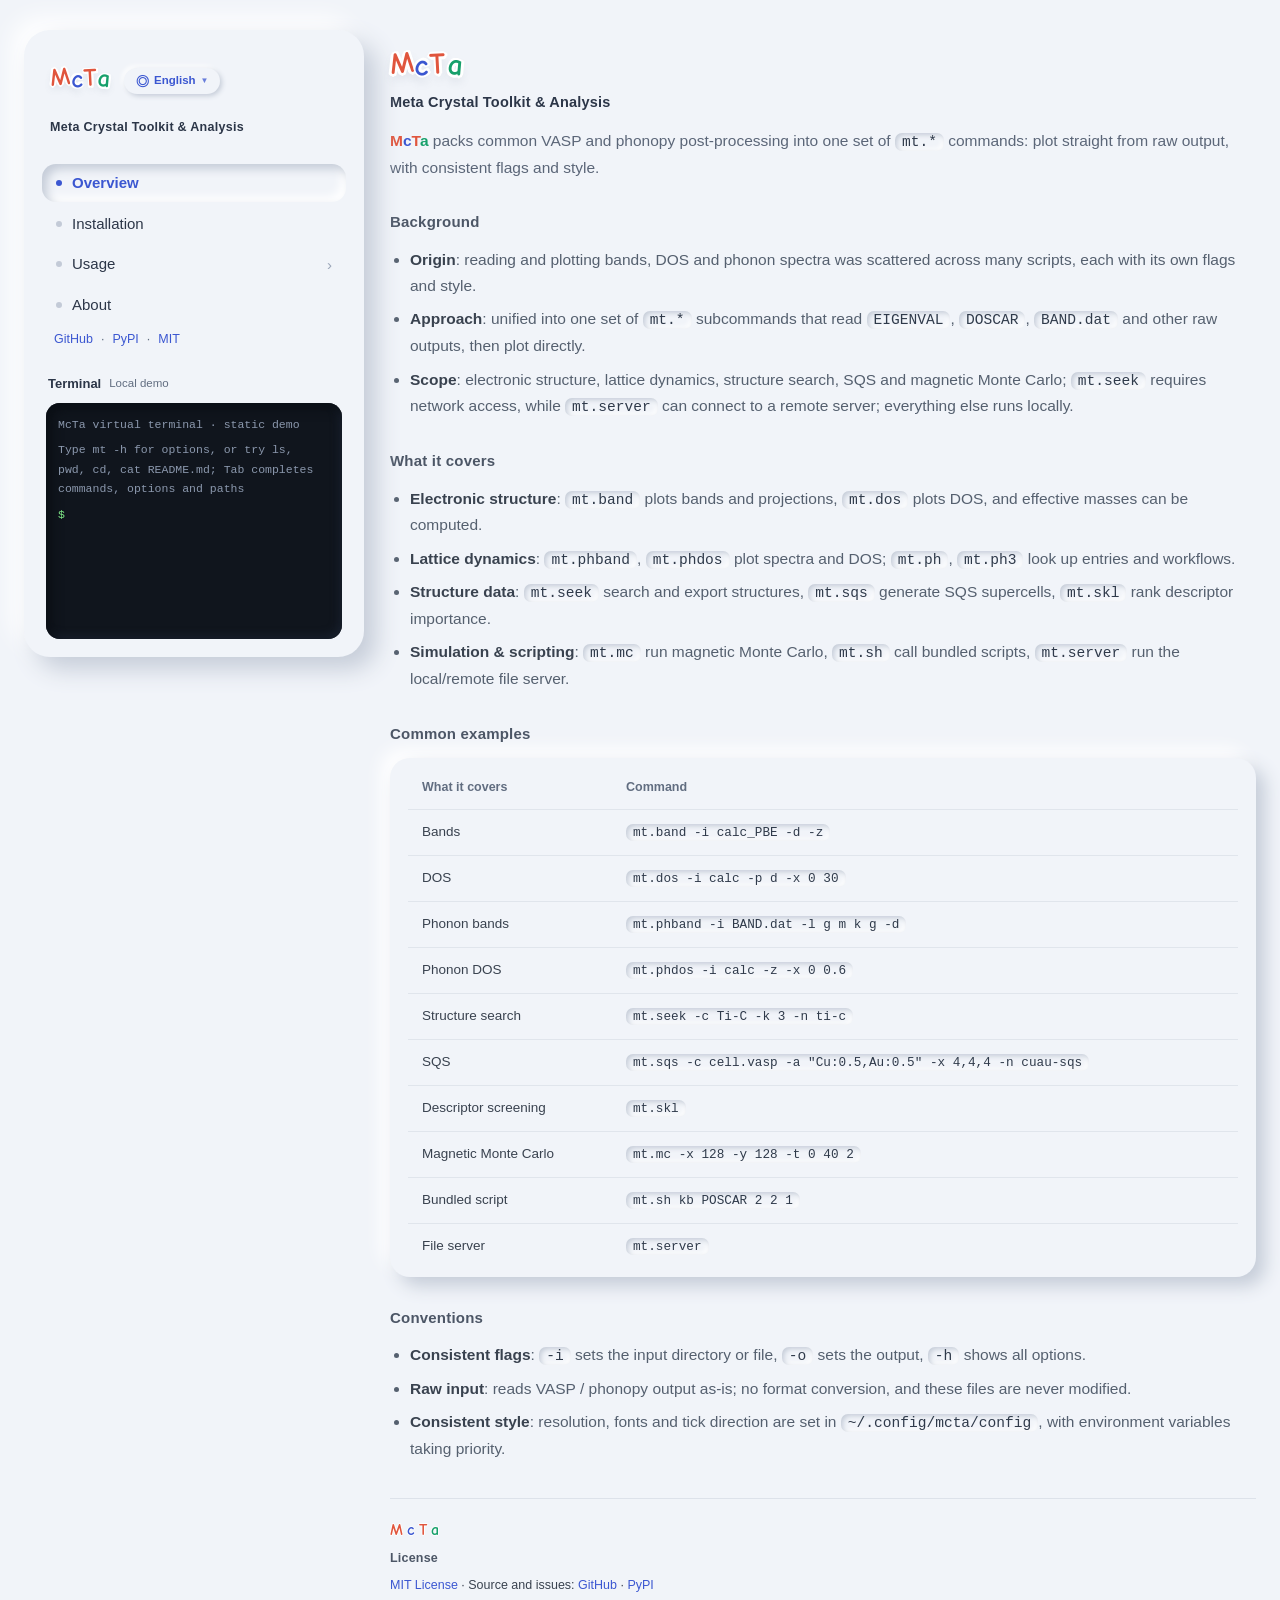
<file: index.html>
<!DOCTYPE html>
<html lang="zh-CN">
<head>
<meta charset="UTF-8">
<meta name="viewport" content="width=device-width, initial-scale=1">
<title>McTa · Meta Crystal Toolkit &amp; Analysis</title>
<meta name="description" content="McTa（格塔）把 VASP 与 phonopy 的常见后处理收进一组 mt.* 命令：直接读取原始输出绘制能带、态密度与声子谱，并支持结构检索、SQS、描述符分析与磁性蒙特卡洛。">
<link rel="canonical" href="https://lkccrr.github.io/mcta/">
<link rel="alternate" hreflang="zh-CN" href="https://lkccrr.github.io/mcta/">
<link rel="alternate" hreflang="en" href="https://lkccrr.github.io/mcta/?lang=en">
<link rel="alternate" hreflang="x-default" href="https://lkccrr.github.io/mcta/">
<link rel="icon" href="data:image/svg+xml,%3Csvg xmlns='http://www.w3.org/2000/svg' viewBox='0 0 64 64'%3E%3Crect width='64' height='64' rx='14' fill='%23f1f4f9'/%3E%3Ctext x='32' y='45' text-anchor='middle' font-family='Arial,Helvetica,sans-serif' font-size='36' font-weight='700' fill='%23e0553d'%3EM%3C/text%3E%3C/svg%3E">
<meta name="theme-color" content="#f1f4f9">
<meta property="og:type" content="website">
<meta property="og:site_name" content="mcta">
<meta property="og:title" content="McTa · Meta Crystal Toolkit &amp; Analysis">
<meta property="og:description" content="McTa（格塔）把 VASP 与 phonopy 的常见后处理收进一组 mt.* 命令：直接读取原始输出绘制能带、态密度与声子谱，并支持结构检索、SQS、描述符分析与磁性蒙特卡洛。">
<meta property="og:url" content="https://lkccrr.github.io/mcta/">
<meta property="og:locale" content="zh_CN">
<meta property="og:locale:alternate" content="en_US">
<meta name="twitter:card" content="summary">
<meta name="twitter:title" content="McTa · Meta Crystal Toolkit &amp; Analysis">
<meta name="twitter:description" content="McTa（格塔）把 VASP 与 phonopy 的常见后处理收进一组 mt.* 命令：直接读取原始输出绘制能带、态密度与声子谱，并支持结构检索、SQS、描述符分析与磁性蒙特卡洛。">
<noscript><style>.page{display:block!important}.term-wrap,.lang-switch{display:none}</style></noscript>
<style>
@font-face{font-family:"McTa Wordmark";src:url("[data-uri]") format("woff2");font-style:normal;font-weight:700 900;font-display:swap;} /* Comic Neue subset, SIL OFL 1.1 */
  :root {
    --bg: #f1f4f9;
    --ink: #39424f;
    --muted: #616d80;
    --accent: #3b57d1;
    --sd: #c5ccd8;
    --sl: #ffffff;
    --radius: 20px;
  }
  * { box-sizing: border-box; }
  body {
    margin: 0;
    background: var(--bg);
    color: var(--ink);
    font-family: -apple-system, BlinkMacSystemFont, "Segoe UI", "Noto Sans SC",
                 "PingFang SC", "Microsoft YaHei", sans-serif;
    font-size: 15.5px;
    line-height: 1.7;
    -webkit-font-smoothing: antialiased;
  }
  a { color: var(--accent); text-decoration: none; }
  a:focus-visible, button:focus-visible, input:focus-visible, [tabindex]:focus-visible {
    outline: 2px solid var(--accent); outline-offset: 2px;
  }
  code, pre {
    font-family: ui-monospace, SFMono-Regular, "SF Mono", Menlo, Consolas,
                 "Liberation Mono", monospace;
  }

  .app {
    display: grid;
    grid-template-columns: 340px minmax(0, 1fr);
    gap: 26px;
    max-width: 1280px;
    margin: 0 auto;
    padding: 30px 24px 60px;
    align-items: start;
  }

  /* ---------- 左侧栏 ---------- */
  .sidebar {
    position: sticky; top: 28px;
    max-height: calc(100vh - 56px);
    overflow-y: auto;
    padding: 24px 18px 18px;
    border-radius: 26px;
    background: var(--bg);
    box-shadow: 12px 12px 24px var(--sd), -12px -12px 24px var(--sl);
  }
  .sidebar { scrollbar-width: none; -ms-overflow-style: none; }
  .sidebar::-webkit-scrollbar { display: none; }

  .brand { padding: 0 8px; }
  .brand .logo,
  h1.wordmark {
    font-family: "McTa Wordmark", "Baloo 2", "Fredoka", "Arial Rounded MT Bold",
                 "Chalkboard SE", "Comic Sans MS", cursive;
    font-weight: 900;
    letter-spacing: 1px;
  }
  .brand .logo { font-size: 25px; display: inline-block; }
  h1.wordmark { font-size: 38px; letter-spacing: 1.2px; margin: 16px 0 6px; }
  .wordmark span {
    display: inline-block; cursor: pointer; user-select: none;
    transition: transform .25s ease;
    -webkit-text-stroke: 2px #fff; paint-order: stroke fill;
    text-shadow:
      2.5px 0 0 #fff, -2.5px 0 0 #fff, 0 2.5px 0 #fff, 0 -2.5px 0 #fff,
      1.8px 1.8px 0 #fff, -1.8px 1.8px 0 #fff,
      1.8px -1.8px 0 #fff, -1.8px -1.8px 0 #fff,
      0 6px 10px rgba(96, 108, 130, .22);
  }
  .brand .logo span {
    -webkit-text-stroke: 1.5px #fff; paint-order: stroke fill;
    text-shadow:
      1.8px 0 0 #fff, -1.8px 0 0 #fff, 0 1.8px 0 #fff, 0 -1.8px 0 #fff,
      1.3px 1.3px 0 #fff, -1.3px 1.3px 0 #fff,
      1.3px -1.3px 0 #fff, -1.3px -1.3px 0 #fff,
      0 4px 7px rgba(96, 108, 130, .2);
  }
  .wordmark span:nth-child(1) { transform: rotate(-6deg) translateY(-1px); }
  .wordmark span:nth-child(2) { transform: rotate(3deg) translateY(1px); }
  .wordmark span:nth-child(3) { transform: rotate(-3deg); }
  .wordmark span:nth-child(4) { transform: rotate(5deg) translateY(1px); }
  .w-m, .w-t { color: #e0553d; }
  .w-c { color: #3b57d1; }
  .w-a { color: #17a06b; }
  .brand-sub {
    display: block;
    margin: 12px -7px 0; padding: 6px 7px; border-radius: 10px;
    font-size: 12.5px; color: #2c3648; font-weight: 700; letter-spacing: .3px;
    text-decoration: none;
    transition: color .12s ease, box-shadow .12s ease;
  }
  .brand-sub:hover {
    color: var(--accent);
    box-shadow: 4px 4px 9px var(--sd), -4px -4px 9px var(--sl);
  }
  .brand-sub:active {
    box-shadow: inset 3px 3px 6px var(--sd), inset -3px -3px 6px var(--sl);
  }
  .lang-switch {
    display: inline-flex; align-items: center; gap: 5px;
    margin: 0; padding: 6px 10px; height: 26px; box-sizing: border-box;
    border: 0; border-radius: 999px;
    background: var(--bg); color: var(--accent);
    font: inherit; font-size: 11.5px; font-weight: 700; line-height: 1;
    cursor: pointer; width: 100%; justify-content: center; text-align: center;
    white-space: nowrap;
    box-shadow: 2px 2px 5px var(--sd), -2px -2px 5px var(--sl);
  }
  .lang-switch:hover { color: var(--accent); }
  .lang-switch:active {
    box-shadow: inset 3px 3px 6px var(--sd), inset -3px -3px 6px var(--sl);
  }
  .lang-globe { flex: 0 0 auto; font-size: 13px; line-height: 1; }
  .lang-name { flex: 0 0 auto; white-space: nowrap; letter-spacing: 0; }
  .lang-caret { flex: 0 0 auto; font-size: 8px; line-height: 1; opacity: .75; }
  .lang-wrap { position: relative; display: inline-flex; width: var(--lang-btn-w, 88px); min-width: 96px; margin: 14px 8px 0; }
  .lang-menu {
    position: absolute; top: calc(100% + 6px); left: 0; width: 100%; min-width: 0;
    flex-direction: column; gap: 0; padding: 0; display: none; z-index: 210;
    background: var(--bg); border-radius: 999px; overflow: hidden;
    box-shadow: 4px 4px 12px var(--sd), -4px -4px 12px var(--sl);
  }
  .lang-menu.open { display: flex; }
  .lang-menu-item {
    display: flex; align-items: center; justify-content: center;
    border: 0; background: transparent; color: var(--accent);
    box-shadow: none; width: 100%; height: 26px; box-sizing: border-box;
    font: inherit; font-size: 11.5px; font-weight: 700; line-height: 1;
    padding: 6px 13px; border-radius: 999px; cursor: pointer;
    text-align: center; white-space: nowrap;
  }
  .lang-menu-item:hover { background: rgba(120,134,156,.14); box-shadow: none; }
  .lang-menu-item:active { box-shadow: none; }
  .about-brand { color: #2c3648; font-weight: 700; }
  .about-line { display: flex; align-items: baseline; gap: 10px; margin: 12px 0 0; }
  .about-line .about-anim { margin: 0; }

  /* 关于页：代码结构前的字母跳跃发光 */
  .about-anim {
    display: flex; gap: 4px; margin: 10px 0 0;
    font-family: "McTa Wordmark", "Baloo 2", "Fredoka", "Arial Rounded MT Bold",
                 "Chalkboard SE", "Comic Sans MS", cursive;
    font-size: 21px; font-weight: 900; letter-spacing: 1px;
    user-select: none;
  }
  .about-anim span {
    display: inline-block;
    -webkit-text-stroke: 1.6px #fff; paint-order: stroke fill;
    animation: hop 1.6s ease-in-out infinite, glow 1.6s ease-in-out infinite;
  }
  .about-anim .w-m, .about-anim .w-t { --glow: 224, 85, 61; }
  .about-anim .w-c { --glow: 59, 87, 209; }
  .about-anim .w-a { --glow: 23, 160, 107; }
  .about-anim span:nth-child(2) { animation-delay: .12s; }
  .about-anim span:nth-child(3) { animation-delay: .24s; }
  .about-anim span:nth-child(4) { animation-delay: .36s; }
  .about-anim.sm { font-size: 15.75px; gap: 3px; margin: 18px 0 4px; }
  .about-anim.sm + h2.sec-title { margin: 0 0 6px; font-size: 12.5px; letter-spacing: .2px; }
  .about-anim.sm + h2.sec-title + p { margin: 0; font-size: 12.5px; line-height: 1.7; }
  @keyframes hop {
    0%, 100% { transform: translateY(0) scale(1); }
    32% { transform: translateY(-6px) scale(1.14); }
    52% { transform: translateY(0) scale(1); }
  }
  @keyframes glow {
    0%, 100% { text-shadow: 0 0 0 rgba(var(--glow), 0); }
    32% { text-shadow: 0 0 12px rgba(var(--glow), .6), 0 0 4px rgba(var(--glow), .45); }
  }

  .nav { margin-top: 20px; }
  .nav-item {
    display: flex; align-items: center; gap: 10px;
    padding: 6px 14px; margin-bottom: 3px;
    border-radius: 14px; color: #2c3648;
    font-size: 15px; cursor: pointer;
    transition: color .18s ease, box-shadow .18s ease;
  }
  .nav-item .dot {
    width: 6px; height: 6px; border-radius: 50%;
    background: #c3cad7; flex: none; transition: background .18s ease;
  }
  .nav-item:hover {
    color: var(--ink);
    box-shadow: 5px 5px 10px var(--sd), -5px -5px 10px var(--sl);
  }
  .nav-item.active {
    color: var(--accent); font-weight: 600;
    box-shadow: inset 5px 5px 10px var(--sd), inset -5px -5px 10px var(--sl);
  }
  .nav-item.active .dot { background: var(--accent); }

  .nav-item .chev {
    margin-left: auto; font-size: 15px; line-height: 1; color: #9aa5b8;
    transition: transform .2s ease;
  }
  .nav-item[aria-expanded="true"] .chev { transform: rotate(90deg); }
  .nav-sub { display: none; margin-top: -2px; }
  .nav-sub.open { display: block; animation: fade .2s ease; }
  .nav-sub .nav-item { --sd: #b8c1cf; --sl: #f7f9fc; padding: 5px 14px 5px 24px; font-size: 14.5px; margin-bottom: 2px; }
  .nav-sub .nav-item.active { color: #1f3596; }
  .nav-sub .nav-item.active .dot { background: #1f3596; }

  .side-foot {
    display: flex; gap: 8px; align-items: center;
    margin: 6px 12px 0; font-size: 12.5px; color: var(--muted);
  }
  .side-foot a { color: var(--accent); text-decoration: none; }
  .side-foot a:hover { text-decoration: underline; }
  .license-link { cursor: pointer; }
  .license-link:hover { text-decoration: underline; }
  .license-overlay {
    position: fixed; inset: 0; z-index: 9700;
    display: flex; align-items: center; justify-content: center; padding: 24px;
    background: rgba(23, 32, 46, .03);
    -webkit-backdrop-filter: blur(2px); backdrop-filter: blur(2px);
  }
  .license-text {
    margin: 0; position: relative; max-width: min(680px, 94vw); max-height: 80vh; overflow: auto;
    scrollbar-width: none; -ms-overflow-style: none;
    white-space: pre-wrap; overflow-wrap: anywhere;
    padding: 22px 28px; background: transparent; border: 0; box-shadow: none; color: #fff;
    font-family: ui-monospace, Consolas, "Courier New", monospace;
    font-size: 13px; line-height: 1.7;
    text-shadow: 0 0 2px rgba(8,14,26,1), 0 0 10px rgba(8,14,26,.9), 0 0 22px rgba(8,14,26,.6);
  }
  .license-text::-webkit-scrollbar { display: none; }
  .license-line { display: block; min-height: 1.7em; visibility: hidden; }
  .license-line.shown { visibility: visible; animation: lic-line-in .32s ease-out both; }
  @keyframes lic-line-in {
    from { opacity: 0; }
    to { opacity: 1; }
  }

  /* 侧栏：本地模拟终端 */
  .term-wrap { margin: 22px 4px 0; }
  .term-head {
    display: flex; align-items: baseline; justify-content: space-between;
    gap: 8px; margin: 0 2px 8px;
  }
  .term-wrap:not(.floating) .term-head { cursor: pointer; }
  .term-head .t { font-size: 13px; font-weight: 600; color: #2c3648; }
  .term-state { font-size: 11.5px; color: var(--muted); }
  .term-box {
    position: relative; overflow: hidden;
    height: 236px; padding: 12px 12px 10px;
    border-radius: 14px; background: #10151d;
    box-shadow: inset 5px 5px 12px #0a0e14, inset -3px -3px 8px #1a2230;
    font-family: ui-monospace, SFMono-Regular, Menlo, Consolas,
                 "Liberation Mono", monospace;
    font-size: 11.5px; line-height: 1.7; color: #c9d4e4;
    cursor: text; scrollbar-width: thin;
  }
  .term-box::-webkit-scrollbar { width: 6px; }
  .term-box::-webkit-scrollbar-thumb { background: #2b3547; border-radius: 999px; }
  .term-rain {
    position: absolute; inset: 0; z-index: 0; pointer-events: none;
    opacity: .28; transition: opacity .35s ease;
  }
  .term-scroll {
    position: relative; z-index: 1;
    height: 100%; overflow-y: auto;
    padding-right: 4px;
  }
  .term-scroll::-webkit-scrollbar { width: 6px; }
  .term-scroll::-webkit-scrollbar-thumb { background: #2b3547; border-radius: 999px; }
  .term-out, .term-line { position: relative; z-index: 1; }
  .term-out { margin: 0 0 6px; white-space: pre-wrap; word-break: break-word; }
  .term-out .p { color: #7ee787; }
  .term-out .cmd { color: #e6edf7; }
  .term-out.dim { color: #8b98ad; }
  .term-out.err { color: #f0a08f; }
  .term-line { display: flex; gap: 6px; align-items: baseline; }
  .term-prompt { color: #7ee787; flex: none; }
  .term-in {
    flex: 1; min-width: 0; padding: 0; border: 0; outline: 0;
    background: transparent; color: #e6edf7; font: inherit;
    caret-color: #7ee787;
  }
  .term-in:focus-visible { outline: 0; }
  .term-line:focus-visible, .term-line:focus { outline: 0; box-shadow: none; }

  /* 终端浮窗：点击终端顶端栏后脱离侧栏，可拖动、缩放、最大化 */
  .term-head { align-items: center; }
  .term-title { display: flex; align-items: center; gap: 8px; min-width: 0; }
  .term-tools { display: none; margin-left: auto; gap: 3px; flex: none; }
  .term-open { display: none; }
  .term-wrap.floating .term-tools { display: flex; }
  .term-tools button {
    width: 24px; height: 24px; padding: 0; border: 0; border-radius: 7px;
    background: var(--bg); color: #4c5666;
    font: inherit; font-size: 13px; line-height: 1;
    display: inline-flex; align-items: center; justify-content: center;
    cursor: pointer;
    box-shadow: 2px 2px 5px var(--sd), -2px -2px 5px var(--sl);
  }
  .term-tools button:hover { color: var(--accent); }
  .term-tools button:active {
    box-shadow: inset 2px 2px 4px var(--sd), inset -2px -2px 4px var(--sl);
  }
  .term-tools .win-glyph { display: inline-flex; align-items: center; justify-content: center; line-height: 1; }
  .win-glyph svg { display: block; width: 15px; height: 15px; fill: none; stroke: currentColor; stroke-width: 1.8; stroke-linecap: round; stroke-linejoin: round; }
  .hidden { display: none !important; }
  /* 最小化：主体隐藏，只留顶栏，停靠页面下方 */
  .term-wrap.floating.win-min {
    width: auto !important; height: 40px !important; min-width: 0 !important; min-height: 40px !important;
    max-width: calc(100vw - 16px) !important; max-height: 40px !important; padding: 6px 10px !important;
    border-radius: 12px !important; overflow: visible !important; transition: none !important; transform: none !important;
    white-space: nowrap;
  }
  .term-wrap.floating.win-min .term-box,
  .term-wrap.floating.win-min .resize-handle { display: none !important; }
  .term-wrap.floating.win-min .term-head { cursor: default !important; margin: 0 !important; }
  /* 最小化态只保留：最大化 + 还原到侧栏；顶栏文字可点击还原 */
  .term-wrap.floating.win-min .term-tools button:not([data-term-act="max"]):not([data-term-act="dock"]) { display: none !important; }
  .term-wrap.floating.win-min .term-title { cursor: pointer !important; white-space: nowrap; overflow: hidden; text-overflow: ellipsis; min-width: 0; }
  .term-wrap.floating.win-min .term-title .term-state { display: inline !important; font-size: 11.5px; opacity: .9; }
  .term-wrap.floating {
    position: fixed; z-index: 45;
    display: flex; flex-direction: column;
    margin: 0; padding: 10px 12px 12px; border-radius: 18px;
    background: var(--bg);
    box-shadow: 0 18px 44px rgba(28, 42, 64, .26), 0 2px 8px rgba(28, 42, 64, .14),
                8px 8px 18px var(--sd), -8px -8px 18px var(--sl);
    max-width: calc(100vw - 8px); max-height: calc(100vh - 4px);
  }
  .term-wrap.floating .term-head { cursor: move; touch-action: none; margin-bottom: 8px; }
  .term-wrap.floating .term-box { flex: 1 1 auto; height: auto; min-height: 120px; }
  .term-wrap.dragging { user-select: none; }
  .term-wrap.floating .term-box { user-select: text; }

  /* 四角/四边缩放手柄 */
  .term-wrap.floating .resize-handle { position: absolute; z-index: 2; }
  .term-wrap.floating .rh-t { top: -3px; left: 10px; right: 10px; height: 6px; cursor: ns-resize; }
  .term-wrap.floating .rh-b { bottom: -3px; left: 10px; right: 10px; height: 6px; cursor: ns-resize; }
  .term-wrap.floating .rh-l { left: -3px; top: 10px; bottom: 10px; width: 6px; cursor: ew-resize; }
  .term-wrap.floating .rh-r { right: -3px; top: 10px; bottom: 10px; width: 6px; cursor: ew-resize; }
  .term-wrap.floating .rh-tl { top: -3px; left: -3px; width: 12px; height: 12px; cursor: nwse-resize; }
  .term-wrap.floating .rh-tr { top: -3px; right: -3px; width: 12px; height: 12px; cursor: nesw-resize; }
  .term-wrap.floating .rh-bl { bottom: -3px; left: -3px; width: 12px; height: 12px; cursor: nesw-resize; }
  .term-wrap.floating .rh-br { bottom: -3px; right: -3px; width: 12px; height: 12px; cursor: nwse-resize; }

  /* ---------- 右侧内容 ---------- */
  .content { min-width: 0; }
  .page { display: none; }
  .page.active { display: block; animation: fade .26s ease; }
  @keyframes fade {
    from { opacity: 0; transform: translateY(6px); }
    to { opacity: 1; transform: none; }
  }
  /* 脚本未能执行时的兜底：至少让概览页可见 */
  body:not(.js) #page-overview { display: block; }

  .page-head { margin-bottom: 26px; }
  .eyebrow {
    display: inline-block; padding: 5px 13px; border-radius: 999px;
    font-size: 11.5px; font-weight: 600; letter-spacing: .8px;
    color: var(--accent);
    box-shadow: inset 4px 4px 8px var(--sd), inset -4px -4px 8px var(--sl);
  }
  h1 {
    font-size: 30px; line-height: 1.25; margin: 16px 0 8px;
    letter-spacing: -.3px;
  }
  #page-overview h1.wordmark { font-size: 30px; }
  .full-name {
    margin: 0 0 14px; font-size: 14.5px; color: #2c3648; font-weight: 700; letter-spacing: .2px;
  }
  .lede { margin: 0; color: #5b6678; font-size: 15.5px; }

  h2.sec-title {
    font-size: 15px; margin: 28px 0 12px; color: #4c5666;
    letter-spacing: .2px;
  }

  .card {
    background: var(--bg); border-radius: var(--radius);
    padding: 22px 24px;
    box-shadow: 9px 9px 18px var(--sd), -9px -9px 18px var(--sl);
  }
  pre {
    margin: 0; padding: 8px 18px; border-radius: 14px;
    background: var(--bg); color: #2f3a4a;
    font-size: 15px; line-height: 1.65;
    overflow-x: auto;
    box-shadow: inset 5px 5px 10px var(--sd), inset -5px -5px 10px var(--sl);
  }
  pre.help { padding: 16px 18px; line-height: 1.75; }
  .param-ref { display: grid; gap: 10px; }
  .param-item { border: 1px solid var(--sd); border-radius: 12px; background: var(--sl); overflow: hidden; }
  .param-item > summary { cursor: pointer; padding: 10px 16px; font-family: ui-monospace, Menlo, Consolas, monospace; font-weight: 600; color: var(--ink); }
  .param-item > pre.help { margin: 0; border-top: 1px solid var(--sd); border-radius: 0; font-size: 12.5px; }
  pre .c { color: #8a94a6; }
  .pre-wrap { position: relative; }
  .pre-group { display: grid; gap: 10px; }
  .pre-wrap pre { padding-right: 66px; }
  .copy-btn {
    position: absolute; top: 8px; right: 8px;
    padding: 3px 10px; border: 0; border-radius: 8px;
    background: var(--bg); color: var(--muted);
    font: inherit; font-size: 11.5px; line-height: 1.5; cursor: pointer;
    box-shadow: 3px 3px 6px var(--sd), -3px -3px 6px var(--sl);
    opacity: 0; transition: opacity .15s ease, color .15s ease;
  }
  .pre-wrap:hover .copy-btn, .copy-btn:focus { opacity: 1; }
  .copy-btn:hover { color: var(--accent); }
  @media (hover: none) { .copy-btn { opacity: 1; } }
  .code-copy { cursor: pointer; }
  .code-copy:hover { color: var(--accent); }
  .toast {
    position: fixed; left: 50%; bottom: 30px; z-index: 50;
    transform: translate(-50%, 10px); opacity: 0; pointer-events: none;
    padding: 8px 16px; border-radius: 12px;
    background: var(--bg); color: var(--ink); font-size: 13px;
    box-shadow: 6px 6px 14px var(--sd), -6px -6px 14px var(--sl);
    transition: opacity .2s ease, transform .2s ease;
  }
  .toast.show { opacity: 1; transform: translate(-50%, 0); }

  p code, li code, td code {
    padding: 1px 7px; border-radius: 7px;
    background: var(--bg); color: #2f3a4a; font-size: .94em;
    box-shadow: inset 2px 2px 5px var(--sd), inset -2px -2px 5px var(--sl);
  }

  ul.plain { margin: 0; padding-left: 20px; color: #55606f; }
  ul.plain li { margin: 7px 0; }
  ul.plain b { color: var(--ink); }

  table {
    width: 100%; border-collapse: collapse; font-size: 13.5px;
  }
  th, td { text-align: left; padding: 11px 14px; }
  th { color: var(--muted); font-weight: 600; font-size: 12.5px; }
  tbody tr { border-top: 1px solid rgba(120, 132, 154, .14); }
  td:first-child { white-space: nowrap; }

  .card.table-card { padding: 8px 18px; overflow-x: auto; }

  .site-foot { margin-top: 36px; padding-top: 18px; border-top: 1px solid rgba(120, 132, 154, .16); }
  .site-foot .about-anim.sm { margin: 0 0 4px; }

  @media (max-width: 900px) {
    .app { grid-template-columns: 1fr; gap: 22px; padding: 22px 16px 48px; }
    .sidebar {
      position: static; max-height: none; padding: 16px;
      border-radius: 22px;
    }
    .brand { padding: 0 4px; }
    .nav { display: flex; flex-wrap: wrap; gap: 8px; margin-top: 12px; }
    .side-foot { display: flex; margin: 12px 4px 0; }
    .nav-item { margin: 0; white-space: nowrap; padding: 8px 12px; font-size: 13.5px; }
    .nav-sub { width: 100%; }
    .nav-sub.open { display: flex; flex-wrap: wrap; gap: 8px; }
    .nav-sub .nav-item { padding-left: 12px; font-size: 13.5px; }
    .term-wrap { margin: 22px 4px 0; display: block; }
    .term-wrap.floating { display: flex; }
    .term-box { height: 220px; }
    .term-open { display: none; }
    h1 { font-size: 26px; }
  }

  /* mt.server：SSH 端口转发关系图 */
  .tunnel-card { margin: 16px 0 6px; padding: 18px 20px 14px; }
  .tunnel-fig { width: 100%; height: auto; display: block; }
  .tunnel-fig text { font-family: -apple-system, BlinkMacSystemFont, "Segoe UI", "Noto Sans SC", "PingFang SC", "Microsoft YaHei", sans-serif; }
  .tunnel-fig .t-label { fill: #39424f; font-size: 15px; font-weight: 600; }
  .tunnel-fig .t-sub { fill: #616d80; font-size: 12.5px; }
  .tunnel-fig .t-mono { fill: #3b57d1; font-family: ui-monospace, Menlo, Consolas, monospace; font-size: 11px; }
  .tunnel-card figcaption { margin-top: 8px; text-align: center; color: #616d80; font-size: 13px; }
  .tunnel-steps { margin: 12px 0 0; padding-left: 22px; }
  .tunnel-steps li { margin: 6px 0; line-height: 1.75; }
</style>
</head>
<body>

<div class="app">

  <aside class="sidebar">
    <div class="brand">
      <div class="logo wordmark" role="img" aria-label="McTa"><span class="w-m">M</span><span class="w-c">c</span><span class="w-t">T</span><span class="w-a">a</span></div>
      <span class="lang-wrap" id="langWrap"><button type="button" class="lang-switch" id="langToggle" title="切换语言 / Switch language" aria-label="切换语言 / Switch language" aria-haspopup="true" aria-expanded="false"><span class="lang-globe" aria-hidden="true">◎</span><span class="lang-name">中文</span><span class="lang-caret" aria-hidden="true">▼</span></button><span class="lang-menu" id="langMenu" role="menu"><button type="button" class="lang-menu-item" id="langMenuItem" role="menuitem">English</button></span></span>
      <a class="brand-sub" href="#overview">格塔 · Meta Crystal Toolkit &amp; Analysis</a>
    </div>

    <nav class="nav">
      <a class="nav-item" href="#overview" data-page="overview"><span class="dot"></span>概览</a>
      <a class="nav-item" href="#install" data-page="install"><span class="dot"></span>安装</a>
      <a class="nav-item" id="startToggle" href="#start" data-page="start" aria-expanded="false" aria-controls="cmdList">
        <span class="dot"></span>使用<span class="chev">›</span>
      </a>

      <div class="nav-sub" id="cmdList">
        <a class="nav-item" href="#spectra" data-page="spectra"><span class="dot"></span>能带与态密度</a>
        <a class="nav-item" href="#ph" data-page="ph"><span class="dot"></span>mt.ph / mt.ph3</a>
        <a class="nav-item" href="#seek" data-page="seek"><span class="dot"></span>mt.seek / mt.sqs / mt.skl</a>
        <a class="nav-item" href="#mc" data-page="mc"><span class="dot"></span>mt.mc</a>
        <a class="nav-item" href="#sh" data-page="sh"><span class="dot"></span>mt.sh</a>
        <a class="nav-item" href="#server" data-page="server"><span class="dot"></span>mt.server</a>
      </div>

      <a class="nav-item" href="#about" data-page="about"><span class="dot"></span>关于</a>
    </nav>

    <button type="button" class="term-open" id="termOpen" aria-label="打开终端">终端</button>

    <div class="side-foot">
      <a href="https://github.com/lkccrr/mcta" target="_blank" rel="noopener">GitHub</a><span>·</span>
      <a href="https://pypi.org/project/mcta/" target="_blank" rel="noopener">PyPI</a><span>·</span>
      <a class="license-link" id="sideMit" href="#" role="button" tabindex="0" title="查看许可">MIT</a>
    </div>

    <div class="term-wrap">
      <div class="term-head">
        <span class="term-title">
          <span class="t">终端</span>
          <span class="term-state">本地模拟</span>
        </span>
        <span class="term-tools" role="group">
          <button type="button" data-term-act="min" title="最小化" aria-label="最小化"><span class="win-glyph" aria-hidden="true"><svg viewBox="0 0 24 24"><path d="M5 12h14"/></svg></span></button>
          <button type="button" data-term-act="restore" title="还原" aria-label="还原"><span class="win-glyph" aria-hidden="true"><svg viewBox="0 0 24 24"><path d="M3 11a9 9 0 1 1 2.6 6.4"/><path d="M3 5v6h6"/></svg></span></button>
          <button type="button" data-term-act="max" title="放大到整个页面" aria-label="放大到整个页面"><span class="max-icon win-glyph" aria-hidden="true"><svg viewBox="0 0 24 24"><path d="M7 17 17 7"/><path d="M9 7h8v8"/></svg></span><span class="restore-icon win-glyph hidden" aria-hidden="true"><svg viewBox="0 0 24 24"><path d="M17 7 7 17"/><path d="M15 17H7V9"/></svg></span></button>
          <button type="button" data-term-act="dock" title="还原到侧栏" aria-label="还原到侧栏"><span class="win-glyph" aria-hidden="true"><svg viewBox="0 0 24 24"><rect x="3" y="4" width="18" height="16" rx="2"/><path d="M9 4v16"/><path d="m14 9-3 3 3 3"/></svg></span></button>
        </span>
      </div>
      <div class="term-box" id="siteTerm">
        <canvas class="term-rain" aria-hidden="true"></canvas>
        <div class="term-scroll">
          <div id="termLog"></div>
          <div class="term-line">
            <span class="term-prompt">$</span>
            <input class="term-in" id="termIn" type="text" autocomplete="off"
                   autocapitalize="off" spellcheck="false"
                   aria-label="McTa 命令演示终端">
          </div>
        </div>
      </div>
      <span class="resize-handle rh-tl"></span><span class="resize-handle rh-t"></span><span class="resize-handle rh-tr"></span>
      <span class="resize-handle rh-l"></span><span class="resize-handle rh-r"></span>
      <span class="resize-handle rh-bl"></span><span class="resize-handle rh-b"></span><span class="resize-handle rh-br"></span>
    </div>
  </aside>

  <main class="content">

    <!-- 概览 -->
    <section class="page" id="page-overview">
      <header class="page-head">
        <h1 class="wordmark" aria-label="McTa"><span class="w-m">M</span><span class="w-c">c</span><span class="w-t">T</span><span class="w-a">a</span></h1>
        <p class="full-name">格塔 · Meta Crystal Toolkit &amp; Analysis</p>
        <p class="lede">
          <span class="about-brand"><span class="w-m">M</span><span class="w-c">c</span><span class="w-t">T</span><span class="w-a">a</span></span> 把 VASP 与 phonopy 的常见后处理收进一组 <code>mt.*</code> 命令：读原始输出直接出图，
          参数与风格保持一致。
        </p>
      </header>

      <h2 class="sec-title">背景</h2>
      <ul class="plain">
        <li><b>起点</b>：能带、态密度、声子谱的读取与绘图散落在多份脚本里，参数与出图风格各不相同。</li>
        <li><b>做法</b>：统一为一组 <code>mt.*</code> 子命令，读 <code>EIGENVAL</code>、<code>DOSCAR</code>、<code>BAND.dat</code> 等原始输出即可出图。</li>
        <li><b>范围</b>：电子结构、晶格动力学、结构检索、准随机固溶体与磁性蒙特卡洛；除 <code>mt.seek</code> 联网，<code>mt.server</code> 可连接服务器外都在本地完成。</li>
      </ul>

      <h2 class="sec-title">用途</h2>
      <ul class="plain">
        <li><b>电子结构</b>：<code>mt.band</code> 出能带与投影，<code>mt.dos</code> 出态密度，可计算有效质量。</li>
        <li><b>晶格动力学</b>：<code>mt.phband</code>、<code>mt.phdos</code> 出谱与态密度；<code>mt.ph</code>、<code>mt.ph3</code> 查词条与流程。</li>
        <li><b>结构数据</b>：<code>mt.seek</code> 检索并导出结构，<code>mt.sqs</code> 生成准随机固溶体，<code>mt.skl</code> 评估描述符重要性。</li>
        <li><b>模拟与脚本</b>：<code>mt.mc</code> 跑磁性蒙特卡洛，<code>mt.sh</code> 调用随包脚本，<code>mt.server</code> 运行本地/远程文件服务。</li>
      </ul>

      <h2 class="sec-title">常用示例</h2>
      <div class="card table-card">
        <table>
          <thead>
            <tr><th>用途</th><th>命令</th></tr>
          </thead>
          <tbody>
            <tr><td>能带</td><td><code>mt.band -i calc_PBE -d -z</code></td></tr>
            <tr><td>态密度</td><td><code>mt.dos -i calc -p d -x 0 30</code></td></tr>
            <tr><td>声子谱</td><td><code>mt.phband -i BAND.dat -l g m k g -d</code></td></tr>
            <tr><td>声子态密度</td><td><code>mt.phdos -i calc -z -x 0 0.6</code></td></tr>
            <tr><td>结构检索</td><td><code>mt.seek -c Ti-C -k 3 -n ti-c</code></td></tr>
            <tr><td>准随机固溶体</td><td><code>mt.sqs -c cell.vasp -a "Cu:0.5,Au:0.5" -x 4,4,4 -n cuau-sqs</code></td></tr>
            <tr><td>描述符筛选</td><td><code>mt.skl</code></td></tr>
            <tr><td>磁性蒙特卡洛</td><td><code>mt.mc -x 128 -y 128 -t 0 40 2</code></td></tr>
            <tr><td>随包脚本</td><td><code>mt.sh kb POSCAR 2 2 1</code></td></tr>
            <tr><td>文件服务</td><td><code>mt.server</code></td></tr>
          </tbody>
        </table>
      </div>

      <h2 class="sec-title">统一约定</h2>
      <ul class="plain">
        <li><b>参数一致</b>：<code>-i</code> 指定输入目录或文件，<code>-o</code> 指定输出，<code>-h</code> 查看全部参数。</li>
        <li><b>输入原样</b>：只读取 VASP / phonopy 的原始输出，不要求先转格式，也不改动这些文件。</li>
        <li><b>风格统一</b>：分辨率、字体、刻度方向集中在 <code>~/.config/mcta/config</code>，环境变量优先。</li>
      </ul>

    </section>

    <!-- 使用 -->
    <section class="page" id="page-start">
      <header class="page-head">
        <span class="eyebrow">USAGE</span>
        <h1>使用</h1>
        <p class="lede">进入计算目录后，先看它认得哪些文件，再决定画什么。</p>
      </header>

      <p style="margin:0 0 10px">运行 <code>mt</code> 总览当前目录，查看可用的计算文件。</p>

      <pre class="help">mt：命令统一入口，负责说明用途并把参数原样转给对应的工具。
mt &lt; band | dos | phband | phdos | ph | ph3 | seek | skl | sqs | mc | sh | server &gt; [参数]
等价于 mt.band | mt.dos | mt.phband | mt.phdos | mt.ph | mt.ph3 | mt.seek mt.skl | mt.sqs | mt.sh | mt.server [参数]</pre>

      <h2 class="sec-title">配置入口</h2>
      <div class="card">
        <p style="margin:0 0 10px">
          <b>写法</b>：所有设置都可写成环境变量，或写入 <code>~/.config/mcta/config</code>（<code>KEY=VALUE</code>），
          环境变量优先。
        </p>
        <p style="margin:0 0 10px">
          <b>图形参数</b>：<code>MT_RESOL</code>、<code>MT_FONT_FAMILY</code>、<code>MT_MATHTEXT_FONTSET</code>、
          <code>MT_XTICK_DIRECTION</code>、<code>MT_YTICK_DIRECTION</code>。
        </p>
        <p style="margin:0 0 10px">
          <b>结构检索与描述符分析</b>（<code>mt.seek</code> / <code>mt.sqs</code> / <code>mt.skl</code>）：<code>MP_API_KEY</code>（免费的 Materials Project API Key，在线检索必填）、
          <code>MT_SEEK_HOME</code>、<code>MT_SEEK_CONFIG</code>、<code>MT_SEEK_API_KEY</code>、
          <code>MT_SEEK_PROVIDER</code>、<code>MT_SEEK_BASE_URL</code>、<code>MT_SEEK_MODEL</code>、
          <code>MT_SEEK_MAX_TURNS</code>、<code>MT_SEEK_MAX_CAND</code>，含义见 <code>mt.seek -h</code>。
        </p>
        <p style="margin:0 0 10px">
          <b>本地文件与终端服务（mt.server）</b>：<code>MCTA_REMOTE_SOCKET</code>（-c/--socket 默认路径及远端 mt.server Unix socket 路径）、
          <code>MCTA_REMOTE_RENDER_MIN_MB</code>（-R 启用远端 3D 解析的大小阈值 MB）、
          <code>MCTA_REMOTE_LIST_TTL</code>（远端目录缓存秒数）、
          <code>MCTA_RENDER_CACHE_MAX_MB</code>（3D 渲染缓存容量上限 MB）、
          <code>MCTA_CACHE_FRESH_SECONDS</code>（缓存淘汰保护窗口秒数）、
          <code>MCTA_RENDER_RETRY_SECONDS</code>（远端渲染失败后的重试间隔秒数）、
          <code>MCTA_RENDER_TOTAL_SECONDS</code>（单次渲染总时长上限秒数）、
          <code>MCTA_XFER_CHANNELS</code>（传输通道数，默认 3，第 3 条仅小文件）、<code>MCTA_XFER_LARGE_MB</code>（大文件阈值 MB）、
          <code>XDG_CACHE_HOME</code>（3D 渲染、-R 文件与 mt.seek 缓存目录本身，默认 ~/.cache/mcta；设置后不再追加 mcta，mt.seek 缓存在 &lt;XDG_CACHE_HOME&gt;/seek）。
        </p>
        <p style="margin:0">
          <b>其他工具</b>：<code>MT_PH_DOCS</code>、<code>MT_PH3_DOCS</code>、<code>MTSH_SCRIPTS</code>、
          <code>PBE_PATH</code>、<code>LDA_PATH</code>、<code>GGA_PATH</code>。
        </p>
      </div>

      <h2 class="sec-title">命令参数清单</h2>
      <p style="margin:0 0 10px">展开查看每个命令的完整参数；与虚拟终端中 <code>mt &lt;command&gt; -h</code> 的输出一致。</p>
      <div id="paramRef" class="param-ref"></div>

    </section>

    <!-- 安装 -->
    <section class="page" id="page-install">
      <header class="page-head">
        <span class="eyebrow">INSTALLATION</span>
        <h1>安装</h1>
        <p class="lede">
          通过 pip 安装，默认只含 numpy、matplotlib、ase、spglib、paramiko（mt.server -R/--ssh 用），其余包按需追加。
        </p>
      </header>

      <div class="card table-card">
        <table>
          <thead>
            <tr><th>命令</th><th>启用的入口</th><th>额外依赖</th></tr>
          </thead>
          <tbody>
            <tr><td><code>pip install mcta</code></td><td>mt、band、dos、phband、phdos、ph、ph3、sh、server</td><td>numpy、matplotlib、ase、spglib、paramiko</td></tr>
            <tr><td><code>pip install mcta[seek]</code></td><td>mt.seek，同时启用 mt.skl</td><td>pymatgen、mp-api、scikit-learn 等</td></tr>
            <tr><td><code>pip install mcta[skl]</code></td><td>mt.skl</td><td>scikit-learn、joblib</td></tr>
            <tr><td><code>pip install mcta[sqs]</code></td><td>mt.sqs</td><td>sqsgenerator</td></tr>
            <tr><td><code>pip install mcta[mc]</code></td><td>mt.mc</td><td>numba</td></tr>
            <tr><td><code>pip install mcta[all]</code></td><td>全部</td><td>以上所有</td></tr>
          </tbody>
        </table>
      </div>

      <p style="margin:10px 0 0">
        Debian/Ubuntu 等启用 PEP 668 的系统会拒绝直接 pip install（externally-managed-environment）；建议先建虚拟环境 python3 -m venv .venv && . .venv/bin/activate 再执行上表命令；若接受风险，可在命令后加 --user --break-system-packages，或用 pipx。
      </p>

      <h2 class="sec-title">说明</h2>
      <p style="margin:0">
        Python ≥ 3.9。未安装对应可选依赖时，命令会给出提示而不是直接报错。
      </p>

    </section>

    <!-- 关于 -->
    <section class="page" id="page-about">
      <header class="page-head">
        <span class="eyebrow">ABOUT</span>
        <h1>关于</h1>
      </header>

      <div class="about-line">
        <div class="about-anim" aria-hidden="true"><span class="w-m">M</span><span class="w-c">c</span><span class="w-t">T</span><span class="w-a">a</span></div>
      </div>

      <h2 class="sec-title">代码结构</h2>
      <div class="card table-card">
        <table>
          <thead>
            <tr><th>路径</th><th>内容</th></tr>
          </thead>
          <tbody>
            <tr><td><code>pyproject.toml</code></td><td>打包配置、依赖与命令行入口注册</td></tr>
            <tr><td><code>index.html</code></td><td>项目主页与说明（中英双语，按浏览器语言自动切换）</td></tr>
            <tr><td><code>mcta/__init__.py</code></td><td>版本号与包元数据</td></tr>
            <tr><td><code>mcta/__main__.py</code></td><td>命令行入口：<code>mt</code> 的参数分发与转发、<code>-h</code> 帮助文本与版本输出</td></tr>
            <tr><td><code>mcta/_flags.py</code></td><td>子命令表、总览；绘图字体、分辨率与刻度配置</td></tr>
            <tr><td><code>mcta/bandplot/</code></td><td>能带、态密度、声子谱与声子文档（VASP / phonopy / phono3py）</td></tr>
            <tr><td><code>mcta/seek/</code></td><td>结构检索、SQS、描述符分析与检索代理</td></tr>
            <tr><td><code>mcta/sqs/</code></td><td>准随机固溶体生成</td></tr>
            <tr><td><code>mcta/skl/</code></td><td>描述符重要性与粗筛</td></tr>
            <tr><td><code>mcta/mc/</code></td><td>蒙特卡洛引擎、晶格几何、并行与绘图</td></tr>
            <tr><td><code>mcta/sh/</code></td><td><code>mt.sh</code> 调度与内置脚本</td></tr>
            <tr><td><code>mcta/server/</code></td><td>文件服务、中英双语页面、终端与 3D 查看器资源（xterm.js / xterm.css / 3dmol-min.js）</td></tr>
          </tbody>
        </table>
      </div>

    </section>

    <!-- 能带与态密度 -->
    <section class="page" id="page-spectra">
      <header class="page-head">
        <span class="eyebrow">电子结构 · 晶格动力学</span>
        <h1>能带与态密度</h1>
        <p class="lede">
          四个绘图命令共用同一套参数与出图风格：<code>mt.band</code>、<code>mt.dos</code> 处理电子结构，
          <code>mt.phband</code>、<code>mt.phdos</code> 处理声子谱。
        </p>
      </header>

      <h2 class="sec-title">mt.band · 能带</h2>
      <p>能带结构绘图：可叠加 DOS、轨道投影与自旋极化镜像图，计算有效质量，并对比两三个计算结果。</p>
      <pre>mt.band -i calc_PBE -d -z
mt.band -i calc_PBE -r -p Mo-d
mt.band -i calc_PBE -m 0.15</pre>
      <ul class="plain">
        <li><code>-d</code> 在能带右侧拼接 DOS 面板，<code>-z</code> 生成自旋极化镜像图。</li>
        <li><code>-p Mo-d</code> 叠加轨道投影，<code>-m 0.15</code> 估算带边有效质量。</li>
        <li>传入多个目录即可并排比较不同泛函或不同磁序的结果。</li>
      </ul>

      <h2 class="sec-title">mt.dos · 态密度</h2>
      <p>独立的态密度图，能量在横轴；可切换为与能带面板一致的纵向排布，支持投影与填充。</p>
      <pre>mt.dos -i calc -p d -x 0 30
mt.dos -i calc -o PDOS.png -z</pre>
      <ul class="plain">
        <li><code>-p d</code> 绘制 d 轨道投影，<code>-x 0 30</code> 限定能量窗口。</li>
        <li><code>-z</code> 旋转为纵向排布，与 <code>mt.band</code> 的拼图风格一致。</li>
      </ul>

      <h2 class="sec-title">mt.phband · 声子能带</h2>
      <p>声子能带绘图：可附 DOS 面板、对光学支做断轴处理，支持多个 <code>BAND.dat</code> 并排比较。</p>
      <pre>mt.phband -i BAND.dat -l g m k g -d
mt.phband -B 23 100 -y -2 110</pre>
      <ul class="plain">
        <li><code>-l g m k g</code> 按给定顺序标注高对称点。</li>
        <li><code>-B 23 100</code> 设置断轴区间，避免低频声学支压扁光学支。</li>
        <li><code>-d</code> 附上声子态密度，<code>-y</code> 指定频率范围。</li>
      </ul>

      <h2 class="sec-title">mt.phdos · 声子态密度</h2>
      <p>读取 phonopy 的 <code>projected_dos.dat</code> 或 <code>total_dos.dat</code>，绘制声子态密度。</p>
      <pre>mt.phdos -i calc -z -x 0 0.6</pre>
      <ul class="plain">
        <li><code>-x 0 0.6</code> 限定频率范围，单位与 phonopy 输出一致。</li>
        <li><code>-z</code> 切换为纵向排布，方便与 <code>mt.phband</code> 对齐。</li>
      </ul>

    </section>

    <!-- mt.ph / mt.ph3 -->
    <section class="page" id="page-ph">
      <header class="page-head">
        <span class="eyebrow">命令词库 · 中英文解释</span>
        <h1>mt.ph / mt.ph3</h1>
        <p class="lede">
          查 phonopy 与 phono3py 的用法：<code>w</code> 给英文解释，<code>W</code> 给中文解释，不带词条时列出全部条目。
        </p>
      </header>
      <h2 class="sec-title">常用命令</h2>
      <pre>mt.ph w
mt.ph w --dim BAND_LABELS
mt.ph3 W --br --symfc</pre>
      <h2 class="sec-title">要点</h2>
      <ul class="plain">
        <li><code>mt.ph</code> 覆盖 phonopy，<code>mt.ph3</code> 覆盖 phono3py，词条与本地安装的版本对应。</li>
        <li>可一次查多个词条，如 <code>BAND_LABELS</code>、<code>--dim</code>、<code>--br</code>。</li>
        <li>除查词外，也保留扩胞、力常数、能带、热导率等步骤的流程命令。</li>
      </ul>

    </section>

    <!-- mt.seek / mt.sqs / mt.skl -->
    <section class="page" id="page-seek">
      <header class="page-head">
        <span class="eyebrow">结构数据 · 检索 / 生成 / 分析</span>
        <h1>mt.seek / mt.sqs / mt.skl</h1>
        <p class="lede">
          三者共用同一工作目录：<code>mt.seek</code> 检索并导出结构，<code>mt.sqs</code> 生成准随机固溶体，<code>mt.skl</code> 对导出的清单做描述符分析。
        </p>
      </header>

      <h2 class="sec-title">mt.seek · 结构检索</h2>
      <p style="margin:0 0 10px">从 Materials Project 检索结构，默认导出 POSCAR（可用 -F 加 CIF / JSON / XYZ）与计算模板，并支持对本地数据集去重、筛选与打包。</p>
      <pre>mt.seek -c Ti-C -k 3 -n ti-c
mt.seek -r -D 8 -o my-pick</pre>
      <ul class="plain">
        <li><code>-c</code> 指定元素组合，<code>-k</code> 限定返回数量，<code>-n</code> 设置数据集名称。</li>
        <li>需要在配置中提供 <code>MP_API_KEY</code>，这是唯一需要联网的命令。</li>
      </ul>

      <h2 class="sec-title">mt.sqs · 准随机固溶体</h2>
      <p style="margin:0 0 10px">读入原胞，按目标成分随机化指定子晶格，输出结构文件与成分统计。</p>
      <pre>mt.sqs -c cell.vasp -a "Cu:0.5,Au:0.5" -x 4,4,4 -n cuau-sqs</pre>
      <ul class="plain">
        <li><code>-a</code> 按 “元素:占比” 描述目标成分，多个元素用逗号分隔。</li>
        <li><code>-x 4,4,4</code> 指定超胞尺寸，<code>-n</code> 指定输出名称。</li>
      </ul>

      <h2 class="sec-title">mt.skl · 描述符分析</h2>
      <p style="margin:0 0 10px">读取工作根下各导出包 <code>&lt;name&gt;/manifest.csv</code>，用随机森林做 <code>ehull</code> 与 <code>band_gap</code> 回归和 5 折交叉验证，结果写入 <code>ml/</code>。</p>
      <pre>mt.skl
mt.skl --home proj</pre>
      <ul class="plain">
        <li>在工作根目录下扫描 <code>&lt;name&gt;/manifest.csv</code>（由 <code>mt.seek</code> / <code>mt.sqs</code> 就地导出），<code>--home</code> 可改根目录。</li>
        <li>输出特征重要性与基础评分，适合在建模前做一轮粗筛。</li>
      </ul>

    </section>

    <!-- mt.mc -->
    <section class="page" id="page-mc">
      <header class="page-head">
        <span class="eyebrow">数值模拟 · 蒙特卡洛</span>
        <h1>mt.mc</h1>
        <p class="lede">
          磁性材料的蒙特卡洛模拟：内置方格、三角、双层、简立方与五种二维 XY 晶格，也可从任意晶体结构建模；支持 Ising、海森堡与 XY 模型、并行链与副本交换。
        </p>
      </header>
      <h2 class="sec-title">常用命令</h2>
      <pre>mt.mc -x 128 -y 128 -t 0 40 2 -C 6 -S 42
mt.mc -s POSCAR -A Fe -D 2.7 3.2 -x 2 -y 2 -z 2
mt.mc -c xy-square -x 64 -y 64 -p 1 -t 5 20 0.5 -S 42</pre>
      <h2 class="sec-title">要点</h2>
      <ul class="plain">
        <li><code>-t 0 40 2</code> 按起始、终止、步长扫描温度，也支持单独列温度点（<code>-t 0 10 20 30</code>）或反向范围（<code>-t 40 0 -2</code>）。</li>
        <li><code>-C</code>（<code>--chain</code>）设置并行推进的独立蒙特卡洛链数：默认 0 表示自动匹配线程数；值大于 1 时每条链从不同随机初态独立运行，最终取所有链的系综平均，等价于"多次独立重复实验取平均"，显著降低统计噪声。若同时使用 <code>-W</code> 副本交换，链数必须与温度点数相等。</li>
        <li><code>-S</code>（<code>--seeds</code>）固定随机种子：给定后所有随机数（初态、Metropolis 接受/拒绝）都由该种子决定，在相同输入和代码版本下结果完全可复现，便于论文审稿和调试。默认不指定，每次运行产生不同结果。</li>
        <li><code>-s POSCAR -A Fe -D 2.7 3.2</code> 从结构建模并设定交换耦合：<code>-A Fe,Co</code> 指定磁性元素（或自动探测 d/f 族），<code>-D 2.7 3.2</code> 按距离分段设置交换积分 <code>-J/-K</code>。</li>
        <li><code>-c xy-square</code> 启用二维 XY 模型，还有 <code>xy-triangular</code>、<code>xy-honeycomb</code>、<code>xy-kagome</code>、<code>xy-diced</code> 四种构型；用螺旋度模数 Υ 与普适跳变 <code>2kBT/π</code> 的交点确定 BKT 转变温度，并统计最小环上的涡旋密度。<code>-T 10</code> 可在重绘日志时额外画出 10 K 的涡旋状态箭头图。</li>
      </ul>

    </section>

    <!-- mt.sh -->
    <section class="page" id="page-sh">
      <header class="page-head">
        <span class="eyebrow">脚本助手</span>
        <h1>mt.sh</h1>
        <p class="lede">
          按短名运行随包附带的 bash 脚本：应变扫描、超胞、对称性分析等；本地同名脚本优先于内置脚本。
        </p>
      </header>
      <h2 class="sec-title">常用命令</h2>
      <pre>mt.sh x POSCAR
mt.sh kb POSCAR 2 2 1
mt.sh sy POSCAR</pre>
      <h2 class="sec-title">要点</h2>
      <ul class="plain">
        <li><code>x</code> 应变扫描，<code>kb</code> 构造超胞，<code>sy</code> 做对称性分析。</li>
        <li>当前目录存在同名脚本时优先使用，便于本地定制。</li>
      </ul>

    </section>

    <!-- mt.server -->
    <section class="page" id="page-server">
      <header class="page-head">
        <span class="eyebrow">文件与终端 · 浏览器界面</span>
        <h1>mt.server</h1>
        <p class="lede">
          在本地开一个网页服务：浏览目录、编辑文本、查看图片；以当前用户身份运行，文件浏览限定在运行目录内，并在页面里使用和 SSH 一致的交互式终端。加 -R/--ssh 后可直接浏览远程服务器：目录与文件走独立的 SFTP 连接，终端使用另一条 SSH 连接。
        </p>
      </header>
      <h2 class="sec-title">常用命令</h2>
      <pre>mt.server
mt.server -p 8080
mt.server -R u@remote.example:2222 -d /example/project
mt.server -L 0.0.0.0
mt.server -f
mt.server -o run.log
mt.server -S</pre>
      <h2 class="sec-title">参数</h2>
      <ul class="plain">
        <li><code>-v/-V/--version</code> 显示版本；<code>-h/--help</code> 显示帮助。</li>
        <li><code>-p/--port</code> 监听端口，默认 <code>9068</code>。</li>
        <li><code>-d/--run-dir</code> 本地模式指定运行目录（页面起点），默认当前目录；远程模式指定服务器上的目录，路径无效则使用 SSH 默认目录。</li>
        <li><code>-R/--ssh SPEC</code> 通过 SSH/SFTP 浏览远程服务器，支持 <code>u@h:22</code>、<code>u@h 22</code>、<code>u h 22</code>、<code>h 22</code>、<code>h</code>；用户名默认本机用户、端口默认 22。SSH 端口写在 <code>-R</code> 里，<code>-p</code> 仍是网页端口。启动前先进行非交互探测，优先本地私钥；没有可用密钥或密钥认证失败时直接提示输入密码，不再询问 y/N，自动转前台、<code>getpass</code> 不回显，90 秒未输入超时或按 Ctrl+Z 结束进程，密码不写命令行/环境变量/日志（只在服务内存中保留用于自动重连）。运行时自动补回 <code>diffie-hellman-group14-sha1</code>、<code>diffie-hellman-group1-sha1</code>、<code>ssh-rsa</code>，paramiko 3/5 均可连接老服务器，无需降级；连接断开会自动重建 SSH/SFTP 与终端 shell。</li>
        <li><code>-D/--dept [RPORT [LPORT]]</code> 配合 <code>-R</code> 使用 SSH 自带 SOCKS5 把本机网络共享给远端：本机 <code>ssh -D</code> 建立 SOCKS5（出口本机），再经 <code>ssh -R</code> 转发到远端回环端口。端口顺序为远端、本地，可跟 0/1/2 个数字，默认均为 <code>9069</code>；远端程序设置 <code>ALL_PROXY=socks5h://127.0.0.1:REMOTE_PORT</code> 即可走本机网络。</li>
        <li><code>-f/--serve</code> 在当前终端里直接运行服务（默认转入后台）；<code>-S/--stop</code> 停止后台服务，<code>-S --all</code> 停止当前用户所有端口的服务；<code>--status</code> 列出当前用户所有端口上运行的 mt.server。</li>
        <li><code>-N/--no-token</code> 不启用 token 鉴权，直接用地址和端口访问；<code>-L/--host</code> 监听地址，默认只监听本机 <code>127.0.0.1</code>，也接受 <code>::1</code>、<code>::</code> 等 IPv6 地址。这两项都要在终端输入 <code>yes</code>/<code>YES</code> 才能启动，同时使用时需输入两次。</li>
        <li><code>-o/--log [PATH]</code> 输出日志文件；默认不写日志。<code>-o</code> 不带参数时写到当前目录的 <code>mcta-server-&lt;port&gt;.log</code>，也可给出目录或文件名，已存在的同名文件会被覆盖。</li>
        <li>3D 查看器的键粗、深度雾、晶胞棱，可在结构窗口空白处右键打开的“样式设置”弹窗中调整；左下角坐标轴的长度、颜色和样式在坐标轴区域右键调整，它只跟随结构旋转、长度固定。修改即时生效；在原子上右键可单独调整该原子的颜色和大小。</li>
      </ul>
      <h2 class="sec-title">要点</h2>
      <ul class="plain">
        <li>启动后打印带随机 token 的地址（形如 <code>http://127.0.0.1:9068/?t=…</code>）；所有请求都要校验该 token，每次重启都会换新，旧链接立即失效。链接本身就是访问凭据，请勿分享。</li>
        <li>不需要登录：服务以当前用户身份运行，文件浏览、编辑与下载限定在运行 <code>mt.server</code> 时所在的目录内（终端仍是完整的 shell，可自行切换目录）。同一端口再次启动会先停止旧服务，残留的 PID 记录会自动清理。</li>
        <li>默认在后台运行；启动它的终端关闭或退出后，服务会自动停止。需要一直运行时，用 <code>-f</code> 在终端里直接运行，或放进 <code>tmux</code> / <code>screen</code> 中。</li>
        <li>左侧栏里是真实的 PTY shell，和 SSH 登录一致，也从同一目录起步；终端切换目录时文件列表会同步跟随（起始目录外显示绝对路径），目录每 2 秒自动刷新。</li>
        <li>使用 <code>-R</code> 时目录列表、上传、下载走三条独立的 SSH/SFTP 连接，终端用另一条 SSH 连接，大文件传输不会阻塞 shell；各链路各自重连，反复切换目录不会累积连接。小文件先下载到本机 ~/.cache/mcta 缓存目录再交给文本查看器 / ASE / 3Dmol，大结构、密度文件可由远端渲染。页面路径和终端 <code>cd</code> 目标始终使用服务器绝对路径，本地缓存目录不会显示或发给 shell。音频/视频按 HTTP Range 从 SFTP 边播边读，只在浏览器保留当前播放缓冲；大于 2 MB 的文本只加载当前视窗附近的行，滚动右侧滚动条时再取对应位置。拖入本地文件或目录可上传到当前路径，文件列表支持多选后打包下载；同一服务器固定使用同一缓存目录，退出服务不删除、下次可复用，仅在缓存目录过大时提示。密码只从终端不回显地读取，不进入命令行、环境变量或日志。</li>
        <li>文件目录面板顶端可点“浮窗”变成小窗口（初始靠屏幕右侧）；把本地文件或目录拖进面板即可上传到当前路径，勾选多个文件可打包下载。已打开的文件浮窗在切换目录后仍会保留。</li>
        <li>目录中的图片按数量排列，支持 PNG、JPG/JPEG、GIF、WebP、BMP、ICO、SVG格式，TIF/TIFF 无法预览，按普通文件下载。</li>
        <li>结构文件与轨迹可直接在浏览器里查看（3Dmol.js）：默认正交投影，可一键切到透视；支持沿 x/y/z 轴按固定角度旋转、按比例缩放、重置视图，以及 1×–8×（默认 4×）分辨率导出 PNG / JPEG / WebP 图片。多帧轨迹可播放、逐帧拖动并选择 0.5×–4× 速度，最多读取 1000 帧（所有帧原子总数上限 500 万）；结构文件上限 256 MB，体数据文件上限 512 MB。</li>
        <li>默认只监听回环地址；命令以当前用户权限执行，<b>请勿把带 token 的链接或端口暴露到外网</b>。</li>
      </ul>

      <h2 class="sec-title">远程访问：本地直通</h2>
      <p style="margin:0 0 6px">
        远端只需装好 mcta 并开启 SSH，本地用 <code>mt.server -R u@remote.example:2222 -d /example/project</code> 连接即可：本机自动寻找并启动远端的 mt.server，断开后自动停止，无需在远端额外配置或常驻进程。网页服务与浏览器仍在本机；目录浏览、上传下载、终端、3D 渲染各自走独立连接，远端无需开放网页端口；3D 渲染走系统 ssh 转发到远端 Unix socket，失败时自动回退到本地解析。
      </p>
      <figure class="card tunnel-card">
        <svg class="tunnel-fig" viewBox="0 0 720 300" role="img" aria-label="-R 五通道关系示意图">
          <defs>
            <marker id="rChanArrow" viewBox="0 0 10 10" refX="9" refY="5" markerWidth="6" markerHeight="6" orient="auto-start-reverse">
              <path d="M0 0 L10 5 L0 10 z" fill="#3b57d1"/>
            </marker>
          </defs>
          <g>
            <rect x="24" y="64" width="160" height="96" rx="10" fill="#ffffff" stroke="#c5ccd8" stroke-width="2"/>
            <rect x="36" y="76" width="136" height="28" rx="5" fill="#f1f4f9" stroke="#c5ccd8"/>
            <text x="104" y="94" text-anchor="middle" class="t-mono">127.0.0.1:9068</text>
            <text x="104" y="132" text-anchor="middle" class="t-label">本地浏览器</text>
            <text x="104" y="216" text-anchor="middle" class="t-label">本机 mt.server</text>
            <text x="104" y="238" text-anchor="middle" class="t-sub">HTTP + token + 本地缓存</text>
            <path d="M104 160 V188" stroke="#3b57d1" stroke-width="2.5" marker-end="url(#rChanArrow)"/>
          </g>
          <g>
            <line x1="186" y1="126" x2="226" y2="126" stroke="#3b57d1" stroke-width="2.5" marker-end="url(#rChanArrow)"/>
            <rect x="230" y="52" width="264" height="168" rx="16" fill="#eef1fc" stroke="#3b57d1" stroke-width="2" stroke-dasharray="7 5"/>
            <text x="362" y="80" text-anchor="middle" class="t-label">五条独立通道</text>
            <text x="362" y="108" text-anchor="middle" class="t-mono">HTTP / SFTP 浏览</text>
            <text x="362" y="134" text-anchor="middle" class="t-mono">SFTP 上传 / 下载</text>
            <text x="362" y="160" text-anchor="middle" class="t-mono">SSH PTY 终端</text>
            <text x="362" y="186" text-anchor="middle" class="t-mono">ssh -L → Unix socket</text>
            <text x="362" y="246" text-anchor="middle" class="t-sub">SSH 加密，远端不开放网页端口</text>
            <line x1="498" y1="126" x2="536" y2="126" stroke="#3b57d1" stroke-width="2.5" marker-end="url(#rChanArrow)"/>
          </g>
          <g>
            <rect x="540" y="46" width="156" height="204" rx="10" fill="#ffffff" stroke="#c5ccd8" stroke-width="2"/>
            <rect x="552" y="58" width="132" height="34" rx="5" fill="#f1f4f9" stroke="#c5ccd8"/>
            <circle cx="565" cy="75" r="4" fill="#3b57d1"/>
            <text x="618" y="79" text-anchor="middle" class="t-sub">SFTP 目录 / 文件</text>
            <rect x="552" y="100" width="132" height="34" rx="5" fill="#f1f4f9" stroke="#c5ccd8"/>
            <circle cx="565" cy="117" r="4" fill="#57a55b"/>
            <text x="618" y="121" text-anchor="middle" class="t-sub">SSH PTY 终端</text>
            <rect x="552" y="142" width="132" height="34" rx="5" fill="#f1f4f9" stroke="#c5ccd8"/>
            <circle cx="565" cy="159" r="4" fill="#e7b13a"/>
            <text x="618" y="163" text-anchor="middle" class="t-sub">mt.server Unix socket</text>
            <text x="618" y="206" text-anchor="middle" class="t-label">远程服务器</text>
            <text x="618" y="228" text-anchor="middle" class="t-sub">u@remote.example:2222</text>
          </g>
        </svg>
        <figcaption>-R 在本机启动网页服务，目录、文件、终端和 3D 渲染分别通过 SSH/SFTP 与 Unix socket 通道访问远程服务器；远端只运行 SSH 服务与可选的 Unix socket 渲染服务。</figcaption>
      </figure>
      <ol class="tunnel-steps">
        <li>本机启动：<code>mt.server -R u@remote.example:2222 -d /example/project</code>，按提示输入密码或使用本地私钥。</li>
        <li>本机浏览器打开打印出的带 token 地址；页面、token 校验和文件缓存都在本机。</li>
        <li>远端只需开启 SSH 服务；如需 3D 渲染加速，远端安装同版本 mt.server 并以 <code>--socket</code> 模式运行即可，未安装时自动回退本地解析。</li>
      </ol>
      <ul class="plain">
        <li>通道一：浏览器 ↔ 本机 mt.server 的 HTTP 页面（默认只监听 <code>127.0.0.1</code>，token 校验）。</li>
        <li>通道二：目录浏览走(paramiko) SSH/SFTP 连接，列表有 1 秒短缓存，上传/删除后自动失效。</li>
        <li>通道三：上传、下载与文件正文读取默认走三条 SFTP 传输通道；传输通道 1/2 大小文件都能用，第三条只传小文件。每次传输按文件大小和实时负载选通道，并发上传下载会随时切换；文件先缓存到本机 <code>~/.cache/mcta/ssh-*</code> 目录，同一服务器固定目录名、退出不删除可复用，仅在目录过大时提示。</li>
        <li>通道四：终端是另一条 SSH PTY 连接，与文件传输互不阻塞，断线自动重建。</li>
        <li>通道五：3D 渲染通过系统 <code>ssh -L</code> 把回环端口转发到远端 <code>mt.server --socket</code> 的 Unix socket；失败或文件较小时回退到 SFTP + 本地解析，渲染结果缓存在 <code>~/.cache/mcta/render-cache</code>。</li>
      </ul>

      <h2 class="sec-title">远程访问：SSH 端口转发</h2>
      <p style="margin:0 0 6px">
        远程服务器不必把网页端口对外开放。先在服务器上进入要浏览的目录运行 mt.server -p 9068，保持默认的 127.0.0.1 监听；再在本地计算机用 SSH 把远程的 9068 端口转发到本地的 9068，本地浏览器就能像访问本地服务一样打开页面。SSH 命令里要写远程登录用户名和 SSH 端口（示例 -p 22 user@remote，22 是 SSH 端口，不是网页端口）。链路全程走 SSH 加密通道，远程网页服务只监听回环地址。
      </p>
      <p style="margin:0 0 6px">
        以上转发可以自动完成：使用 <code>mt.server -R user@host -P 9069 -p 9068</code>，远端 mt.server 只监听回环地址 9069，本地 9068 端口经 <code>ssh -L</code> 转发，<b>强制启用 token</b>；或使用 <code>mt.server -R user@host --socket -p 9068</code>，远端只开 Unix socket（默认 <code>~/.config/mcta/sock/mcta.sock</code>），token 可选，加 <code>-N</code> 则关闭。两种方式都会先在远端检测 mt.server，远端不写日志、输出全部回传本地；本地端口被占用或远端启动失败会报错退出，本地 Ctrl+C 结束时远端进程也会退出。启用 token 时由远端生成本地显示。
      </p>
      <figure class="card tunnel-card">
        <svg class="tunnel-fig" viewBox="0 0 720 280" role="img" aria-label="SSH 端口转发关系示意图">
          <defs>
            <marker id="tunnelArrow" viewBox="0 0 10 10" refX="9" refY="5" markerWidth="6" markerHeight="6" orient="auto-start-reverse">
              <path d="M0 0 L10 5 L0 10 z" fill="#3b57d1"/>
            </marker>
          </defs>
          <g>
            <rect x="24" y="52" width="188" height="126" rx="12" fill="#ffffff" stroke="#c5ccd8" stroke-width="2"/>
            <rect x="36" y="64" width="164" height="94" rx="5" fill="#f1f4f9" stroke="#c5ccd8"/>
            <path d="M36 82 H200" stroke="#c5ccd8"/>
            <circle cx="46" cy="73" r="3" fill="#e0553d"/>
            <circle cx="57" cy="73" r="3" fill="#e7b13a"/>
            <circle cx="68" cy="73" r="3" fill="#57a55b"/>
            <rect x="80" y="69" width="112" height="9" rx="4.5" fill="#ffffff"/>
            <text x="118" y="120" text-anchor="middle" class="t-mono">127.0.0.1:9068</text>
            <path d="M94 178 L118 194 L142 194 L166 178 Z" fill="#ffffff" stroke="#c5ccd8" stroke-width="2"/>
            <path d="M104 194 H156" stroke="#c5ccd8" stroke-width="3" stroke-linecap="round"/>
            <text x="118" y="224" text-anchor="middle" class="t-label">本地计算机</text>
            <text x="118" y="246" text-anchor="middle" class="t-sub">浏览器</text>
          </g>
          <g>
            <line x1="212" y1="110" x2="236" y2="110" stroke="#3b57d1" stroke-width="2.5" marker-end="url(#tunnelArrow)"/>
            <rect x="240" y="58" width="240" height="104" rx="52" fill="#eef1fc" stroke="#3b57d1" stroke-width="2" stroke-dasharray="7 5"/>
            <text x="360" y="86" text-anchor="middle" class="t-label">SSH 端口转发</text>
            <text x="360" y="112" text-anchor="middle" class="t-mono">ssh -L 9068:127.0.0.1:9068</text>
            <text x="360" y="136" text-anchor="middle" class="t-mono">-p 22 user@remote</text>
            <line x1="484" y1="110" x2="528" y2="110" stroke="#3b57d1" stroke-width="2.5" marker-end="url(#tunnelArrow)"/>
            <text x="360" y="190" text-anchor="middle" class="t-sub">加密通道</text>
          </g>
          <g>
            <rect x="532" y="46" width="164" height="140" rx="10" fill="#ffffff" stroke="#c5ccd8" stroke-width="2"/>
            <rect x="544" y="56" width="140" height="32" rx="5" fill="#f1f4f9" stroke="#c5ccd8"/>
            <circle cx="558" cy="72" r="4" fill="#57a55b"/>
            <text x="620" y="76" text-anchor="middle" class="t-mono">ssh user@remote:22</text>
            <rect x="544" y="94" width="140" height="32" rx="5" fill="#f1f4f9" stroke="#c5ccd8"/>
            <circle cx="558" cy="110" r="4" fill="#3b57d1"/>
            <text x="620" y="114" text-anchor="middle" class="t-mono">mt.server :9068</text>
            <rect x="544" y="132" width="140" height="32" rx="5" fill="#f1f4f9" stroke="#c5ccd8"/>
            <circle cx="558" cy="148" r="4" fill="#e7b13a"/>
            <text x="620" y="152" text-anchor="middle" class="t-mono">SFTP / PTY</text>
            <text x="614" y="218" text-anchor="middle" class="t-label">远程服务器 user@remote:22</text>
            <text x="614" y="240" text-anchor="middle" class="t-sub">开放 9068 端口（127.0.0.1）</text>
            <text x="614" y="262" text-anchor="middle" class="t-sub">文件与终端由服务器处理</text>
          </g>
        </svg>
        <figcaption>本地浏览器经 SSH 加密隧道访问远程 mt.server；SSH 用户名与端口写在 ssh 命令中（示例 user@remote:22，22 是 SSH 端口），远程 mt.server 监听 127.0.0.1:9068。</figcaption>
      </figure>
      <ol class="tunnel-steps">
        <li>远程服务器：进入要浏览的目录，前台运行服务并记下 token：<code>ssh -p 22 user@remote</code>，<code>cd /path/to/project</code>，<code>mt.server -f</code>。</li>
        <li>本地计算机：建立端口转发并保持这个终端开启：<code>ssh -N -L 9068:127.0.0.1:9068 -p 22 user@remote</code>。</li>
        <li>本地浏览器打开远程打印的带 token 地址：<code>http://127.0.0.1:9068/?t=&lt;token&gt;</code>。</li>
      </ol>
      <ul class="plain">
        <li>第一条命令在远程服务器执行；-f 表示在当前终端前台运行并持续显示地址与 token，关闭终端服务即停止，需要长期运行可放进 tmux 或 screen。</li>
        <li>第二条命令在本地计算机执行；-N 只建立转发、不启动远程 shell，-p 22 是远程 SSH 端口、user@remote 是登录用户名与主机，-L 9068:127.0.0.1:9068 表示把本机 9068 的请求经 SSH 转到远程服务器的 127.0.0.1:9068。保持这个终端开启。</li>
        <li>本地浏览器打开远程打印的带 token 地址；token 每次重启都会更换，重启后记得更新链接。</li>
        <li>本地端口可以换，例如用 -L 18068:127.0.0.1:9068 时访问 http://127.0.0.1:18068/?t=… ；远程服务端口用 -p 修改时，转发目标端口要跟着改。</li>
        <li>这种方式与 -R 不同：-R 由本机的服务通过 SSH 去浏览远程文件；端口转发则是把远程运行的 mt.server 页面搬到本机浏览器，远程终端与文件仍由服务器上的服务处理。</li>
      </ul>

    </section>

    <footer class="site-foot">
      <div class="about-anim sm" aria-hidden="true"><span class="w-m">M</span><span class="w-c">c</span><span class="w-t">T</span><span class="w-a">a</span></div>
      <h2 class="sec-title">许可</h2>
      <p style="margin:0">
        <a class="license-link" id="footMit" href="#" role="button" tabindex="0" title="查看许可">MIT License</a><span> · 源码与问题反馈：</span>
        <a href="https://github.com/lkccrr/mcta" target="_blank" rel="noopener">GitHub</a> ·
        <a href="https://pypi.org/project/mcta/" target="_blank" rel="noopener">PyPI</a>
      </p>
    </footer>

  </main>
</div>

<div class="license-overlay hidden" id="licenseOverlay" role="dialog" aria-label="MIT License" aria-modal="false">
  <pre class="license-text" id="licenseText"></pre>
</div>

<script>
  /* ---------- 语言：简体中文 / English ---------- */
  (function () {
    /* 英文文案：键为页面里的中文原文（空白已归一） */
    /* I18N_EN_BEGIN */
    var EN_DICT = {
      "格塔 · Meta Crystal Toolkit & Analysis": "Meta Crystal Toolkit & Analysis",
      "概览": "Overview",
      "安装": "Installation",
      "使用": "Usage",
      "能带与态密度": "Bands & DOS",
      "关于": "About",
      "终端": "Terminal",
      "打开终端": "Open terminal",
      "本地模拟": "Local demo",
      "把 VASP 与 phonopy 的常见后处理收进一组": "packs common VASP and phonopy post-processing into one set of",
      "命令：读原始输出直接出图， 参数与风格保持一致。": "commands: plot straight from raw output, with consistent flags and style.",
      "背景": "Background",
      "起点": "Origin",
      "：能带、态密度、声子谱的读取与绘图散落在多份脚本里，参数与出图风格各不相同。": ": reading and plotting bands, DOS and phonon spectra was scattered across many scripts, each with its own flags and style.",
      "做法": "Approach",
      "：统一为一组": ": unified into one set of",
      "子命令，读": "subcommands that read",
      "、": ", ",
      "等原始输出即可出图。": "and other raw outputs, then plot directly.",
      "范围": "Scope",
      "：电子结构、晶格动力学、结构检索、准随机固溶体与磁性蒙特卡洛；除": ": electronic structure, lattice dynamics, structure search, SQS and magnetic Monte Carlo; ",
      "联网，": "requires network access, while ",
      "可连接服务器外都在本地完成。": "can connect to a remote server; everything else runs locally.",
      "用途": "What it covers",
      "电子结构": "Electronic structure",
      "：": ": ",
      "出能带与投影，": "plots bands and projections, ",
      "出态密度，可计算有效质量。": "plots DOS, and effective masses can be computed.",
      "晶格动力学": "Lattice dynamics",
      "出谱与态密度；": "plot spectra and DOS; ",
      "查词条与流程。": "look up entries and workflows.",
      "结构数据": "Structure data",
      "检索并导出结构，": "search and export structures, ",
      "生成准随机固溶体，": "generate SQS supercells, ",
      "评估描述符重要性。": "rank descriptor importance.",
      "模拟与脚本": "Simulation & scripting",
      "跑磁性蒙特卡洛，": "run magnetic Monte Carlo, ",
      "调用随包脚本，": "call bundled scripts, ",
      "运行本地/远程文件服务。": "run the local/remote file server.",
      "常用示例": "Common examples",
      "命令": "Command",
      "能带": "Bands",
      "态密度": "DOS",
      "声子谱": "Phonon bands",
      "声子态密度": "Phonon DOS",
      "结构检索": "Structure search",
      "准随机固溶体": "SQS",
      "描述符筛选": "Descriptor screening",
      "磁性蒙特卡洛": "Magnetic Monte Carlo",
      "随包脚本": "Bundled script",
      "文件服务": "File server",
      "统一约定": "Conventions",
      "参数一致": "Consistent flags",
      "指定输入目录或文件，": "sets the input directory or file, ",
      "指定输出，": "sets the output, ",
      "查看全部参数。": "shows all options.",
      "输入原样": "Raw input",
      "：只读取 VASP / phonopy 的原始输出，不要求先转格式，也不改动这些文件。": ": reads VASP / phonopy output as-is; no format conversion, and these files are never modified.",
      "风格统一": "Consistent style",
      "：分辨率、字体、刻度方向集中在": ": resolution, fonts and tick direction are set in",
      "，环境变量优先。": ", with environment variables taking priority.",
      "许可": "License",
      "MIT License · 源码与问题反馈：": "MIT License · Source and issues:",
      "· 源码与问题反馈：": " · Source and issues:",
      "进入计算目录后，先看它认得哪些文件，再决定画什么。": "Enter a calculation directory, see which files it recognizes, then decide what to plot.",
      "运行": "Run",
      "总览当前目录，查看可用的计算文件。": "to overview the current directory and see which calculation files are available.",
      "命令统一入口，负责说明用途并把参数原样转给对应的工具。": "is the single entry point: it explains usage and forwards flags unchanged to the matching tool.",
      "配置入口": "Configuration",
      "写法": "Format",
      "：所有设置都可写成环境变量，或写入": ": every setting can be given as an environment variable or written to ",
      "（": " (",
      "）， 环境变量优先。": "), environment variables win.",
      "图形参数": "Plot settings",
      "。": ".",
      "结构检索与描述符分析": "Structure search & descriptor analysis",
      "）：": "): ",
      "（免费的 Materials Project API Key，在线检索必填）、": "(free Materials Project API key, required for online search), ",
      "，含义见": "; see ",
      "其他工具": "Other tools",
      "通过 pip 安装，默认只含 numpy、matplotlib、ase、spglib、paramiko（mt.server -R/--ssh 用），其余包按需追加。": "Install with pip; the default includes numpy, matplotlib, ase, spglib and paramiko (used by mt.server -R/--ssh); add the rest as needed.",
      "启用的入口": "Entries enabled",
      "额外依赖": "Extra dependencies",
      "mt、band、dos、phband、phdos、ph、ph3、sh、server": "mt, band, dos, phband, phdos, ph, ph3, sh, server",
      "numpy、matplotlib、ase、spglib": "numpy, matplotlib, ase, spglib",
      "numpy、matplotlib、ase、spglib、paramiko": "numpy, matplotlib, ase, spglib, paramiko",
      "mt.seek，同时启用 mt.skl": "mt.seek, also enables mt.skl",
      "pymatgen、mp-api、scikit-learn 等": "pymatgen, mp-api, scikit-learn, etc.",
      "scikit-learn、joblib": "scikit-learn, joblib",
      "全部": "Everything",
      "以上所有": "All of the above",
      "说明": "Notes",
      "Python ≥ 3.9。未安装对应可选依赖时，命令会给出提示而不是直接报错。": "Python ≥ 3.9. If an optional dependency is missing, commands print a hint instead of failing.",
      "代码结构": "Code structure",
      "路径": "Path",
      "内容": "Contents",
      "打包配置、依赖与命令行入口注册": "Packaging, dependencies and console-script entry points",
      "项目主页与说明（中英双语，按浏览器语言自动切换）": "Project home page and docs (Chinese/English, switched by browser language)",
      "版本号与包元数据": "Version and package metadata",
      "命令行入口：": "CLI entry: ",
      "的参数分发与转发、": "argument dispatch and forwarding, ",
      "帮助文本与版本输出": "help text and version output",
      "子命令表、总览；绘图字体、分辨率与刻度配置": "Subcommand table and overview; plot font, resolution and tick settings",
      "能带、态密度、声子谱与声子文档（VASP / phonopy / phono3py）": "Bands, DOS, phonon spectra and phonon docs (VASP / phonopy / phono3py)",
      "结构检索、SQS、描述符分析与检索代理": "Structure search, SQS, descriptor analysis and search agent",
      "准随机固溶体生成": "SQS generation",
      "描述符重要性与粗筛": "Descriptor importance and screening",
      "蒙特卡洛引擎、晶格几何、并行与绘图": "Monte Carlo engine, lattice geometry, parallelism and plotting",
      "调度与内置脚本": "dispatch and bundled scripts",
      "文件服务、中英双语页面、终端与 3D 查看器资源（xterm.js / xterm.css / 3dmol-min.js）": "file server, bilingual pages, terminal and 3D viewer assets (xterm.js / xterm.css / 3dmol-min.js)",
      "电子结构 · 晶格动力学": "Electronic structure · Lattice dynamics",
      "四个绘图命令共用同一套参数与出图风格：": "Four plotting commands share one set of flags and one visual style: ",
      "处理电子结构，": "handle electronic structure, ",
      "处理声子谱。": "handle phonon spectra.",
      "mt.band · 能带": "mt.band · Bands",
      "能带结构绘图：可叠加 DOS、轨道投影与自旋极化镜像图，计算有效质量，并对比两三个计算结果。": "Band structure plots: overlay DOS, orbital projections and spin-polarized mirror plots, compute effective masses and compare two or three results.",
      "在能带右侧拼接 DOS 面板，": "attaches a DOS panel to the right of the bands, ",
      "生成自旋极化镜像图。": "produces the spin-polarized mirror plot.",
      "叠加轨道投影，": "overlays orbital projections, ",
      "估算带边有效质量。": "estimates the band-edge effective mass.",
      "传入多个目录即可并排比较不同泛函或不同磁序的结果。": "Pass several directories to compare different functionals or magnetic orders side by side.",
      "mt.dos · 态密度": "mt.dos · DOS",
      "独立的态密度图，能量在横轴；可切换为与能带面板一致的纵向排布，支持投影与填充。": "Standalone DOS plot with energy on the horizontal axis; can switch to a vertical layout matching the band panel, with projections and fill.",
      "绘制 d 轨道投影，": "plots the d-orbital projection, ",
      "限定能量窗口。": "limits the energy window.",
      "旋转为纵向排布，与": "rotates to a vertical layout, matching",
      "的拼图风格一致。": "panel style.",
      "mt.phband · 声子能带": "mt.phband · Phonon bands",
      "声子能带绘图：可附 DOS 面板、对光学支做断轴处理，支持多个": "Phonon band plots: optional DOS panel and a broken axis for optical branches; multiple ",
      "并排比较。": "files can be compared side by side.",
      "按给定顺序标注高对称点。": "labels high-symmetry points in the given order.",
      "设置断轴区间，避免低频声学支压扁光学支。": "sets the broken-axis range so low-frequency acoustic branches do not squash the optical ones.",
      "附上声子态密度，": "attaches the phonon DOS, ",
      "指定频率范围。": "sets the frequency range.",
      "mt.phdos · 声子态密度": "mt.phdos · Phonon DOS",
      "读取 phonopy 的": "Read phonopy's",
      "或": "or",
      "，绘制声子态密度。": " and plot the phonon DOS.",
      "限定频率范围，单位与 phonopy 输出一致。": "limits the frequency range; units match phonopy output.",
      "切换为纵向排布，方便与": "switches to a vertical layout to line up with",
      "对齐。": "for easy comparison.",
      "命令词库 · 中英文解释": "Command reference · Chinese / English",
      "查 phonopy 与 phono3py 的用法：": "Look up phonopy and phono3py usage: ",
      "给英文解释，": "gives the English explanation, ",
      "给中文解释，不带词条时列出全部条目。": "gives the Chinese one; without an entry, all entries are listed.",
      "常用命令": "Common commands",
      "要点": "Key points",
      "覆盖 phonopy，": "covers phonopy, ",
      "覆盖 phono3py，词条与本地安装的版本对应。": "covers phono3py; entries match the locally installed version.",
      "可一次查多个词条，如": "Look up several entries at once, e.g. ",
      "除查词外，也保留扩胞、力常数、能带、热导率等步骤的流程命令。": "Besides lookups, it also keeps workflow commands for supercells, force constants, bands and thermal conductivity.",
      "结构数据 · 检索 / 生成 / 分析": "Structure data · search / generate / analyze",
      "三者共用同一工作目录：": "All three share one working directory: ",
      "对导出的清单做描述符分析。": "runs descriptor analysis on the exported manifest.",
      "mt.seek · 结构检索": "mt.seek · Structure search",
      "从 Materials Project 检索结构，默认导出 POSCAR（可用 -F 加 CIF / JSON / XYZ）与计算模板，并支持对本地数据集去重、筛选与打包。": "Search structures from Materials Project and export POSCAR by default (use -F to add CIF / JSON / XYZ) plus calculation templates; local datasets can be deduplicated, filtered and packaged.",
      "指定元素组合，": "sets the element combination, ",
      "限定返回数量，": "limits the number of results, ",
      "设置数据集名称。": "sets the dataset name.",
      "需要在配置中提供": "Requires",
      "，这是唯一需要联网的命令。": ", the only command that needs the network.",
      "mt.sqs · 准随机固溶体": "mt.sqs · Special quasirandom structures",
      "读入原胞，按目标成分随机化指定子晶格，输出结构文件与成分统计。": "Read a unit cell, randomize the chosen sublattice to a target composition, and output structure files with composition statistics.",
      "按 “元素:占比” 描述目标成分，多个元素用逗号分隔。": "describes the target composition as \"element:fraction\" ; separate multiple elements with commas.",
      "按": "describes the target composition as",
      "“元素:占比”": "\"element:fraction\"",
      "描述目标成分，多个元素用逗号分隔。": "; separate multiple elements with commas.",
      "指定超胞尺寸，": "sets the supercell size, ",
      "指定输出名称。": "sets the output name.",
      "mt.skl · 描述符分析": "mt.skl · Descriptor analysis",
      "读取": "Read",
      "读取工作根下各导出包": "Reads each bundle manifest under the working root",
      "，用随机森林做": ", and use a random forest to regress",
      "与": "and",
      "回归和 5 折交叉验证，结果写入": "with 5-fold cross-validation; results go to",
      "在工作根目录下扫描": "Scans",
      "（由": "(exported by",
      "就地导出），": "in place), and",
      "导出），": "), and",
      "可改根目录。": "changes the root directory.",
      "输出特征重要性与基础评分，适合在建模前做一轮粗筛。": "Prints feature importance and baseline scores, a useful pre-modelling screen.",
      "数值模拟 · 蒙特卡洛": "Numerical simulation · Monte Carlo",
      "磁性材料的蒙特卡洛模拟：内置方格、三角、双层、简立方与五种二维 XY 晶格，也可从任意晶体结构建模；支持 Ising、海森堡与 XY 模型、并行链与副本交换。": "Monte Carlo simulation for magnetic materials: built-in square, triangular, bilayer, simple-cubic and five 2D XY lattices, or build from any crystal structure; supports Ising, Heisenberg and XY models, parallel chains and replica exchange.",
      "按起始、终止、步长扫描温度，也支持单独列温度点（": "scans temperature by start, stop and step; explicit points (",
      "）或反向范围（": ") or a reversed range (",
      "）。": ") also work.",
      "）设置并行推进的独立蒙特卡洛链数：默认 0 表示自动匹配线程数；值大于 1 时每条链从不同随机初态独立运行，最终取所有链的系综平均，等价于\"多次独立重复实验取平均\"，显著降低统计噪声。若同时使用": ") sets the number of independent Monte Carlo chains advanced in parallel: the default 0 matches the thread count automatically; values above 1 start each chain from a different random state, then average the ensemble over all chains, equivalent to averaging several independent runs, which greatly reduces statistical noise. If ",
      "副本交换，链数必须与温度点数相等。": "replica exchange is used, the chain count must equal the number of temperature points.",
      "）固定随机种子：给定后所有随机数（初态、Metropolis 接受/拒绝）都由该种子决定，在相同输入和代码版本下结果完全可复现，便于论文审稿和调试。默认不指定，每次运行产生不同结果。": ") fixes the random seed: once given, every random number (initial states, Metropolis accept/reject) derives from it, so results are fully reproducible for the same input and code version, which helps peer review and debugging. By default no seed is set and each run differs.",
      "从结构建模并设定交换耦合：": "builds from a structure and sets exchange couplings: ",
      "启用二维 XY 模型，还有": "enables the 2D XY model; ",
      "四种构型；用螺旋度模数 Υ 与普适跳变": "are four more lattice geometries; the crossing of helicity modulus Υ with the universal jump ",
      "的交点确定 BKT 转变温度，并统计最小环上的涡旋密度。": "locates the BKT transition temperature, and vortex density on the smallest loops is also reported. ",
      "可在重绘日志时额外画出 10 K 的涡旋状态箭头图。": "also draws a vortex-state arrow plot at 10 K when redrawing a log.",
      "指定磁性元素（或自动探测 d/f 族），": "sets the magnetic elements (or auto-detects d/f elements), ",
      "按距离分段设置交换积分": "sets exchange integrals by distance shell",
      "脚本助手": "Script helper",
      "按短名运行随包附带的 bash 脚本：应变扫描、超胞、对称性分析等；本地同名脚本优先于内置脚本。": "Run bundled bash scripts by short name: strain scans, supercells, symmetry analysis and more; a local script with the same name takes precedence over the built-in one.",
      "应变扫描，": "strain scans, ",
      "构造超胞，": "builds supercells, ",
      "做对称性分析。": "runs symmetry analysis.",
      "当前目录存在同名脚本时优先使用，便于本地定制。": "A script with the same name in the current directory is used first, which makes local customization easy.",
      "文件与终端 · 浏览器界面": "Files & terminal · Browser UI",
      "在本地开一个网页服务：浏览目录、编辑文本、查看图片；以当前用户身份运行，文件浏览限定在运行目录内，并在页面里使用和 SSH 一致的交互式终端。加 -R/--ssh 后可直接浏览远程服务器：目录与文件走独立的 SFTP 连接，终端使用另一条 SSH 连接。": "Start a local web service: browse directories, edit text, view images; it runs as the current user, confines file browsing to the start directory, and provides an interactive terminal identical to SSH in the page. With -R/--ssh it can browse a remote server directly: directories and files use a dedicated SFTP connection, while the terminal uses a separate SSH connection.",
      "参数": "Options",
      "显示版本；": "show the version; ",
      "显示帮助。": "show help.",
      "监听端口，默认": "listen port, default",
      "在当前终端里直接运行服务（默认转入后台）；": "run the service in the current terminal (background by default); ",
      "停止后台服务，": "stop the background service, ",
      "停止当前用户所有端口的服务；": "stop every server of the current user; ",
      "列出当前用户所有端口上运行的 mt.server。": "list every mt.server running on any port for the current user.",
      "不启用 token 鉴权，直接用地址和端口访问；": "disable token authentication and access directly by address and port; ",
      "监听地址，默认只监听本机": "listen address; by default it only listens on",
      "，也接受": ", and also accepts ",
      "等 IPv6 地址。这两项都要在终端输入": "and other IPv6 addresses. Both options require typing",
      "才能启动，同时使用时需输入两次。": "to start; using both requires two confirmations.",
      "输出日志文件；默认不写日志。": "write a log file; no log by default. ",
      "不带参数时写到当前目录的": "without a path writes",
      "，也可给出目录或文件名，已存在的同名文件会被覆盖。": " in the current directory; a directory or file name may also be given, and an existing file of the same name is overwritten.",
      "，": ", ",
      "3D 查看器的键粗、深度雾、晶胞棱，可在结构窗口空白处右键打开的“样式设置”弹窗中调整；左下角坐标轴的长度、颜色和样式在坐标轴区域右键调整，它只跟随结构旋转、长度固定。修改即时生效；在原子上右键可单独调整该原子的颜色和大小。": "In the 3D viewer, bond radius, depth cue and cell edges can be adjusted in the Style settings panel opened by right-clicking empty space. The bottom-left axes (length, color, style) are configured by right-clicking the axes area; they follow rotation only with a fixed length. Changes apply immediately. Right-click an atom to change its color and size individually.",
      "启动后打印带随机 token 的地址（形如": "On start it prints an address with a random token (like",
      "）；所有请求都要校验该 token，每次重启都会换新，旧链接立即失效。链接本身就是访问凭据，请勿分享。": "); every request validates that token, it changes on each restart and old links stop working. The link itself is the credential, so do not share it.",
      "不需要登录：服务以当前用户身份运行，文件浏览、编辑与下载限定在运行": "No login: the service runs as the current user and confines file browsing, editing and download to the directory where",
      "时所在的目录内（终端仍是完整的 shell，可自行切换目录）。同一端口再次启动会先停止旧服务，残留的 PID 记录会自动清理。": "it was run (the terminal is still a full shell and can change directory). Starting again on the same port stops the old service first, and stale PID records are cleaned up automatically.",
      "默认在后台运行；启动它的终端关闭或退出后，服务会自动停止。需要一直运行时，用": "Runs in the background by default and stops when the terminal that started it closes or exits. To keep it running, use",
      "在终端里直接运行，或放进": "to run it in the terminal, or put it in",
      "中。": "instead.",
      "左侧栏里是真实的 PTY shell，和 SSH 登录一致，也从同一目录起步；终端切换目录时文件列表会同步跟随（起始目录外显示绝对路径），目录每 2 秒自动刷新。": "The sidebar is a real PTY shell, identical to an SSH login, starting in the same directory; when the terminal changes directory the file list follows (absolute paths outside the start directory), and directories refresh every 2 seconds.",
      "目录中的图片按数量排列，支持 PNG、JPG/JPEG、GIF、WebP、BMP、ICO、SVG格式，TIF/TIFF 无法预览，按普通文件下载。": "Images in a directory are laid out by count, supporting PNG, JPG/JPEG, GIF, WebP, BMP, ICO and SVG formats; TIF/TIFF cannot be previewed and download as regular files.",
      "结构文件与轨迹可直接在浏览器里查看（3Dmol.js）：默认正交投影，可一键切到透视；支持沿 x/y/z 轴按固定角度旋转、按比例缩放、重置视图，以及 1×–8×（默认 4×）分辨率导出 PNG / JPEG / WebP 图片。多帧轨迹可播放、逐帧拖动并选择 0.5×–4× 速度，最多读取 1000 帧（所有帧原子总数上限 500 万）；结构文件上限 256 MB，体数据文件上限 512 MB。": "Structure files and trajectories can be viewed directly in the browser (3Dmol.js): orthographic projection by default with one-click perspective; rotate around x/y/z by fixed angles, scale, reset the view, and export PNG / JPEG / WebP at 1×–8× resolution (default 4×). Multi-frame trajectories can be played, scrubbed frame by frame and played at 0.5×–4× speed, reading up to 1000 frames (5 million atoms in total across all frames); structure files are capped at 256 MB and volumetric data at 512 MB.",
      "命令参数清单": "Command options",
      "展开查看每个命令的完整参数；与虚拟终端中": "Expand to see the complete options for each command; identical to",
      "的输出一致。": "in the demo terminal.",
      "文件目录面板顶端可点“浮窗”变成小窗口（初始靠屏幕右侧）；把本地文件或目录拖进面板即可上传到当前路径，勾选多个文件可打包下载。已打开的文件浮窗在切换目录后仍会保留。": "Click Float at the top of the file panel to turn it into a small window (initially on the right side of the screen); drop local files or folders onto the panel to upload them into the current path, and select multiple files to download them as a ZIP. Open file windows stay open when you change directories.",
      "本地文件与终端服务（mt.server）": "Local file & terminal service (mt.server)",
      "远程访问：本地直通": "Remote access: local passthrough",
      "远端只需装好 mcta 并开启 SSH，本地用": "With mcta installed on the remote host and SSH enabled, simply connect locally with",
      "连接即可：本机自动寻找并启动远端的 mt.server，断开后自动停止，无需在远端额外配置或常驻进程。网页服务与浏览器仍在本机；目录浏览、上传下载、终端、3D 渲染各自走独立连接，远端无需开放网页端口；3D 渲染走系统 ssh 转发到远端 Unix socket，失败时自动回退到本地解析。": ": the local machine finds and starts the remote mt.server automatically and stops it when the connection drops, with no extra configuration or resident process on the remote host. The web service and browser stay local; directory browsing, uploads/downloads, the terminal and 3D rendering use independent connections, and the remote host needs no open web port. 3D rendering goes through system ssh forwarding to a remote Unix socket and falls back to local parsing on failure.",
      "本地浏览器": "Local browser",
      "本机 mt.server": "Local mt.server",
      "HTTP + token + 本地缓存": "HTTP + token + local cache",
      "五条独立通道": "Five independent channels",
      "HTTP / SFTP 浏览": "HTTP / SFTP browsing",
      "SFTP 上传 / 下载": "SFTP upload / download",
      "SSH PTY 终端": "SSH PTY terminal",
      "ssh -L → Unix socket": "ssh -L -> Unix socket",
      "SSH 加密，远端不开放网页端口": "SSH encrypted; no web port opened remotely",
      "SFTP 目录 / 文件": "SFTP directories / files",
      "mt.server Unix socket": "mt.server Unix socket",
      "远程服务器": "Remote server",
      "u@remote.example:2222": "u@remote.example:2222",
      "-R 在本机启动网页服务，目录、文件、终端和 3D 渲染分别通过 SSH/SFTP 与 Unix socket 通道访问远程服务器；远端只运行 SSH 服务与可选的 Unix socket 渲染服务。": "With -R the web service starts locally; directories, files, the terminal and 3D rendering reach the remote host over separate SSH/SFTP and Unix socket channels. The remote host only runs SSH and, optionally, the Unix socket render service.",
      "本机启动：": "Start locally: ",
      "，按提示输入密码或使用本地私钥。": "; enter the password when prompted or use a local private key.",
      "本机浏览器打开打印出的带 token 地址；页面、token 校验和文件缓存都在本机。": "Open the printed token-bearing URL in the local browser; the page, token check and file cache all stay local.",
      "通道二：目录浏览走(paramiko) SSH/SFTP 连接，列表有 1 秒短缓存，上传/删除后自动失效。": "Channel 2: directory browsing uses a (paramiko) SSH/SFTP connection with a 1-second list cache, invalidated after writes.",
      "通道四：终端是另一条 SSH PTY 连接，与文件传输互不阻塞，断线自动重建。": "Channel 4: the terminal is a separate SSH PTY connection, independent of file transfers and reconnected automatically.",
      "远程访问：SSH 端口转发": "Remote access: SSH port forwarding",
      "远程服务器不必把网页端口对外开放。先在服务器上进入要浏览的目录运行 mt.server -p 9068，保持默认的 127.0.0.1 监听；再在本地计算机用 SSH 把远程的 9068 端口转发到本地的 9068，本地浏览器就能像访问本地服务一样打开页面。SSH 命令里要写远程登录用户名和 SSH 端口（示例 -p 22 user@remote，22 是 SSH 端口，不是网页端口）。链路全程走 SSH 加密通道，远程网页服务只监听回环地址。": "The remote server does not need to expose its web port. Run mt.server -p 9068 on the server in the directory you want to browse and keep the default 127.0.0.1 binding; then on your local machine use SSH to forward the remote port 9068 to local port 9068, and the local browser opens the page just like a local service. Put the remote login user and SSH port in the SSH command (example -p 22 user@remote, where 22 is the SSH port, not the web port). The whole link goes through an encrypted SSH tunnel and the remote web service listens on loopback only.",
      "本地计算机": "Local computer",
      "浏览器": "Browser",
      "SSH 端口转发": "SSH port forwarding",
      "加密通道": "Encrypted tunnel",
      "远程服务器": "Remote server",
      "远程服务器 user@remote:22": "Remote server user@remote:22",
      "开放 9068 端口（127.0.0.1）": "Port 9068 open (127.0.0.1)",
      "文件与终端由服务器处理": "Files and terminal handled on the server",
      "本地浏览器经 SSH 加密隧道访问远程 mt.server，两端端口均为 9068。": "The local browser reaches the remote mt.server through an encrypted SSH tunnel; both ends use port 9068.",
      "本地浏览器经 SSH 加密隧道访问远程 mt.server；SSH 用户名与端口写在 ssh 命令中（示例 user@remote:22，22 是 SSH 端口），远程 mt.server 监听 127.0.0.1:9068。": "The local browser reaches the remote mt.server through an encrypted SSH tunnel; the SSH user and port go in the ssh command (example user@remote:22, where 22 is the SSH port), and the remote mt.server listens on 127.0.0.1:9068.",
      "远程服务器：进入要浏览的目录，前台运行服务并记下 token：": "On the remote server: enter the directory to browse, run the service in the foreground and note the token: ",
      "本地计算机：建立端口转发并保持这个终端开启：": "On the local computer: set up port forwarding and keep this terminal open: ",
      "本地浏览器打开远程打印的带 token 地址：": "Open the token-bearing address printed on the remote side in the local browser: ",
      "# 1) 远程服务器：进入要浏览的目录，前台运行服务并记下 token": "# 1) On the remote server: enter the directory to browse, run the service in the foreground and note the token",
      "# 2) 本地计算机：把远程 9068 转发到本地 9068（保持终端开启）": "# 2) On the local computer: forward remote 9068 to local 9068 (keep this terminal open)",
      "# 3) 本地浏览器打开（token 用远程打印的那个）": "# 3) Open in the local browser (use the token printed on the remote side)",
      "第一条命令在远程服务器执行；-f 表示在当前终端前台运行并持续显示地址与 token，关闭终端服务即停止，需要长期运行可放进 tmux 或 screen。": "The first command runs on the remote server; -f runs the service in the foreground and keeps showing the address and token. Closing the terminal stops the service; for long-running use, put it in tmux or screen.",
      "第二条命令在本地计算机执行；-N 只建立转发、不启动远程 shell，-p 22 是远程 SSH 端口、user@remote 是登录用户名与主机，-L 9068:127.0.0.1:9068 表示把本机 9068 的请求经 SSH 转到远程服务器的 127.0.0.1:9068。保持这个终端开启。": "The second command runs on the local computer; -N only sets up forwarding without starting a remote shell, -p 22 is the remote SSH port and user@remote is the login user and host, and -L 9068:127.0.0.1:9068 forwards local port 9068 over SSH to 127.0.0.1:9068 on the remote server. Keep this terminal open.",
      "本地浏览器打开远程打印的带 token 地址；token 每次重启都会更换，重启后记得更新链接。": "Open the token-bearing address printed by the remote service in the local browser; the token changes on every restart, so update the link after restarting.",
      "本地端口可以换，例如用 -L 18068:127.0.0.1:9068 时访问 http://127.0.0.1:18068/?t=… ；远程服务端口用 -p 修改时，转发目标端口要跟着改。": "The local port can be changed, e.g. with -L 18068:127.0.0.1:9068 visit http://127.0.0.1:18068/?t=… ; when you change the remote service port with -p, update the forwarding target port to match.",
      "这种方式与 -R 不同：-R 由本机的服务通过 SSH 去浏览远程文件；端口转发则是把远程运行的 mt.server 页面搬到本机浏览器，远程终端与文件仍由服务器上的服务处理。": "This differs from -R: with -R, the local service browses remote files over SSH; port forwarding instead brings the remote mt.server page to the local browser, while the remote terminal and files are still handled by the service on the server.",
      "本地模式指定运行目录（页面起点），默认当前目录；远程模式指定服务器上的目录，路径无效则使用 SSH 默认目录。": "in local mode sets the run directory (page start), current directory by default; in remote mode sets the directory on the server, and an invalid path uses the SSH default directory.",
      "通过 SSH/SFTP 浏览远程服务器，支持": "browse a remote server over SSH/SFTP, supporting",
      "；用户名默认本机用户、端口默认 22。SSH 端口写在": "; the user defaults to the local user and the port to 22. The SSH port goes in",
      "里，": ", and",
      "仍是网页端口。启动前先进行非交互探测，优先本地私钥；没有可用密钥或密钥认证失败时直接提示输入密码，不再询问 y/N，自动转前台、": "is still the web port. A non-interactive probe runs before startup, preferring local private keys; a password is requested directly when no key is available or key authentication fails (no y/N prompt), switching to the foreground and using",
      "不回显且不写命令行/环境变量/日志（只在服务内存中保留用于自动重连）。运行时自动补回": "with no echo and without writing it to the command line, environment or logs (kept only in service memory for auto-reconnect). At runtime it restores",
      "，paramiko 3/5 均可连接老服务器，无需降级；连接断开会自动重建 SSH/SFTP 与终端 shell。": ", so paramiko 3/5 can reach legacy servers without a downgrade; on disconnect the SSH/SFTP connection and terminal shell are rebuilt automatically.",
      "时目录列表、上传、下载走三条独立的 SSH/SFTP 连接，终端用另一条 SSH 连接，大文件传输不会阻塞 shell；各链路各自重连，反复切换目录不会累积连接。小文件先下载到本机 ~/.cache/mcta 缓存目录再交给文本查看器 / ASE / 3Dmol，大结构、密度文件可由远端渲染。页面路径和终端": "when using it, directory listing, upload and download use three dedicated SSH/SFTP connections while the terminal uses a separate SSH connection, so large transfers never block the shell; each link reconnects on its own and repeated directory switches do not accumulate connections. Small files are downloaded to the local ~/.cache/mcta cache before being handed to the text viewer / ASE / 3Dmol, while large structures and density files can be rendered remotely. Page paths and terminal",
      "目标始终使用服务器绝对路径，本地缓存目录不会显示或发给 shell。音频/视频按 HTTP Range 从 SFTP 边播边读，只在浏览器保留当前播放缓冲；大于 2 MB 的文本只加载当前视窗附近的行，滚动右侧滚动条时再取对应位置。拖入本地文件或目录可上传到当前路径，文件列表支持多选后打包下载；同一服务器固定使用同一缓存目录，退出服务不删除、下次可复用，仅在缓存目录过大时提示。密码只从终端不回显地读取，90 秒未输入超时或按 Ctrl+Z 结束进程，不进入命令行、环境变量或日志。": "cd targets always use server-side absolute paths; the local cache directory is never shown or passed to the shell. Audio/video stream from SFTP over HTTP Range, keeping only the current playback buffer in the browser; text files over 2 MB load only the lines near the current viewport, and scrolling or dragging the seek bar fetches the corresponding position. Drop local files or folders to upload them into the current path, and select multiple files to download them as a ZIP. The same server reuses one cache directory that is kept on exit, with a warning only when it grows too large; and the password is read from the terminal without echo, with a 90-second timeout (Ctrl+Z ends the process), never entering the command line, environment or logs.",
      "不回显，90 秒未输入超时或按 Ctrl+Z 结束进程，密码不写命令行/环境变量/日志（只在服务内存中保留用于自动重连）。运行时自动补回": "with no echo, a 90-second timeout (Ctrl+Z ends the process), and no writing to the command line, environment or logs (kept only in service memory for auto-reconnect). At runtime it restores",
      "目标始终使用服务器绝对路径，本地缓存目录不会显示或发给 shell。音频/视频按 HTTP Range 从 SFTP 边播边读，只在浏览器保留当前播放缓冲；大于 2 MB 的文本只加载当前视窗附近的行，滚动右侧滚动条时再取对应位置。拖入本地文件或目录可上传到当前路径，文件列表支持多选后打包下载；同一服务器固定使用同一缓存目录，退出服务不删除、下次可复用，仅在缓存目录过大时提示。密码只从终端不回显地读取，不进入命令行、环境变量或日志。": "cd targets always use server-side absolute paths; the local cache directory is never shown or passed to the shell. Audio/video stream from SFTP over HTTP Range, keeping only the current playback buffer in the browser; text files over 2 MB load only the lines near the current viewport, and scrolling or dragging the seek bar fetches the corresponding position. Drop local files or folders to upload them into the current path, and select multiple files to download them as a ZIP. The same server reuses one cache directory that is kept on exit, with a warning only when it grows too large; and the password is read from the terminal without echo, never entering the command line, environment or logs.",
      "（远端 mt.server Unix socket 路径）、": "(remote mt.server Unix socket path),",
      "（-R 启用远端 3D 解析的大小阈值 MB）、": "(size threshold in MB for remote 3D parsing with -R),",
      "（远端目录缓存秒数）、": "(remote directory cache TTL in seconds),",
      "（3D 渲染缓存容量上限 MB）、": "(render cache size cap in MB),",
      "（远端渲染失败后的重试间隔秒数）、": "(retry interval in seconds after a remote render failure),",
      "（3D 渲染缓存根目录）。": "(3D render cache root directory).",
      "时，网页服务与浏览器仍在本机，五条链路分工明确：浏览器访问本机页面；目录浏览、上传下载、终端、3D 渲染各自走独立连接。远端不需要开放网页端口，也不需要常驻一个监听 TCP 的 mt.server；3D 渲染走系统 ssh 转发到远端 Unix socket，失败时自动回退到本地解析。": ", the web service and browser stay on the local machine. Five links have separate roles: the browser opens the local page, while directory browsing, uploads/downloads, the terminal and 3D rendering use independent connections. The remote host needs no open web port and no mt.server listening on TCP; 3D rendering goes through system ssh forwarding to a remote Unix socket and falls back to local parsing on failure.",
      "远端只需开启 SSH 服务；如需 3D 渲染加速，远端安装同版本 mt.server 并以": "The remote host only needs SSH; for faster 3D rendering, install the same mt.server version there and run it with",
      "模式运行即可，未安装时自动回退本地解析。": "mode; without it, rendering falls back to local parsing.",
      "通道一：浏览器 ↔ 本机 mt.server 的 HTTP 页面（默认只监听": "Channel 1: browser ↔ local mt.server HTTP page (binds",
      "，token 校验）。": ", with token verification).",
      "通道五：3D 渲染通过系统": "Channel 5: 3D rendering uses system",
      "把回环端口转发到远端": "to forward a loopback port to the remote",
      "的 Unix socket；失败或文件较小时回退到 SFTP + 本地解析，渲染结果缓存在": "Unix socket of mt.server --socket; on failure or for small files it falls back to SFTP plus local parsing, with results cached in",
      "默认只监听回环地址；命令以当前用户权限执行，": "Listens on loopback only by default; commands run with the current user's privileges, so ",
      "请勿把带 token 的链接或端口暴露到外网": "never expose a token-bearing link or port to the internet",
      "以上转发可以自动完成：使用": "Forwarding can be automated: use ",
      "，远端 mt.server 只监听回环地址 9069，本地 9068 端口经": ", the remote mt.server listens only on loopback port 9069 and local port 9068 is forwarded via ",
      "转发，": " to it, ",
      "强制启用 token": "token mandatory",
      "；或使用": "; or use ",
      "，远端只开 Unix socket（默认": ", the remote host opens only a Unix socket (default ",
      "），token 可选，加": "); token is optional and adding ",
      "则关闭。两种方式都会先在远端检测 mt.server，远端不写日志、输出全部回传本地；本地端口被占用或远端启动失败会报错退出，本地 Ctrl+C 结束时远端进程也会退出。启用 token 时由远端生成本地显示。": " disables it. Both modes first check that remote mt.server exists, write no remote log and show all output locally; they fail with a clear error if the local port is busy or the remote service cannot start, and stop the remote process when the local tunnel exits with Ctrl+C. With token enabled it is generated on the remote host for local display.",
      "配合": "with ",
      "使用 SSH 自带 SOCKS5 把本机网络共享给远端：本机": "uses SSH's built-in SOCKS5 to share the local network with the remote host: a local ",
      "建立 SOCKS5（出口本机），再经": "opens SOCKS5 (exiting locally), then ",
      "转发到远端回环端口。端口顺序为远端、本地，可跟 0/1/2 个数字，默认均为": "forwards it to a remote loopback port. Ports are given in the order remote, local; 0, 1 or 2 numbers may follow, both defaulting to ",
      "；远端程序设置": "; on the remote host set ",
      "即可走本机网络。": " to use the local network.",
      "（-c/--socket 默认路径及远端 mt.server Unix socket 路径）、": "(default path for -c/--socket and the remote mt.server Unix socket), ",
      "（缓存淘汰保护窗口秒数）、": "(recent-entry prune protection window in seconds), ",
      "（单次渲染总时长上限秒数）、": "(total time cap for one render request), ",
      "（传输通道数，默认 3，第 3 条仅小文件）、": "(number of transfer channels, default 3; channel 3 carries small files only), ",
      "（大文件阈值 MB）、": "(large-file threshold in MB), ",
      "（3D 渲染、-R 文件与 mt.seek 缓存根目录，默认 ~/.cache；mt.seek 缓存在 ~/.cache/mcta/seek）。": "(root of the 3D render cache, -R file cache and mt.seek cache, default ~/.cache; mt.seek cache lives in ~/.cache/mcta/seek).",
      "通道三：上传、下载与文件正文读取默认走三条 SFTP 传输通道；传输通道 1/2 大小文件都能用，第三条只传小文件。每次传输按文件大小和实时负载选通道，并发上传下载会随时切换；文件先缓存到本机": "Channel 3: uploads, downloads and file reads use three SFTP transfer channels by default; channels 1/2 accept any file size while the third carries small files only. Each transfer picks a channel by size and live load, so concurrent uploads and downloads switch channels as load changes; files are cached locally under ",
      "目录，同一服务器固定目录名、退出不删除可复用，仅在目录过大时提示。": ", with a fixed directory name per server; the cache survives exit and is reused, with a warning only when it grows too large.",
      "Debian/Ubuntu 等启用 PEP 668 的系统会拒绝直接 pip install（externally-managed-environment）；建议先建虚拟环境 python3 -m venv .venv && . .venv/bin/activate 再执行上表命令；若接受风险，可在命令后加 --user --break-system-packages，或用 pipx。": "On systems with PEP 668 (e.g. Debian/Ubuntu), a plain pip install is rejected with externally-managed-environment; create a virtual environment first with python3 -m venv .venv && . .venv/bin/activate, then run the commands above, or add --user --break-system-packages if you accept the risk, or use pipx.",
    };
    /* I18N_EN_END */

    /* 使用页里的 mt -h 输出（中文版在 HTML 里） */
    var HELP_PRE_EN = [
      "mt: the single entry point - explains what each tool does and forwards options unchanged.",
      "mt < band | dos | phband | phdos | ph | ph3 | seek | skl | sqs | mc | sh | server > [args]",
      "equivalent to mt.band | mt.dos | mt.phband | mt.phdos | mt.ph | mt.ph3 | mt.seek mt.skl | mt.sqs | mt.sh | mt.server [args]"
    ].join("\n");

    /* URL 参数强制切换语言：?lang=en / ?lang=zh */
    function urlLang() {
      var p = new URLSearchParams(location.search);
      var v = (p.get("lang") || p.get("hl") || "").toLowerCase();
      if (v.indexOf("en") === 0) return "en";
      if (v.indexOf("zh") === 0) return "zh";
      return "";
    }

    /* 用户手动选择过则记住 */
    function savedLang() {
      try {
        var v = localStorage.getItem("mcta-lang");
        return v === "en" || v === "zh" ? v : "";
      } catch (e) { return ""; }
    }
    function saveLang(v) {
      try { localStorage.setItem("mcta-lang", v); } catch (e) { /* 隐私模式下忽略 */ }
    }

    /* 浏览器语言：只有简体中文显示中文，其余都显示英文 */
    function browserZh() {
      var tags = (navigator.languages && navigator.languages.length)
        ? navigator.languages : [navigator.language || ""];
      var tag = String(tags[0] || "").toLowerCase();
      return tag === "zh" || /^zh-(cn|sg|hans)\b/.test(tag);
    }

    var lang = urlLang() || savedLang() || (browserZh() ? "zh" : "en");
    if (urlLang()) saveLang(lang);
    window.MCTA_LANG = lang;
    document.documentElement.lang = lang === "en" ? "en" : "zh-CN";

    /* 语言按钮与下拉项宽度跟随侧栏 McTa 动画字符，略宽 10px */
    (function syncLangWidth() {
      function apply() {
        var logo = document.querySelector('.brand .logo');
        var wrap = document.getElementById('langWrap');
        if (!logo || !wrap || !logo.offsetWidth) return;
        wrap.style.setProperty('--lang-btn-w', (Math.ceil(logo.offsetWidth) + 10) + 'px');
      }
      window.__mctaSyncLangWidth = apply;
      apply();
      window.addEventListener('resize', apply);
      if (document.fonts && document.fonts.ready) document.fonts.ready.then(apply);
    })();

    /* 语言切换：按钮显示当前语言，下拉只列出可切换到的另一种语言 */
    var langBtn = document.getElementById("langToggle");
    if (langBtn) {
      var langName = langBtn.querySelector(".lang-name");
      var langMenu = document.getElementById("langMenu");
      var langItem = document.getElementById("langMenuItem");
      var nextLang = lang === "zh" ? "en" : "zh";
      if (langName) langName.textContent = lang === "en" ? "English" : "中文";
      if (langItem) langItem.textContent = nextLang === "en" ? "English" : "中文";
      langBtn.setAttribute("lang", lang === "zh" ? "zh-CN" : "en");
      langBtn.title = nextLang === "en" ? "Switch to English" : "切换到中文";
      langBtn.setAttribute("aria-label", langBtn.title);
      function switchLang() {
        saveLang(nextLang);
        var url = new URL(location.href);
        url.searchParams.delete("hl");
        url.searchParams.set("lang", nextLang);
        location.href = url.toString();
      }
      langBtn.addEventListener("click", function () {
        if (!langMenu) { switchLang(); return; }
        langMenu.classList.toggle("open");
        langBtn.setAttribute("aria-expanded", langMenu.classList.contains("open") ? "true" : "false");
      });
      if (langItem) langItem.addEventListener("click", function (e) {
        e.stopPropagation(); switchLang();
      });
      document.addEventListener("click", function (e) {
        if (!langMenu) return;
        if (langMenu.contains(e.target) || langBtn.contains(e.target)) return;
        langMenu.classList.remove("open");
        langBtn.setAttribute("aria-expanded", "false");
      });
    }

    if (lang !== "en") return;

    /* MIT / MIT License 的悬停提示随页面语言切换 */
    ["sideMit", "footMit"].forEach(function (id) {
      var el = document.getElementById(id);
      if (el) el.title = "View license";
    });

    document.title = "McTa · Meta Crystal Toolkit & Analysis";
    var EN_DESC = "McTa (Meta Crystal Toolkit & Analysis) collects common VASP and phonopy post-processing into mt.* commands: plot bands, DOS and phonon spectra directly from raw output, plus structure search, SQS, descriptor analysis and magnetic Monte Carlo.";
    ["meta[name=description]", "meta[property='og:description']", "meta[name='twitter:description']"].forEach(function (sel) {
      var el = document.querySelector(sel);
      if (el) el.setAttribute("content", EN_DESC);
    });
    var ogLocale = document.querySelector("meta[property='og:locale']");
    if (ogLocale) ogLocale.setAttribute("content", "en_US");
    var ogAlt = document.querySelector("meta[property='og:locale:alternate']");
    if (ogAlt) ogAlt.setAttribute("content", "zh_CN");
    document.querySelectorAll('a[target="_blank"]').forEach(function (a) {
      a.rel = "noopener noreferrer";
    });

    var helpPre = document.querySelector("#page-start pre.help");
    if (helpPre) helpPre.textContent = HELP_PRE_EN;

    var DEV = location.protocol === "file:" || /^(localhost|127\.0\.0\.1|\[::1\])$/.test(location.hostname);
    var walker = document.createTreeWalker(document.body, NodeFilter.SHOW_TEXT, null);
    var node;
    while ((node = walker.nextNode())) {
      var parent = node.parentNode;
      if (!parent) continue;
      if (parent.closest && parent.closest(".lang-wrap")) continue;
      var tag = parent.nodeName;
      if (tag === "SCRIPT" || tag === "STYLE" || tag === "PRE" || tag === "CODE" || tag === "KBD" || tag === "SAMP") continue;
      var raw = node.nodeValue;
      var key = raw.replace(/\s+/g, " ").trim();
      if (!Object.prototype.hasOwnProperty.call(EN_DICT, key)) {
        /* 中文原文改动而词典未同步时，开发环境给出提示，避免静默漏译 */
        if (DEV && /[\u4e00-\u9fff]/.test(key)) console.warn("[i18n] missing EN:", key);
        continue;
      }
      var tr = EN_DICT[key];
      if (!tr) continue;
      var lead = /^\s/.test(raw) && !/^\s/.test(tr) ? " " : "";
      var trail = /\s$/.test(raw) && !/\s$/.test(tr) ? " " : "";
      node.nodeValue = lead + tr + trail;
    }

    var termIn = document.getElementById("termIn");
    if (termIn) termIn.setAttribute("aria-label", "McTa command demo terminal");
    /* 控件提示与无障碍标签：这些属性不经过文本节点翻译，单独映射 */
    var ATTR_EN = {
      "查看许可": "View license",
      "打开终端": "Open terminal",
      "最小化": "Minimize",
      "还原": "Restore",
      "放大到整个页面": "Maximize to full page",
      "还原到侧栏": "Restore to sidebar",
      "-R 五通道关系示意图": "Diagram of the five -R channels",
      "SSH 端口转发关系示意图": "Diagram of SSH port forwarding"
    };
    document.querySelectorAll("[title],[aria-label]").forEach(function (el) {
      ["title", "aria-label"].forEach(function (a) {
        var v = el.getAttribute(a);
        if (v && Object.prototype.hasOwnProperty.call(ATTR_EN, v)) el.setAttribute(a, ATTR_EN[v]);
      });
    });
  })();

  (function () {
    document.body.classList.add('js');
    const pages = Array.prototype.slice.call(document.querySelectorAll('.page'));
    const items = Array.prototype.slice.call(document.querySelectorAll('[data-page]'));
    const toggle = document.getElementById('startToggle');
    const cmdList = document.getElementById('cmdList');
    const subNames = Array.prototype.map.call(cmdList.querySelectorAll('.nav-item'), function (el) {
      return el.dataset.page;
    });

    function setGroup(open) {
      cmdList.classList.toggle('open', open);
      toggle.setAttribute('aria-expanded', open ? 'true' : 'false');
    }

    function activate(name) {
      let target = document.getElementById('page-' + name);
      if (!target) {
        name = 'overview';
        target = document.getElementById('page-overview');
      }
      const inSub = subNames.indexOf(name) !== -1;
      pages.forEach(function (p) { p.classList.toggle('active', p === target); });
      items.forEach(function (i) {
        const on = i.dataset.page === name;
        i.classList.toggle('active', on);
        if (on) i.setAttribute('aria-current', 'page');
        else i.removeAttribute('aria-current');
      });
      toggle.classList.toggle('active', inSub);
      if (inSub) setGroup(true);
      else if (name !== 'start') setGroup(false);
      if (location.hash !== '#' + name) {
        history.replaceState(null, '', '#' + name);
      }
      window.scrollTo(0, 0);
    }

    toggle.addEventListener('click', function () {
      setGroup(!cmdList.classList.contains('open'));
    });

    items.forEach(function (item) {
      item.addEventListener('click', function (e) {
        e.preventDefault();
        activate(item.dataset.page);
      });
    });

    window.addEventListener('hashchange', function () {
      activate(location.hash.slice(1));
    });

    activate(location.hash.slice(1) || 'overview');
  })();

  /* ---------- 侧栏：本地模拟终端 ---------- */
  (function () {
    const box = document.getElementById('siteTerm');
    const log = document.getElementById('termLog');
    const input = document.getElementById('termIn');
    if (!box || !log || !input) return;
    const scrollWrap = box.querySelector('.term-scroll');
    const rainCanvas = box.querySelector('.term-rain');

    /* ---- 字符雨特效 ---- */
    const rainCtx = rainCanvas ? rainCanvas.getContext('2d') : null;
    let rainRaf = null;
    let rainActive = false;
    let rainVisible = true;
    let rainStep = null;
    let rainLast = 0;
    let rainLastTick = 0;
    let rainPaused = false;
    let rainResize = null;
    let rainDisabled = false;

    function setupRain() {
      if (!rainCtx) return;
      // 高分屏画布像素翻倍是卡顿来源之一，上限压到 1.5。
      const dpr = Math.min(window.devicePixelRatio || 1, 1.5);
      const w = rainCanvas.clientWidth;
      const h = rainCanvas.clientHeight;
      rainCanvas.width = Math.round(w * dpr);
      rainCanvas.height = Math.round(h * dpr);
      rainCtx.setTransform(dpr, 0, 0, dpr, 0, 0);
      const chars = 'アイウエオカキクケコサシスセソタチツテトナニヌネノハヒフヘホマミムメモヤユヨラリルレロワヲン0123456789=<>+-*/|\\#@$%&';
      const fontSize = 13;
      const cols = Math.floor(w / fontSize);
      const drops = new Array(cols).fill(1).map(() => Math.random() * -20);

      function step() {
        rainCtx.fillStyle = 'rgba(16, 21, 29, 0.09)';
        rainCtx.fillRect(0, 0, w, h);
        rainCtx.font = fontSize + 'px ui-monospace, Menlo, Consolas, monospace';
        for (let i = 0; i < cols; i++) {
          const ch = chars[Math.floor(Math.random() * chars.length)];
          const x = i * fontSize;
          const y = drops[i] * fontSize;
          rainCtx.fillStyle = 'rgba(126, 231, 135, 0.85)';
          rainCtx.fillText(ch, x, y);
          if (y > h && Math.random() > 0.975) drops[i] = 0;
          drops[i]++;
        }
      }
      return step;
    }

    function canRain() {
      // 字符雨只在侧栏终端显示；浮窗（含最小化停靠）不呈现。
      // 不再用 elementFromPoint 做遮挡检测：它会强制同步布局，在滚动/浮层堆叠时
      // 反复触发布局抖动，是卡顿主因。可见性改由 IntersectionObserver + 浮窗状态
      // + document.hidden + 交互暂停统一表达，覆盖/LICENSE 浮层下照常运行。
      const wrap = box.closest('.term-wrap');
      if (wrap && wrap.classList.contains('floating')) return false;
      // 用户执行过一次命令后永久关闭；点击目录自动 cd 不算。
      if (rainDisabled) return false;
      return !!rainCtx && !rainPaused && !document.hidden && rainVisible;
    }

    function frame(ts) {
      if (!rainActive) return;
      if (!rainLast || ts - rainLast >= 60) {
        rainLast = ts;
        try { rainStep(); rainLastTick = Date.now(); }
        catch (err) { stopRain(); rainLastTick = 0; return; } // 异常后停止，不再往下排队 RAF
      }
      rainRaf = requestAnimationFrame(frame);
    }

    function startRain() {
      if (rainActive || !canRain()) return;
      let next;
      try { next = setupRain(); } catch (err) { return; }
      rainStep = next;
      rainActive = true;
      rainCanvas.style.opacity = '';
      rainLast = 0;
      rainLastTick = Date.now();
      rainRaf = requestAnimationFrame(frame);
    }

    function stopRain() {
      if (!rainCtx) return;
      rainActive = false;
      rainCanvas.style.opacity = '0';
      if (rainRaf) { cancelAnimationFrame(rainRaf); rainRaf = null; }
    }

    // 卡死自恢复：RAF 停摆、绘制抛错、暂停标记残留时强制重建。
    function kickRain() {
      stopRain();
      rainLastTick = 0;
      startRain();
    }
    setInterval(function () {
      const now = Date.now();
      if (rainDisabled) { stopRain(); return; }
      if (!canRain()) {
        if (rainPaused && !rainResize) rainPaused = false;
        return;
      }
      if (!rainActive || !rainLastTick || now - rainLastTick > 1500) kickRain();
    }, 1000);

    function syncRain() {
      if (canRain()) startRain(); else stopRain();
    }
    // 全局 pointer/scroll 高频事件节流：避免每次事件都 setState 造成抖动。
    let rainSyncTimer = null;
    function scheduleSync() {
      if (rainSyncTimer) return;
      rainSyncTimer = setTimeout(function () { rainSyncTimer = null; syncRain(); }, 120);
    }
    ['pointerdown', 'click', 'scroll'].forEach(function (evt) {
      document.addEventListener(evt, scheduleSync, true);
    });
    document.addEventListener('visibilitychange', function () {
      if (document.hidden) stopRain(); else startRain();
    });
    if ('IntersectionObserver' in window) {
      new IntersectionObserver(function (entries) {
        rainVisible = entries[0].isIntersecting;
        if (rainVisible) startRain(); else stopRain();
      }, { threshold: 0.01 }).observe(box);
    }
    // 统一暂停入口：模式切换、浮窗缩放、页面缩放、终端交互都走这里；结束后按当前终端尺寸重建。
    function pauseRain(ms) {
      const wait = typeof ms === 'number' && ms > 0 ? ms : 180;
      rainPaused = true;
      stopRain();
      clearTimeout(rainResize);
      rainResize = setTimeout(function () {
        rainResize = null;
        rainPaused = false;
        startRain();
      }, wait);
    }
    function pauseRainForResize() { pauseRain(180); }
    // 用户真正输入命令并回车后关闭字符雨；点击页面目录自动切换目录不会调用这里。
    function disableRain() {
      if (rainDisabled) return;
      rainDisabled = true;
      clearTimeout(rainResize);
      rainResize = null;
      rainPaused = false;
      stopRain();
    }
    window.addEventListener('resize', pauseRainForResize);
    if ('ResizeObserver' in window) {
      let roFirst = true;
      new ResizeObserver(function () {
        if (roFirst) { roFirst = false; return; }
        pauseRainForResize();
      }).observe(box);
    }
    // 鼠标选择、键盘输入期间暂停字符雨，停止操作后自动恢复。
    box.addEventListener('pointerdown', function () { pauseRain(500); }, true);
    box.addEventListener('pointermove', function (e) { if (e.buttons) pauseRain(500); }, true);
    box.addEventListener('pointerup', function () { pauseRain(500); }, true);
    box.addEventListener('keydown', function () { pauseRain(500); }, true);
    box.addEventListener('input', function () { pauseRain(500); }, true);
    startRain();
    window.__mctaRainKick = kickRain;
    window.__mctaRainDisable = disableRain;
    window.__mctaRainState = function () {
      return { active: rainActive, paused: rainPaused, disabled: rainDisabled, lastTick: rainLastTick, canRun: canRain() };
    };

    /* ---- 终端逻辑 ---- */

    const MT_HELP_ZH = `用法：mt <命令> [参数...]   参数原样转给该命令，如 mt ph -h

  mt                    总览：命令的用途、常用示例与当前目录的建议
  mt band      [参数]   等价于 mt.band      [参数]
  mt dos       [参数]   等价于 mt.dos       [参数]
  mt phband    [参数]   等价于 mt.phband    [参数]
  mt phdos     [参数]   等价于 mt.phdos     [参数]
  mt ph        [参数]   等价于 mt.ph        [参数]
  mt ph3       [参数]   等价于 mt.ph3       [参数]
  mt seek/sqs/skl [参数]   分别等价于 mt.seek / mt.sqs / mt.skl
  mt mc        [参数]   等价于 mt.mc        [参数]
  mt sh        [参数]   等价于 mt.sh        [参数]
  mt server    [参数]   等价于 mt.server    [参数]

  环境变量（也可写入 ~/.config/mcta/config，KEY=VALUE；环境变量优先）：
    绘图          MT_FONT_FAMILY、MT_MATHTEXT_FONTSET、MT_RESOL、MT_XTICK_DIRECTION、MT_YTICK_DIRECTION
    结构检索      MP_API_KEY、MT_SEEK_HOME、MT_SEEK_CONFIG、MT_SEEK_API_KEY、MT_SEEK_PROVIDER、MT_SEEK_BASE_URL、MT_SEEK_MODEL、MT_SEEK_MAX_TURNS、MT_SEEK_MAX_CAND、XDG_CACHE_HOME
    mt.server     MCTA_REMOTE_SOCKET、MCTA_REMOTE_RENDER_MIN_MB、MCTA_REMOTE_LIST_TTL、MCTA_RENDER_CACHE_MAX_MB、MCTA_CACHE_FRESH_SECONDS、MCTA_RENDER_RETRY_SECONDS、MCTA_RENDER_TOTAL_SECONDS、MCTA_XFER_CHANNELS、MCTA_XFER_LARGE_MB、XDG_CACHE_HOME
    其他工具      MT_PH_DOCS、MT_PH3_DOCS、MTSH_SCRIPTS、PBE_PATH、LDA_PATH、GGA_PATH

  -v, -V, --version     显示版本号（各子命令同样支持）`;

    /* 兜底值与当前 mcta/__init__.py 一致；file:// 打开或 fetch 失败时 -v 仍显示正确版本 */
    let VERSION = 'McTa (Meta Crystal Toolkit & Analysis) 0.0.36';

    /* 版本号以 mcta/__init__.py 为准；站点与包同根目录时可直接读取 */
    fetch('mcta/__init__.py').then(function (r) {
      return r.ok ? r.text() : '';
    }).then(function (src) {
      const m = src.match(/__version__\s*=\s*["']([^"']+)["']/);
      if (!m) return;
      VERSION = 'McTa (Meta Crystal Toolkit & Analysis) ' + m[1];
      const initFile = FILE_TEXT['/home/demo/mcta/mcta/__init__.py'];
      if (initFile) initFile[2] = '__version__ = "' + m[1] + '"';
    }).catch(function () { /* 本地 file:// 打开时无法读取，回退 dev */ });

    const HELP_ZH = {
  band: `mt.band — 电子能带 / 态密度

  -h -H --help     显示帮助
  -v -V --version  显示版本
  -i --input       输入目录或 .dat 文件（默认当前目录）
  -o --outpt       输出图片名
  -S --figsz       图片尺寸：宽 高
  -y --vrang       能量 / 频率范围
  -x --horiz       态密度范围 electrons/eV
  -p --parts       投影分量 s p d，或 元素-s,p,d
  -e --elems       投影图例名
  -G --legnd       图例文字
  -a --legndx      图例水平偏移，1.0 = 图宽 10%
  -A --legndy      图例垂直偏移，1.0 = 图高 10%
  -C --color       线色：b/g/r/c/m/y/k 或 (r,g,b)
  -k --style       线型：solid/dashed/dashdot/dotted
  -w --width       线宽，默认 0.8
  -z --alpha       填充透明度，默认 0.2
  -n --exchg       交换坐标轴
  -D --divid       上下自旋分图显示
  -m --emass       有效质量，默认 0.15
  -r --projs       投影能带（PROCAR）
  -l --label       高对称点标签，如 X S Y K M
  --klabels        KLABELS 文件名，默认 KLABELS
  -d --dospl       并排附加态密度（无值则自动探测）
  -W --ratio       态密度子图宽度比例
  --vasp           （旧）同 -i，兼容保留
  --no-shift       不按费米能级平移能量
  --keep-weights   保留非零权重 k 点（HSE 网格）
  --export-dat     同时导出 vaspkit BAND.dat/KLABELS/PDOS
  --no-mirror      自旋向下 DOS 保持为正
`,

  dos: `mt.dos — 态密度（DOS / PDOS）

  -h -H --help     显示帮助
  -v -V --version  显示版本
  -i --input       输入目录或 .dat 文件（默认当前目录）
  -o --outpt       输出图片名
  -S --figsz       图片尺寸：宽 高
  -y --energ       能量范围，默认 -5 5 eV
  -x --horiz       态密度范围 electrons/eV
  -p --parts       投影分量 s p d，或 元素-s,p,d
  -e --elems       投影图例名
  -G --legnd       图例文字
  -a --legndx      图例水平偏移，1.0 = 图宽 10%
  -A --legndy      图例垂直偏移，1.0 = 图高 10%
  -C --color       线色：b/g/r/c/m/y/k 或 (r,g,b)
  -k --style       线型：solid/dashed/dashdot/dotted
  -w --width       线宽，默认 0.8
  -z --alpha       填充透明度，默认 0.2
  -n --exchg       交换坐标轴
  --no-mirror      自旋向下 DOS 保持为正
  --no-shift       不按费米能级平移能量
`,

  phband: `mt.phband — 声子能带

  -h -H --help     显示帮助
  -v -V --version  显示版本
  -i --input       输入目录或 .dat 文件（默认当前目录）
  -o --outpt       输出图片名
  -S --figsz       图片尺寸：宽 高
  -y --vrang       能量 / 频率范围
  -x --horiz       态密度范围 electrons/eV
  -e --elems       投影图例名
  -G --legnd       图例文字
  -a --legndx      图例水平偏移，1.0 = 图宽 10%
  -A --legndy      图例垂直偏移，1.0 = 图高 10%
  -C --color       线色：b/g/r/c/m/y/k 或 (r,g,b)
  -k --style       线型：solid/dashed/dashdot/dotted
  -w --width       线宽，默认 0.8
  -z --alpha       填充透明度，默认 0.2
  -n --exchg       交换坐标轴
  -B --brkax       断轴：起点 终点
  --hratios        断轴高度比例，默认 0.2
  -j --bconf       band.conf 文件名 / 写出 band.conf
  -l --label       高对称点标签，如 X S Y K M
  -d --dospl       并排附加态密度（无值则自动探测）
  -W --ratio       态密度子图宽度比例
`,

  phdos: `mt.phdos — 声子态密度

  -h -H --help     显示帮助
  -v -V --version  显示版本
  -i --input       输入目录或 .dat 文件（默认当前目录）
  -o --outpt       输出图片名
  -S --figsz       图片尺寸：宽 高
  -y --freqs       频率范围（THz）
  -x --horiz       态密度范围 electrons/eV
  -e --elems       投影图例名
  -G --legnd       图例文字
  -a --legndx      图例水平偏移，1.0 = 图宽 10%
  -A --legndy      图例垂直偏移，1.0 = 图高 10%
  -C --color       线色：b/g/r/c/m/y/k 或 (r,g,b)
  -k --style       线型：solid/dashed/dashdot/dotted
  -w --width       线宽，默认 0.8
  -z --alpha       填充透明度，默认 0.2
  -n --exchg       交换坐标轴
`,

  ph: `mt.ph — phonopy 声子流程引导
  子命令  supercell fs fc band dos tprop symmetry born qha gruneisen w / W（查本地用法）

  -h -H --help     显示帮助
  -v -V --version  显示版本
  -Y --yesal       跳过命令执行确认
  -R --dryrn       只打印命令，不执行
  -s --dimns       超胞维数，1-3 个整数
  -c --cells       原胞文件（自动探测 POSCAR-unitcell/CONTCAR/POSCAR）
  -x --xname       力文件名
  --rd --random    随机方向位移
  --amplitude      位移幅度（Å）
  --tolerance      对称等价容差（Å）
  --random-seed    随机种子
  --pa             原胞矩阵 "a b c; d e f; g h i" 或 auto
  --symfc          用 symfc 算力常数
  --alm            用 ALM 算力常数
  --fc-calc-opt    传给力常数计算器的选项，如 cutoff=5
  -n --fdirs       位移目录 / 后缀 / 范围，如 001-003
  -b --bconf       band.conf 文件名 / 写出 band.conf
  -d --mconf       写出 mesh.conf
  -B --bfile       band.conf 名
  -D --mfile       mesh.conf 名
  -p --bpath       BAND 路径（分数坐标，配 -b）
  -l --xlabl       BAND_LABELS（配 -b）
  -N --point       每段 BAND_POINTS，默认 101
  -m --mgrid       DOS / kappa 网格
`,

  ph3: `mt.ph3 — phono3py 热导率流程
  子命令  supercell cf3 cf2 cfs fs2f2 kappa kaccum kdeplot w / W

  -h -H --help     显示帮助
  -v -V --version  显示版本
  -Y --yesal       跳过命令执行确认
  -R --dryrn       只打印命令，不执行
  -s --dimns       超胞维数，1-3 个整数
  -S --dimf2       fc2 超胞维数（同 -s 语法）
  -c --cells       原胞文件（自动探测 POSCAR-unitcell/CONTCAR/POSCAR）
  -x --xname       力文件名
  -m --mgrid       kappa 网格，默认 11 11 11
  -n --fdirs       位移目录 / 后缀 / 范围，如 001-003
  -k --kfile       kappa-m*.hdf5（kaccum/kdeplot 输入）
  --rd             随机方向位移
  --rd-fc2         fc2 随机位移（需 -S）
  --random-seed    随机种子
  --amplitude      位移幅度（Å）
  --sp --save-params写出 phono3py_params.yaml
  --cfz            扣除残余力
  --cutoff-pair    位移原子对截断距离
  --cfs --create-force-sets由 FORCES_FC3 生成 FORCE_SETS
  --fs2f2 --force-sets-to-forces-fc2由 FORCE_SETS 生成 FORCES_FC2
`,

  seek: `mt.seek — Materials Project 结构检索与策展

  -h -H --help     显示帮助
  -v -V --version  显示版本
  --offline        离线自检（内置结构）
  -c --chems       化学体系，如 Ti-C
  -f --frmla       化学式，如 MoS2
  -I --mpids       直接指定 mp_id，可多个
  -n --names       导出包名称（默认按输入自动生成）
  -k --topks       检索取前 k 个（默认 5）
  -Q --refsh       忽略本地检索缓存，强制重新查询 MP
  -F --formt       结构格式：cif,poscar,json,xyz
  -j --jobtm       同时生成 INCAR/KPOINTS/slurm 模板（赝势目录可用时含 POTCAR）
  -t --tasks       自然语言任务（LLM 模式）
  -p --provs       LLM 引擎，默认 openai
  -L --lists       列出历史导出包
  --home           工作根目录，默认当前目录

  本地策展（筛选 / 去重 / 补下载）：
  -d --dsets       查看本地数据集概况（条数、维度、磁性、稳定性）
  -w --where       规则筛选，如 ehull<=0.05 and is_2d
  -r --dedup       结构级去重（同式不同相保留）
  -D --diver       sklearn 多样性挑选 K 个（最远点采样）
  --outliers       IsolationForest 标出离群结构（仅提示不删除）
  -u --curat       自然语言策展要求（LLM 转成筛选计划）
  -T --topup       再下载 N 个（需 -c/-f；大写 -T，小写 -t 是 --tasks）
  -m --maxeh       补下载的 ehull 上限，默认 0.05 eV/atom
  -o --outdr       策展包名称，默认 curated-MMDD-HHMM
  -R --dryrn       只预览不导出
`,

  skl: `mt.skl — 用 scikit-learn 分析结构清单

  扫描工作根下 <name>/manifest.csv（mt.seek 就地导出），随机森林回归 ehull 与带隙，结果写入 <home>/ml/。

  -h -H --help     显示帮助
  -v -V --version  显示版本
  --home           工作根目录，默认当前目录
`,

  sqs: `mt.sqs — 自定义晶胞 → 准随机固溶体（SQS）

  -h -H --help     显示帮助
  -v -V --version  显示版本
  -c --cells       原胞文件（自动探测 POSCAR-unitcell/CONTCAR/POSCAR）
  --host           参与随机化的元素位点
  -a --alloy       合金成分，如 Cu:0.5,Au:0.5
  -x --supcl       扩胞倍数，默认 3,3,3
  --iterations     SQS 搜索迭代次数，默认 100000
  --number         导出候选数，默认 1
  -s --seeds       随机种子
  -n --names       导出包名称
  -F --formt       结构格式：cif,poscar,json,xyz
  --job-template   同时生成 INCAR/KPOINTS/slurm 模板
  -R --dryrn       只搜索、不写盘、不打包，打印候选 objective 预览
  --home           工作根目录，默认当前目录
`,

  mc: `mt.mc — 磁性蒙特卡洛模拟

  -h -H --help     显示帮助
  -v -V --version  显示版本
  -x -X --sizex    x 方向尺寸/超胞倍数，默认 32
  -y -Y --sizey    y 方向尺寸/超胞倍数，默认 32
  -z -Z --sizez    z 方向尺寸/超胞倍数，默认 32
  -e --equil       平衡步数，默认 1000
  -w --works       统计步数，默认 1000
  -a --aniso       各向异性（矢量自旋）
  -p --param       交换耦合参数，按通道顺序
  -J --parax       矢量自旋 x 方向交换参数
  -K --paray       矢量自旋 y 方向交换参数
  -t --temps       温度序列，如 -t 0 40 2
  -i --inits       初态：fm / afm1…afm5 / random
  -c --confg       晶格：square/triangular/bilayer-*/simple-cubic
  -s --struc       结构文件（POSCAR/CIF，ASE 可读）
  -A --magat       磁性元素，如 Fe,Co
  -D --cutof       结构模式各通道距离上限（Å）
  --mom            原子磁矩标称值，默认 2
  --ini            结构模式自旋初态 fm/afm/random 或 ±1 列表
  -N --thrds       numba 线程数，0=自动
  -C --chain       并行链数，0=同线程数
  -S --seeds       随机种子
  -W --swaps       回火交换间隔 sweep 数（0=关闭）
  -R --dryrn       不自动绘图（只跑模拟并写日志）；默认结束后绘图
  -l --label       高对称点标签，如 X S Y K M
  -o --plots       由日志文件重新绘图
  -T --vtemp       XY 涡旋箭头图温度（K）
  -I --imgfm       输出图片格式，默认 png
`,

  sh: `mt.sh — 执行内置、自定义或随包脚本
  mt.sh                  列出可用脚本及来源
  mt.sh NAME [args...]   执行 NAME 脚本（如 mt.sh xy），参数原样转发
  查找顺序：./NAME.sh → $MTSH_SCRIPTS → 随包 scripts/；NAME 只是脚本名，不接受路径
`,

  server: `mt.server — 本地文件服务、结构查看与终端

usage: mt.server [-v] [-h] [-p PORT] [-c [PATH]] [-f] [-o [PATH]] [-d PATH]
                 [-R u@h [...]] [-i KEY] [-P PORT] [-D [[...]]] [-N] [-L HOST]
                 [-Y] [--status] [-S] [--all] [--no-hup]

本地文件服务：浏览目录、编辑文本、查看图片，并提供 SSH 级终端。

options:
  -v, -V, --version     显示版本并退出
  -h, -H, --help        显示帮助并退出
  -p PORT, --port PORT  监听端口，默认 9068；远程转发模式下为本地转发监听端口
  -c [PATH], --socket [PATH]
                        本地与 -p 互斥，后跟路径；配合 -R 为远端 Unix socket 路径，并转发本地端口
  -f, --serve           前台运行（在当前终端直接提供服务，不转入后台）
  -o [PATH], --log [PATH]
                        日志文件（默认不输出）；与 -f 同用时终端显示交互提示，启动/错误写日志
  -d PATH, --run-dir PATH
                        本地模式为运行目录（默认当前目录）；远程模式为服务器目录
  -R u@h [ ...], --ssh u@h [ ...]
                        远程模式；配合 -P 或 -c 时把远端网页服务转回本地端口
  -i KEY, --ident KEY   配合 -R：指定 SSH 私钥文件；默认使用 ssh-agent 与 ~/.ssh 下的密钥
  -P PORT, --rmt-port PORT
                        配合 -R：远端端口，转回本地 -p；远端只监听回环地址，强制启用 token
  -D [ [ ...]], --dept [ [ ...]]
                        配合 -R：共享本机网络给远端；可跟 （远端、本地），默认 9069
  -N, --no-token        不启用 token 鉴权（需输入 yes 确认），直接用地址和端口访问
  -L HOST, --host HOST  监听地址，默认 127.0.0.1；对外监听（如 0.0.0.0）需输入 yes 确认
  -Y, --yes             跳过危险启动选项的输入确认（配合 -L 非回环地址或 -N 使用）
  --status              列出本用户所有端口与 Unix socket 上运行的 mt.server
  -S, --stop            停止后台服务（含 -c 的 Unix socket 服务）
  --all                 配合 -S 使用：停止本用户所有端口与 Unix socket 上运行的 mt.server
  --no-hup              忽略 SIGHUP，不跟随启动终端退出；只能用 -S 或 -S --all 终止
`,
};

    const MT_HELP_EN = `Usage: mt <command> [options...]   options are forwarded unchanged, e.g. mt ph -h

  mt                    Overview: purpose, common examples and next steps for this directory
  mt band      [args]   same as mt.band      [args]
  mt dos       [args]   same as mt.dos       [args]
  mt phband    [args]   same as mt.phband    [args]
  mt phdos     [args]   same as mt.phdos     [args]
  mt ph        [args]   same as mt.ph        [args]
  mt ph3       [args]   same as mt.ph3       [args]
  mt seek/sqs/skl [args]   same as mt.seek / mt.sqs / mt.skl
  mt mc        [args]   same as mt.mc        [args]
  mt sh        [args]   same as mt.sh        [args]
  mt server    [args]   same as mt.server    [args]

  Environment variables (also accepted in ~/.config/mcta/config as KEY=VALUE; env wins):
    Plot             MT_FONT_FAMILY, MT_MATHTEXT_FONTSET, MT_RESOL, MT_XTICK_DIRECTION, MT_YTICK_DIRECTION
    Structure search MP_API_KEY, MT_SEEK_HOME, MT_SEEK_CONFIG, MT_SEEK_API_KEY, MT_SEEK_PROVIDER, MT_SEEK_BASE_URL, MT_SEEK_MODEL, MT_SEEK_MAX_TURNS, MT_SEEK_MAX_CAND, XDG_CACHE_HOME
    mt.server        MCTA_REMOTE_SOCKET, MCTA_REMOTE_RENDER_MIN_MB, MCTA_REMOTE_LIST_TTL, MCTA_RENDER_CACHE_MAX_MB, MCTA_CACHE_FRESH_SECONDS, MCTA_RENDER_RETRY_SECONDS, MCTA_RENDER_TOTAL_SECONDS, MCTA_XFER_CHANNELS, MCTA_XFER_LARGE_MB, XDG_CACHE_HOME
    Other tools      MT_PH_DOCS, MT_PH3_DOCS, MTSH_SCRIPTS, PBE_PATH, LDA_PATH, GGA_PATH

  -v, -V, --version     show the version (supported by every subcommand)`;

    const HELP_EN = {
  band: `mt.band — electronic bands / DOS

  -h -H --help     show help
  -v -V --version  show version
  -i --input       input directory or .dat files (default: current)
  -o --outpt       output figure filename
  -S --figsz       figure size: width height
  -y --vrang       energy / frequency range
  -x --horiz       DOS range, electrons/eV
  -p --parts       projections: s p d, or Element-s,p,d
  -e --elems       PDOS legend labels
  -G --legnd       legend labels
  -a --legndx      shift legend horizontally; 1.0 = 10% of figure width, positive = right
  -A --legndy      shift legend vertically; 1.0 = 10% of figure height, positive = up
  -C --color       line color: b/g/r/c/m/y/k or (r,g,b)
  -k --style       linestyle: solid/dashed/dashdot/dotted
  -w --width       line width, default 0.8
  -z --alpha       fill opacity, default 0.2
  -n --exchg       exchange the axes
  -D --divid       plot the up and down spin in divided subplot
  -m --emass       calculate the effective masses, default: 0.15
  -r --projs       plot the projected band structure
  -l --label       high-symmetry labels, e.g. X S Y K M
  --klabels        filename of KLABELS, default: KLABELS
  -d --dospl       also plot DOS (from DOSCAR or PDOS*.dat/TDOS.dat); no value means auto-...
  -W --ratio       width ratio for DOS subplot
  --vasp           (legacy) same as -i DIR; kept for backward compatibility
  --no-shift       keep raw energies (do not shift by E-fermi)
  --keep-weights   keep the k points with a non-zero weight (e.g
  --export-dat     also write vaspkit-style BAND.dat/KLABELS/PDOS files into DIR (default:...
  --no-mirror      keep the spin-down DOS positive (default: spin-up > 0, spin-down < 0)
`,

  dos: `mt.dos — density of states (DOS / PDOS)

  -h -H --help     show help
  -v -V --version  show version
  -i --input       input directory or .dat files (default: current)
  -o --outpt       output figure filename
  -S --figsz       figure size: width height
  -y --energ       energy range, default -5 5 eV
  -x --horiz       DOS range, electrons/eV
  -p --parts       projections: s p d, or Element-s,p,d
  -e --elems       PDOS legend labels
  -G --legnd       legend labels
  -a --legndx      shift legend horizontally; 1.0 = 10% of figure width, positive = right
  -A --legndy      shift legend vertically; 1.0 = 10% of figure height, positive = up
  -C --color       line color: b/g/r/c/m/y/k or (r,g,b)
  -k --style       linestyle: solid/dashed/dashdot/dotted
  -w --width       line width, default 0.8
  -z --alpha       fill opacity, default 0.2
  -n --exchg       exchange the axes
  --no-mirror      keep the spin-down DOS positive (default: spin-up > 0, spin-down < 0)
  --no-shift       keep raw energies (do not shift by E-fermi)
`,

  phband: `mt.phband — phonon bands

  -h -H --help     show help
  -v -V --version  show version
  -i --input       input directory or .dat files (default: current)
  -o --outpt       output figure filename
  -S --figsz       figure size: width height
  -y --vrang       energy / frequency range
  -x --horiz       DOS range, electrons/eV
  -e --elems       PDOS legend labels
  -G --legnd       legend labels
  -a --legndx      shift legend horizontally; 1.0 = 10% of figure width, positive = right
  -A --legndy      shift legend vertically; 1.0 = 10% of figure height, positive = up
  -C --color       line color: b/g/r/c/m/y/k or (r,g,b)
  -k --style       linestyle: solid/dashed/dashdot/dotted
  -w --width       line width, default 0.8
  -z --alpha       fill opacity, default 0.2
  -n --exchg       exchange the axes
  -B --brkax       broken axis: start, end
  --hratios        height ratio for broken axis, default: 0.2
  -j --bconf       filename of band setting file, default: band.conf
  -l --label       high-symmetry labels, e.g. X S Y K M
  -d --dospl       also plot Phonon DOS from .dat file; for a standalone DOS figure use mt...
  -W --ratio       width ratio for DOS subplot, default 0.5
`,

  phdos: `mt.phdos — phonon density of states

  -h -H --help     show help
  -v -V --version  show version
  -i --input       input directory or .dat files (default: current)
  -o --outpt       output figure filename
  -S --figsz       figure size: width height
  -y --freqs       frequency range (THz)
  -x --horiz       DOS range, electrons/eV
  -e --elems       PDOS legend labels
  -G --legnd       legend labels
  -a --legndx      shift legend horizontally; 1.0 = 10% of figure width, positive = right
  -A --legndy      shift legend vertically; 1.0 = 10% of figure height, positive = up
  -C --color       line color: b/g/r/c/m/y/k or (r,g,b)
  -k --style       linestyle: solid/dashed/dashdot/dotted
  -w --width       line width, default 0.8
  -z --alpha       fill opacity, default 0.2
  -n --exchg       exchange the axes
`,

  ph: `mt.ph — phonopy workflow helper
  subcommands  supercell fs fc band dos tprop symmetry born qha gruneisen w / W (local reference)

  -h -H --help     show help
  -v -V --version  show version
  -Y --yesal       do not ask before running commands
  -R --dryrn       only print the commands, do not run them
  -s --dimns       supercell dimension, 1-3 integers, default "1 1 1"
  -c --cells       unit cell file (auto-detected)
  -x --xname       forces file; alone -> --fc route (file or dir), with -n -> name inside...
  --rd --random    random displacements; number of supercells or 'auto' (bare --rd = auto)...
  --amplitude      displacement amplitude (Å); phonopy default if omitted
  --tolerance      symmetry-equivalence tolerance (Å)
  --random-seed    random seed for reproducible random displacements
  --pa             primitive matrix in the form of 'a b c; d e f; g h i' or 'auto' (phonop...
  --symfc          use symfc to compute force constants (required for --rd random displace...
  --alm            use ALM to compute force constants (alternative to --symfc)
  --fc-calc-opt    options passed to the force constants calculator, e.g
  -n --fdirs       displaced dirs / suffixes / ranges (implied fs), e.g
  -b --bconf       write band.conf (name from -B)
  -d --mconf       write mesh.conf (name from -D)
  -B --bfile       band.conf name (written by -b, read by mt.ph band)
  -D --mfile       mesh.conf name (written by -d, read by mt.ph dos)
  -p --bpath       BAND path in fractional coordinates (with -b)
  -l --xlabl       BAND_LABELS of the path (with -b)
  -N --point       BAND_POINTS per segment, default: 101 (with -b)
  -m --mgrid       mesh grid for DOS, e.g
`,

  ph3: `mt.ph3 — phono3py thermal conductivity workflow
  subcommands  supercell cf3 cf2 cfs fs2f2 kappa kaccum kdeplot w / W

  -h -H --help     show help
  -v -V --version  show version
  -Y --yesal       do not ask before running commands
  -R --dryrn       only print the commands, do not run them
  -s --dimns       fc3 supercell dims, 1-3 ints, default "2 2 2"; -s 2 2 2 / 2x2x2 / 2,2,2
  -S --dimf2       fc2 supercell dims, same syntax as -s (omit = same size as fc3)
  -c --cells       unit cell file (auto-detect POSCAR- unitcell/CONTCAR/POSCAR)
  -x --xname       forces file in each displacement dir (default vasprun.xml)
  -m --mgrid       mesh grid for kappa, 1-3 ints, default "11 11 11"
  -n --fdirs       displacement dirs / suffixes / ranges, e.g
  -k --kfile       kappa-m*.hdf5 for kaccum/kdeplot (auto-detected)
  --rd             random-direction displacements instead of -d (use with --symfc at kappa...
  --rd-fc2         fc2 random displacements (needs -S/--dimf2)
  --random-seed    random seed for --rd/--rd-fc2
  --amplitude      displacement distance in Angstrom (VASP 0.03)
  --sp --save-paramswrite phono3py_params.yaml instead of FORCES_FC3 (cf3 only)
  --cfz            subtract residual forces (undisplaced-supercell force file)
  --cutoff-pair    cutoff distance between displaced-atom pairs (setup option; on v3/v4 it...
  --cfs --create-force-setsFORCE_SETS from FORCES_FC3 (-S: from FORCES_FC2)
  --fs2f2 --force-sets-to-forces-fc2FORCES_FC2 from FORCE_SETS
`,

  seek: `mt.seek — Materials Project structure search and curation

  -h -H --help     show help
  -v -V --version  show version
  --offline        offline self-check (built-in structure)
  -c --chems       chemical system, e.g. Ti-C
  -f --frmla       formula, e.g. MoS2
  -I --mpids       specify mp_id directly, multiple allowed
  -n --names       export package name (generated from input by default)
  -k --topks       keep top k results (default 5)
  -Q --refsh       ignore the local retrieval cache and force a new Materials Project query
  -F --formt       structure formats: cif,poscar,json,xyz
  -j --jobtm       INCAR/KPOINTS/slurm templates; POTCAR via mt.sh po when a pseudopotential dir is set
  -t --tasks       natural-language task (LLM mode)
  -p --provs       LLM engine (default openai; use ollama/vllm locally)
  -L --lists       list previously exported bundles
  --home           working root, default current directory

  Local curation (filter / dedup / top-up):
  -d --dsets       local dataset overview (count, dimensionality, magnetism, stability)
  -w --where       rule filter, e.g. ehull<=0.05 and is_2d
  -r --dedup       structure-level dedup (keep same formula, different phases)
  -D --diver       scikit-learn diversity pick of K (farthest-point sampling)
  --outliers       IsolationForest outliers (report only, no deletion)
  -u --curat       natural-language curation request (LLM turns it into a filter plan)
  -T --topup       download N more (needs -c/-f; uppercase -T, lowercase -t is --tasks)
  -m --maxeh       ehull upper bound for top-up, default 0.05 eV/atom
  -o --outdr       curated bundle name, default curated-MMDD-HHMM
  -R --dryrn       preview only, no export
`,

  skl: `mt.skl — analyse a structure manifest with scikit-learn

  Scans <name>/manifest.csv bundles written in place by mt.seek under the working root;
  random-forest regression for ehull and band gap, output under <home>/ml/.

  -h -H --help     show help
  -v -V --version  show version
  --home           working root, default current directory
`,

  sqs: `mt.sqs — custom cell to special quasirandom structure (SQS)

  -h -H --help     show help
  -v -V --version  show version
  -c --cells       input cell file (POSCAR / CONTCAR / CIF / JSON or any format pymatgen can read)
  --host           sites to randomize. Omit for a single-element cell (auto-detected); for multi-element cells specify explicitly, otherwise sublattices such as O/S may be randomized by mistake.
  -a --alloy       alloy composition as "element:fraction", e.g. Cu:0.5,Au:0.5; Cu,Au splits equally (scaled to the target atom count), Cu:27,Au:27 sets counts directly...
  -x --supcl       supercell size, e.g. 3,3,3 or 3 or 2x2x1 (default 3,3,3)
  --iterations     SQS search iterations (default 100000; min 1000, max 50000000)
  --number         export K distinct candidates, sorted by objective (default 1)
  -s --seeds       random seed
  -n --names       export package name
  -F --formt       structure formats: cif,poscar,json,xyz
  --job-template   also generate INCAR / KPOINTS / slurm templates (POTCAR when a pseudopotential directory is available)
  -R --dryrn       search only: print candidate objectives without writing or packing anything
  --home           working root, default current directory
`,

  mc: `mt.mc — magnetic Monte Carlo simulation

  -h -H --help     show help
  -v -V --version  show version
  -x -X --sizex    lattice size / supercell repeats along x (default 32)
  -y -Y --sizey    lattice size / supercell repeats along y (default 32)
  -z -Z --sizez    lattice size / supercell repeats along z (default 32; ignored for 2D)
  -e --equil       
  -w --works       
  -a --aniso       
  -p --param       exchange coupling parameters in channel order; with vector spins, -J/-K means the z direction
  -J --parax       vector-spin exchange parameter along x; falls back to -p if unset
  -K --paray       vector-spin exchange parameter along y; falls back to -p if unset
  -t --temps       
  -i --inits       
  -c --confg       
  -s --struc       structure file (POSCAR/CIF, any ASE-readable format); when given, neighbors are built automatically and -c is ignored
  -A --magat       magnetic elements separated by spaces or commas (e.g. Fe Co or Fe,Co); d/f-block elements are detected by default
  -D --cutof       structure mode: per-channel distance limits (A), e.g. 3.0 3.6 4.2
  --mom            nominal moments, default 2
  --ini            initial state fm/afm/random or +/-1 list
  -N --thrds       numba threads; 0 = auto (about 3/5 of physical cores, capped at the physical core count)
  -C --chain       number of independent parallel chains (multi-core acceleration); 0 means same as thread count; in annealing mode chains = temperature points
  -S --seeds       random seed
  -W --swaps       sweeps between adjacent-temperature configuration swaps (0 = off; chains = temperature points)
  -R --dryrn       do not plot automatically (simulation and logs only); plots are generated by default
  -l --label       high-symmetry labels, e.g. X S Y K M
  -o --plots       plot from a log file
  -T --vtemp       temperature (K) for XY vortex-state arrow plots; defaults to the highest temperature
  -I --imgfm       output image format (any matplotlib format such as png/pdf/svg/jpg/tif); falls back to png on failure
`,

  sh: `mt.sh — run built-in, custom or bundled scripts
  mt.sh                  list available scripts and their source
  mt.sh NAME [args...]   run NAME.sh (e.g. mt.sh xy), forwarding arguments
  Lookup order: ./NAME.sh -> $MTSH_SCRIPTS -> bundled scripts/; NAME is a script name, not a path
`,

  server: `mt.server — local file service, structure viewer and terminal

usage: mt.server [-v] [-h] [-p PORT] [-c [PATH]] [-f] [-o [PATH]] [-d PATH]
                 [-R u@h [...]] [-i KEY] [-P PORT] [-D [[...]]] [-N] [-L HOST]
                 [-Y] [--status] [-S] [--all] [--no-hup]

Local file service: browse directories, edit text, view images, and provide an SSH-level terminal.

options:
  -v, -V, --version     show version and exit
  -h, -H, --help        show help and exit
  -p PORT, --port PORT  listening port, default 9068; local forward listen port in remote forward mode
  -c [PATH], --socket [PATH]
                        exclusive with -p locally, followed by a path; with -R, remote Unix socket path and forward a local port
  -f, --serve           run in the foreground (serve directly in the current terminal)
  -o [PATH], --log [PATH]
                        log file (none by default); with -f, the terminal keeps interactive prompts while startup/errors go to the log
  -d PATH, --run-dir PATH
                        local: run directory (default current directory); remote: directory on the server
  -R u@h [ ...], --ssh u@h [ ...]
                        remote mode; with -P or -c, forward the remote web service to a local port
  -i KEY, --ident KEY   with -R: SSH private key file (default: ssh-agent and ~/.ssh keys)
  -P PORT, --rmt-port PORT
                        with -R: remote port forwarded to local -p; remote listens on loopback only, token mandatory
  -D [ [ ...]], --dept [ [ ...]]
                        with -R: share the local network with the remote host; optional (remote, local) ports, both default to 9069
  -N, --no-token        disable token auth (requires typing yes), access by address and port only
  -L HOST, --host HOST  bind address, default 127.0.0.1; non-loopback binding (e.g. 0.0.0.0) requires typing yes
  -Y, --yes             skip confirmation for risky options (with non-loopback -L or -N)
  --status              list all mt.server instances on ports and Unix sockets under this user
  -S, --stop            stop background services (including -c Unix socket services)
  --all                 used with -S: stop all mt.server instances on ports and Unix sockets under this user
  --no-hup              ignore SIGHUP and keep running after the launching terminal exits; only -S or -S --all can stop it
`,
};

    const IS_EN = document.documentElement.lang === 'en';
    const MT_HELP = IS_EN ? MT_HELP_EN : MT_HELP_ZH;
    const HELP = IS_EN ? HELP_EN : HELP_ZH;

    /* 静态参数清单：直接复用虚拟终端的 HELP，保证两处永不漂移 */
    (function () {
      const host = document.getElementById("paramRef");
      if (!host) return;
      const order = ["band", "dos", "phband", "phdos", "ph", "ph3", "seek", "sqs", "skl", "mc", "sh", "server"];
      const frag = document.createDocumentFragment();
      order.forEach(function (key) {
        const text = HELP[key];
        if (!text) return;
        const box = document.createElement("details");
        box.className = "param-item";
        const sum = document.createElement("summary");
        sum.textContent = "mt." + key;
        const pre = document.createElement("pre");
        pre.className = "help";
        pre.textContent = text;
        box.appendChild(sum);
        box.appendChild(pre);
        frag.appendChild(box);
      });
      host.appendChild(frag);
    })();

    /* ---- 虚拟工作目录与常见 bash 命令（静态模拟） ---- */
    const HOME = '/home/demo';
    const NL = String.fromCharCode(10);
    let cwd = '/home/demo/mcta';

    const FS = {
      '/home/demo': ['mcta/'],
      '/home/demo/mcta': ['LICENSE', 'README.md', 'index.html', 'mcta/', 'pyproject.toml'],
      '/home/demo/mcta/mcta': ['__init__.py', '__main__.py', '_flags.py', 'bandplot/', 'mc/', 'seek/', 'server/', 'sh/', 'skl/', 'sqs/'],
      '/home/demo/mcta/mcta/server': ['3Dmol.LICENSE.txt', '3dmol-min.js', '__init__.py', '_handlers.py', '_remote.py', '_structure.py', '_terminal.py', 'xterm.css', 'xterm.js'],
      '/home/demo/mcta/mcta/bandplot': ['dos.py', 'mass.py', 'ph.py', 'ph3.py', 'ph3doc.py', 'phdoc.py', 'phdos.py', 'phono3py_docs.json', 'phonopy_docs.json', 'plots.py', 'pplots.py', 'projected.py', 'readdata.py', 'vaspread.py', 'wrapper.py'],
      '/home/demo/mcta/mcta/mc': ['engine.py', 'geometry/', 'parallel.py', 'plots.py', 'wrapper.py', 'xy_engine.py'],
      '/home/demo/mcta/mcta/mc/geometry': ['__init__.py', 'bilayer_aa.py', 'bilayer_ab.py', 'bilayer_ab_u_3.py', 'from_structure.py', 'simple_cubic.py', 'square.py', 'triangular.py', 'xy_geometry.py'],
      '/home/demo/mcta/mcta/seek': ['agent.py', 'cli.py', 'config.py', 'curate.py', 'llm.py', 'ml.py', 'sqs.py', 'state.py', 'tools.py'],
      '/home/demo/mcta/mcta/sh': ['cli.py', 'scripts/'],
      '/home/demo/mcta/mcta/sh/scripts': ['ck.sh', 'cp.sh', 'en.sh', 'ex.sh', 'gr.sh', 'ig.sh', 'il.sh', 'kb.sh', 'kg.sh', 'make_supercell.py', 'md.sh', 'mv.sh', 'po.sh', 'pr.sh', 're.sh', 'sh.sh', 'su.sh', 'sy.sh', 'symmetry_info.py', 'x.sh', 'xy.sh', 'y.sh', 'z2.sh', 'z2_convert.py'],
      '/home/demo/mcta/mcta/skl': ['__init__.py', 'cli.py'],
      '/home/demo/mcta/mcta/sqs': ['__init__.py', 'cli.py']
    };

    const FILE_TEXT = {
      '/home/demo/mcta/README.md': ['# mcta', '', 'McTa (Meta Crystal Toolkit & Analysis).', '', 'pip install mcta', 'mt -h'],
      '/home/demo/mcta/pyproject.toml': ['[build-system]', 'requires = ["setuptools>=77", "wheel"]', '', '[project]', 'name = "mcta"', 'requires-python = ">=3.9"', 'dynamic = ["version"]'],
      '/home/demo/mcta/mcta/__init__.py': ['"""McTa —— Meta Crystal Toolkit & Analysis"""', '', '__version__ = "0.0.36"', '', '', 'def version_string() -> str:', '    """统一的 -V 输出格式。"""'],
      '/home/demo/mcta/mcta/server/__init__.py': ['"""mt.server：CLI、进程管理与服务入口"""', '', 'from mcta import version_string', 'from ._handlers import _Server, _make_handler', 'from ._structure import ( ... )', 'from ._terminal import ( ... )'],
      '/home/demo/mcta/mcta/server/_handlers.py': ['"""HTTP 路由、文件服务与内嵌页面（PAGE）"""', '', 'PAGE = """<!doctype html>..."""', '', 'class _Server(BaseHTTPRequestHandler):', '    def do_GET(self): ...'],
      '/home/demo/mcta/mcta/server/_remote.py': ['"""mt.server 的 SSH/SFTP 后端（-R/--ssh）"""', '', 'def parse_ssh_spec(parts): ...', 'def connect(spec, password=None): ...', 'class RemoteFS:', '    def list_entries(self, path): ...', 'class _RemoteTerminal:', '    def _open_channel(self): ...'],
      '/home/demo/mcta/mcta/server/_structure.py': ['"""结构识别与解析：VASP / LAMMPS / 轨迹 / 电荷密度"""', '', 'def _is_structure(path): ...', 'def _read_atoms(path): ...', 'def _read_frames(path): ...'],
      '/home/demo/mcta/mcta/server/_terminal.py': ['"""PTY 会话：token、环境变量与命令执行"""', '', '_CONF = {}', 'class _Terminal: ...', 'def _terminal_for(session_id): ...']
    };

    const MAN_BRIEF = {
      ls: 'ls - list directory contents',
      cd: 'cd - change the working directory',
      pwd: 'pwd - print name of current/working directory',
      cat: 'cat - concatenate files and print on standard output',
      echo: 'echo - display a line of text',
      grep: 'grep - print lines that match patterns',
      git: 'git - the stupid content tracker',
      python: 'python - Python interpreter',
      mt: 'mt - McTa command line toolkit, run mt -h'
    };

    function absPath(arg) {
      let p = arg || '';
      if (!p) return cwd;
      if (p === '~') p = HOME;
      else if (p.indexOf('~/') === 0) p = HOME + p.slice(1);
      if (p.charAt(0) !== '/') p = (cwd === '/' ? '' : cwd) + '/' + p;
      const out = [];
      p.split('/').forEach(function (seg) {
        if (!seg || seg === '.') return;
        if (seg === '..') { out.pop(); return; }
        out.push(seg);
      });
      return '/' + out.join('/');
    }

    function shortPath(p) {
      return p.indexOf(HOME) === 0 ? '~' + p.slice(HOME.length) : p;
    }

    function runBash(head, rest) {
      if (head === 'pwd') { print(cwd); return true; }

      if (head === 'cd') {
        const target = rest.length ? absPath(rest[0]) : HOME;
        if (FS[target]) cwd = target;
        else if (FILE_TEXT[target]) print('cd: ' + rest[0] + ': Not a directory', 'err');
        else print('cd: ' + (rest[0] || target) + ': No such file or directory', 'err');
        return true;
      }

      if (head === 'ls' || head === 'll' || head === 'dir') {
        const args = rest.filter(function (a) { return a.charAt(0) !== '-'; });
        const target = absPath(args[0]);
        const list = FS[target];
        if (!list) {
          if (FILE_TEXT[target]) { print(args[0] || target); return true; }
          print('ls: cannot access ' + (args[0] || target) + ': No such file or directory', 'err');
          return true;
        }
        if (head === 'll') print('total ' + list.length);
        if (list.length) print(list.join('  '));
        return true;
      }

      if (head === 'cat') {
        if (!rest.length) { print('cat: missing operand', 'err'); return true; }
        rest.forEach(function (a) {
          if (a.charAt(0) === '-') return;
          const p = absPath(a);
          if (FILE_TEXT[p]) print(FILE_TEXT[p].join(NL));
          else if (FS[p]) print('cat: ' + a + ': Is a directory', 'err');
          else print('cat: ' + a + ': No such file or directory', 'err');
        });
        return true;
      }

      if (head === 'grep') {
        if (rest.length < 2) { print('usage: grep PATTERN FILE', 'err'); return true; }
        const lines = FILE_TEXT[absPath(rest[rest.length - 1])];
        if (!lines) { print('grep: ' + rest[rest.length - 1] + ': No such file or directory', 'err'); return true; }
        const pat = rest[0].toLowerCase();
        const hit = lines.filter(function (l) { return l.toLowerCase().indexOf(pat) >= 0; });
        if (hit.length) print(hit.join(NL));
        return true;
      }

      if (head === 'echo') { print(rest.join(' ')); return true; }
      if (head === 'whoami') { print('demo'); return true; }
      if (head === 'hostname') { print('mcta-demo'); return true; }
      if (head === 'id') { print('uid=1000(demo) gid=1000(demo) groups=1000(demo)'); return true; }
      if (head === 'date') { print(new Date().toString()); return true; }
      if (head === 'nproc') { print('8'); return true; }

      if (head === 'uname') {
        print(rest.indexOf('-a') >= 0
          ? 'Linux mcta-demo 6.8.0-mcta #1 SMP PREEMPT_DYNAMIC x86_64 GNU/Linux'
          : 'Linux');
        return true;
      }

      if (head === 'uptime') {
        print(' ' + new Date().toTimeString().slice(0, 8) + ' up 3 days,  2:14,  1 user,  load average: 0.08, 0.12, 0.10');
        return true;
      }

      if (head === 'df') {
        print('Filesystem      Size  Used Avail Use% Mounted on');
        print('/dev/sda1        98G   42G   51G  46% /');
        print('tmpfs           7.8G     0  7.8G   0% /dev/shm');
        return true;
      }

      if (head === 'free') {
        print('               total        used        free      shared  buff/cache   available');
        print('Mem:            15Gi       6.1Gi       4.2Gi       312Mi       5.0Gi       8.9Gi');
        print('Swap:          2.0Gi          0B       2.0Gi');
        return true;
      }

      if (head === 'ps') {
        print('    PID TTY          TIME CMD');
        print('   1024 pts/0    00:00:00 bash');
        print('   1187 pts/0    00:00:01 python3 -m mcta server');
        print('   1201 pts/0    00:00:00 ps');
        return true;
      }

      if (head === 'top') {
        print('top - ' + new Date().toTimeString().slice(0, 8) + ' up 3 days,  2:14,  1 user,  load average: 0.08, 0.12, 0.10');
        print('Tasks:  87 total,   1 running,  86 sleeping,   0 stopped,   0 zombie');
        print('%Cpu(s):  2.3 us,  0.7 sy,  0.0 ni, 96.8 id,  0.2 wa');
        print('MiB Mem :  16000.0 total,   4300.2 free,   6240.8 used,   5459.0 buff/cache');
        return true;
      }

      if (head === 'which') {
        if (!rest.length) { print('which: missing operand', 'err'); return true; }
        rest.forEach(function (name) {
          if (name.indexOf('mt') === 0) print('/usr/local/bin/' + name);
          else if (name === 'python' || name === 'python3') print('/usr/bin/python3');
          else if (name === 'pip' || name === 'pip3') print('/usr/local/bin/pip');
          else if (name === 'git') print('/usr/bin/git');
          else if (name === 'ls' || name === 'cat' || name === 'grep') print('/usr/bin/' + name);
        });
        return true;
      }

      if (head === 'python' || head === 'python3') {
        if (rest.indexOf('-V') >= 0 || rest.indexOf('--version') >= 0) print('Python 3.12.4');
        else print(IS_EN ? 'Static demo: interactive Python is not available here.' : '静态演示：这里不提供可交互的 Python。', 'dim');
        return true;
      }

      if (head === 'pip' || head === 'pip3') {
        if (rest.indexOf('-V') >= 0 || rest.indexOf('--version') >= 0) {
          print('pip 24.0 from /usr/local/lib/python3.12/site-packages/pip (python 3.12)');
        } else if (rest[0] === 'install') {
          print(IS_EN ? 'Static demo: packages cannot be installed here; run pip install mcta locally.' : '静态演示：这里不能安装软件包；请在本机执行 pip install mcta。', 'dim');
        } else {
          print(IS_EN ? 'Static demo: pip is read-only here.' : '静态演示：这里的 pip 是只读的。', 'dim');
        }
        return true;
      }

      if (head === 'git') {
        const sub = rest[0] || '';
        if (sub === '--version' || sub === 'version') print('git version 2.43.0');
        else if (sub === 'status') {
          print('On branch main');
          print('Changes not staged for commit:');
          print('  modified:   index.html');
          print('  modified:   mcta/__init__.py');
          print('  modified:   mcta/server/__init__.py');
          print(NL + 'Untracked files:');
          print('  (use "git add <file>..." to include in what will be committed)');
          print('        mcta/server/_handlers.py');
          print('        mcta/server/_structure.py');
          print('        mcta/server/_terminal.py');
          print(NL + 'no changes added to commit (use "git add" and/or "git commit -a")');
        } else if (sub === 'log') {
          print('fea443a Update band plots');
          print('885c60d Refine docs');
          print('476fd2c Initial commit');
        } else if (sub === 'branch') {
          print('* main');
        } else {
          print(IS_EN ? 'git: static demo supports --version, status, log and branch only.' : 'git：静态演示仅支持 --version、status、log 与 branch。', 'dim');
        }
        return true;
      }

      if (head === 'man') {
        const page = rest[0] || '';
        if (MAN_BRIEF[page]) {
          print('NAME');
          print('    ' + MAN_BRIEF[page]);
          return true;
        }
        print('No manual entry for ' + (page || '(none)'), 'err');
        return true;
      }

      if (head === 'history') {
        hist.forEach(function (h, i) { print(String(i + 1) + '  ' + h); });
        return true;
      }

      if (head === 'env' || head === 'printenv') {
        print('SHELL=/bin/bash');
        print('USER=demo');
        print('HOME=' + HOME);
        print('PWD=' + cwd);
        print('LANG=' + (IS_EN ? 'en_US.UTF-8' : 'zh_CN.UTF-8'));
        print('PATH=/usr/local/bin:/usr/bin:/bin');
        print('MP_API_KEY=***');
        return true;
      }

      if (head === 'sudo') {
        print('sudo: this demo shell has no privileges', 'err');
        return true;
      }

      if (head === 'exit' || head === 'logout') {
        print(IS_EN ? 'This is a browser demo terminal; there is nothing to exit.' : '这是网页演示终端，无需退出。', 'dim');
        return true;
      }

      if (head === 'rm' || head === 'mv' || head === 'cp' || head === 'mkdir' || head === 'touch' || head === 'chmod') {
        print(head + ': Read-only file system (static demo)', 'err');
        return true;
      }

      return false;
    }

    function scroll() { scrollWrap.scrollTop = scrollWrap.scrollHeight; }


    function echo(cmd) {
      const line = document.createElement('div');
      line.className = 'term-out';
      const p = document.createElement('span');
      p.className = 'p';
      p.textContent = shortPath(cwd) + ' $ ';
      const c = document.createElement('span');
      c.className = 'cmd';
      c.textContent = cmd;
      line.appendChild(p);
      line.appendChild(c);
      log.appendChild(line);
      scroll();
    }

    function print(text, cls) {
      const div = document.createElement('div');
      div.className = 'term-out' + (cls ? ' ' + cls : '');
      div.textContent = text;
      log.appendChild(div);
      scroll();
    }

    function isHelp(s) { return s === '-h' || s === '-H' || s === '--help'; }

    function isVersion(s) { return s === '-v' || s === '-V' || s === '--version' || s === 'version'; }

    /* 支持引号参数，如 cat "my notes.txt" */
    function splitArgs(s) {
      const out = [];
      let cur = '', quote = '';
      for (let i = 0; i < s.length; i++) {
        const ch = s[i];
        if (quote) {
          if (ch === quote) quote = '';
          else cur += ch;
        } else if (ch === '"' || ch === "'") {
          quote = ch;
        } else if (/\s/.test(ch)) {
          if (cur) { out.push(cur); cur = ''; }
        } else {
          cur += ch;
        }
      }
      if (cur) out.push(cur);
      return out;
    }

    function run(raw) {
      const cmd = raw.trim();
      if (!cmd) return;
      echo(cmd);
      const parts = splitArgs(cmd);
      const head = parts[0];
      const rest = parts.slice(1);

      if (head === 'clear') { log.textContent = ''; return; }
      if (isVersion(head)) { print(VERSION); return; }
      if (head === 'help' || head === '?' || head === 'mt') {
        if (head === 'mt' && rest.length && isVersion(rest[0])) { print(VERSION); return; }
        if (head === 'mt' && rest.length && !isHelp(rest[0])) {
          const key = rest[0].replace(/^\./, '');
          if (HELP[key]) { print(HELP[key]); return; }
          print(IS_EN
            ? 'mt: command not found: "' + rest[0] + '", try mt -h'
            : 'mt: 未找到命令“' + rest[0] + '”，试试 mt -h', 'err');
          return;
        }
        print(MT_HELP);
        return;
      }
      if (head.indexOf('mt.') === 0) {
        const key = head.slice(3);
        if (!HELP[key]) {
          print(IS_EN
            ? 'mt: command not found: "' + head + '", try mt -h'
            : 'mt: 未找到命令“' + head + '”，试试 mt -h', 'err');
          return;
        }
        if (rest.length && isVersion(rest[0])) { print(VERSION); return; }
        if (rest.length && !isHelp(rest[0])) {
          print(IS_EN
            ? 'Static demo: only help output is available, try ' + head + ' -h'
            : '静态演示：仅支持查看参数，试试 ' + head + ' -h', 'err');
          return;
        }
        print(HELP[key]);
        return;
      }
      if (runBash(head, rest)) return;
      print(IS_EN
        ? 'Command not found: "' + head + '", try mt -h or mt.band -h'
        : '未找到命令“' + head + '”，试试 mt -h 或 mt.band -h', 'err');
    }

    const hist = [];
    let pos = 0;

    input.addEventListener('keydown', function (e) {
      if (e.key === 'Enter') {
        const value = input.value;
        input.value = '';
        if (value.trim()) {
          hist.push(value);
          // 用户主动输入并回车执行命令后关闭字符雨；点击目录自动 cd 不会走到这里。
          disableRain();
        }
        pos = hist.length;
        run(value);
      } else if (e.key === 'ArrowUp') {
        if (!hist.length) return;
        e.preventDefault();
        pos = Math.max(0, pos - 1);
        input.value = hist[pos];
      } else if (e.key === 'ArrowDown') {
        if (!hist.length) return;
        e.preventDefault();
        pos = Math.min(hist.length, pos + 1);
        input.value = pos === hist.length ? '' : hist[pos];
      }
    });

    /* ---- Tab 补全：命令 / 参数 / 路径 ---- */
    const TAB_COMMANDS = (function () {
      const names = ['mt', 'help', 'clear', 'exit', 'logout'];
      Object.keys(HELP).forEach(function (k) { names.push('mt.' + k); });
      Object.keys(MAN_BRIEF).forEach(function (n) { if (names.indexOf(n) < 0) names.push(n); });
      ['pwd', 'ls', 'll', 'dir', 'head', 'tail', 'whoami', 'hostname', 'id', 'date',
       'nproc', 'uname', 'uptime', 'df', 'free', 'ps', 'top', 'which', 'python',
       'python3', 'pip', 'pip3', 'git', 'man', 'history', 'env', 'printenv', 'sudo',
       'rm', 'mv', 'cp', 'mkdir', 'touch', 'chmod', 'ssh', 'grep', 'find'
      ].forEach(function (n) { if (names.indexOf(n) < 0) names.push(n); });
      return names;
    })();
    const TAB_PATH_CMDS = /^(cd|ls|ll|dir|cat|grep|man|head|tail)$/;

    function tabOptions(key) {
      const opts = [];
      (HELP[key] || '').split('\n').forEach(function (line) {
        const m = line.match(/^\s{2,}(-{1,2}[\w-]+(?:\s+-{1,2}[\w-]+)*)/);
        if (!m) return;
        m[1].split(/\s+/).forEach(function (o) {
          if (o.charAt(0) === '-' && opts.indexOf(o) < 0) opts.push(o);
        });
      });
      return opts;
    }

    function tabPathCandidates(token) {
      const slash = token.lastIndexOf('/');
      const dirPart = slash >= 0 ? token.slice(0, slash + 1) : '';
      const base = slash >= 0 ? token.slice(slash + 1) : token;
      const list = FS[absPath(dirPart || '.')];
      if (!list) return [];
      return list.filter(function (n) { return n.indexOf(base) === 0; })
                 .map(function (n) { return dirPart + n; });
    }

    function tabCommonPrefix(arr) {
      let p = arr[0] || '';
      for (let i = 1; i < arr.length && p; i++) {
        let j = 0;
        while (j < p.length && j < arr[i].length && p[j] === arr[i][j]) j++;
        p = p.slice(0, j);
      }
      return p;
    }

    input.addEventListener('keydown', function (e) {
      if (e.key !== 'Tab' || e.ctrlKey || e.altKey || e.metaKey) return;
      const value = input.value;
      const caret = typeof input.selectionStart === 'number' ? input.selectionStart : value.length;
      const before = value.slice(0, caret);
      const m = before.match(/(^|\s)([^\s]*)$/);
      const token = m ? m[2] : '';
      const start = caret - token.length;
      const words = before.trim() ? before.trim().split(/\s+/) : [];
      const first = words[0] || '';
      const isArg = words.length > (token ? 1 : 0);
      let cands = [];

      if (token.charAt(0) === '-') {
        let key = first.replace(/^mt\./, '');
        if (first === 'mt' && words.length > 2) key = words[1].replace(/^mt\./, '');
        cands = HELP[key] ? tabOptions(key) : ['-h', '-H', '--help', '-v', '-V', '--version'];
      } else if (!isArg) {
        cands = TAB_COMMANDS;
      } else if (first === 'mt') {
        const typed = words.length - (token ? 1 : 0);
        cands = typed <= 1 ? Object.keys(HELP)
              : (HELP[words[1]] ? tabOptions(words[1]) : ['-h', '-H', '--help']);
      } else if (first.indexOf('mt.') === 0) {
        cands = tabOptions(first.slice(3));
      } else if (TAB_PATH_CMDS.test(first) || token.charAt(0) === '/' ||
                 token.indexOf('/') >= 0 || token.indexOf('~') === 0 ||
                 token.indexOf('.') === 0) {
        cands = tabPathCandidates(token);
      }
      cands = cands.filter(function (c) { return c.indexOf(token) === 0; });
      if (!cands.length) return;
      e.preventDefault();

      if (cands.length === 1) {
        const ins = cands[0];
        const tail = ins.charAt(ins.length - 1) === '/' ? '' : ' ';
        input.value = value.slice(0, start) + ins + tail + value.slice(caret);
        const p = start + ins.length + tail.length;
        if (input.setSelectionRange) input.setSelectionRange(p, p);
        return;
      }
      const prefix = tabCommonPrefix(cands);
      if (prefix.length > token.length && !(token === '' && prefix === '-')) {
        input.value = value.slice(0, start) + prefix + value.slice(caret);
        if (input.setSelectionRange) input.setSelectionRange(start + prefix.length, start + prefix.length);
        return;
      }
      print(shortPath(cwd) + ' $ ' + value, 'dim');
      print(cands.join('  '), 'dim');
    });

    /* ---- 浮动窗口：拖动、缩放、停靠、最小化 ---- */
    const wrap = box.closest('.term-wrap');
    const head = wrap ? wrap.querySelector('.term-head') : null;
    const tools = wrap ? wrap.querySelector('.term-tools') : null;
    const handles = wrap ? wrap.querySelectorAll('.resize-handle') : [];
    const UI_KEY = 'mcta-term-ui';
    const TR = IS_EN ? {
      min: 'Minimize', max: 'Maximize', restore: 'Restore', restoreSize: 'Restore size',
      dock: 'Dock to sidebar', hint: 'Click the terminal header to open a floating window',
      copied: 'Selection copied', pasted: 'Pasted from clipboard',
      empty: 'Clipboard is empty', denied: 'Clipboard access denied'
    } : {
      min: '最小化', max: '最大化', restore: '还原', restoreSize: '还原大小',
      dock: '还原到侧栏', hint: '点击终端顶端栏可浮动为小窗口',
      copied: '已复制选中文字', pasted: '已粘贴剪切板内容',
      empty: '剪切板为空', denied: '无法读取剪切板'
    };
    const dockParent = wrap ? wrap.parentNode : null;
    const dockNext = wrap ? wrap.nextSibling : null;
    let uiMode = 'dock';        // 'dock' | 'float'
    let maximized = false;
    let minimized = false;
    let prevRect = null;
    let drag = null;
    let resize = null;
    let uiState = {};

    // 最小化停靠：只留顶栏，停靠页面下方
    const MIN_DOCK_Z = 9000; // 最小化图标顶层：高于普通浮窗/toast(50)，低于确认框
    function dockMinLeft() {
      const w = wrap.getBoundingClientRect().width || 220;
      return Math.round(Math.min(Math.max(8, 8), Math.max(8, window.innerWidth - w - 8)));
    }

    try { uiState = JSON.parse(localStorage.getItem(UI_KEY) || '{}') || {}; }
    catch (e) { uiState = {}; }

    function saveUI(patch) {
      Object.keys(patch).forEach(function (k) { uiState[k] = patch[k]; });
      try { localStorage.setItem(UI_KEY, JSON.stringify(uiState)); } catch (e) { /* 忽略隐私模式 */ }
    }

    function toast(msg) {
      if (window.mctaToast) window.mctaToast(msg);
    }

    function currentRect() {
      const r = wrap.getBoundingClientRect();
      return { x: r.left, y: r.top, w: r.width, h: r.height };
    }

    function clampRect(r) {
      const maxW = Math.max(260, window.innerWidth - 8);
      const maxH = Math.max(170, window.innerHeight - 4);
      r.w = Math.min(Math.max(260, r.w || 520), maxW);
      r.h = Math.min(Math.max(170, r.h || 380), maxH);
      // 约束顶栏边沿的中心点：上边沿中心 (x+w/2, y)、下边沿中心 (x+w/2, y+HEAD) 留在页面内。
      const HEAD = 44;
      r.x = Math.min(Math.max(-r.w / 2, r.x || 0), window.innerWidth - r.w / 2);
      r.y = Math.min(Math.max(0, r.y || 0), Math.max(0, window.innerHeight - HEAD));
      return r;
    }

    function applyRect(r) {
      wrap.style.left = Math.round(r.x) + 'px';
      wrap.style.top = Math.round(r.y) + 'px';
      wrap.style.width = Math.round(r.w) + 'px';
      wrap.style.height = Math.round(r.h) + 'px';
    }

    function maxRect() {
      // 与 mt.server 内置页面浮窗一致：顶端紧贴页面，底部留 4px。
      return { x: 4, y: 0, w: window.innerWidth - 8, h: window.innerHeight - 4 };
    }

    function defaultRect() {
      const w = Math.min(560, Math.max(300, window.innerWidth - 32));
      const h = Math.min(420, Math.max(240, window.innerHeight - 120));
      return clampRect({ x: 20, y: window.innerHeight - h - 20, w: w, h: h });
    }

    function refreshRain() {
      // 侧栏/浮窗切换、最小化还原后暂停并按新尺寸重建。
      pauseRain(180);
    }

    function syncTools() {
      if (tools) {
        const labels = {
          min: TR.min,
          restore: TR.restore,
          max: maximized ? TR.restoreSize : TR.max,
          dock: TR.dock
        };
        Array.prototype.forEach.call(tools.querySelectorAll('button[data-term-act]'), function (b) {
          const label = labels[b.getAttribute('data-term-act')];
          if (!label) return;
          b.title = label;
          b.setAttribute('aria-label', label);
        });
        // 最大化按钮与文件浮窗同款：⬀/⬃ 双图标切换
        const maxBtn = tools.querySelector('button[data-term-act="max"]');
        if (maxBtn) {
          const mi = maxBtn.querySelector('.max-icon');
          const ri = maxBtn.querySelector('.restore-icon');
          if (mi && ri) {
            mi.classList.toggle('hidden', maximized);
            ri.classList.toggle('hidden', !maximized);
          }
        }
      }
      // 提示只挂在终端顶栏：悬停终端内部不再出现“点击终端顶端栏可浮动为小窗口”。
      if (wrap) wrap.title = '';
      if (head) head.title = uiMode === 'float' ? '' : TR.hint;
    }

    function showHandles(show) {
      const display = show ? 'block' : 'none';
      Array.prototype.forEach.call(handles, function (h) { h.style.display = display; });
    }

    function floatAt(rect) {
      if (!wrap) return;
      if (uiMode !== 'float') {
        document.body.appendChild(wrap);
        wrap.classList.add('floating');
        uiMode = 'float';
      }
      wrap.classList.remove('win-min');
      wrap.style.zIndex = ''; // 退出最小化：回到默认浮窗层级
      applyRect(clampRect({ x: rect.x, y: rect.y, w: rect.w, h: rect.h }));
      maximized = false;
      minimized = false;
      prevRect = null;
      showHandles(true);
      syncTools();
      refreshRain();
    }

    function dock() {
      if (!wrap || uiMode !== 'float') return;
      wrap.classList.remove('floating', 'win-min');
      wrap.style.zIndex = '';
      wrap.style.left = wrap.style.top = wrap.style.width = wrap.style.height = '';
      showHandles(false);
      if (dockParent) {
        dockParent.insertBefore(wrap, dockNext && dockNext.parentNode === dockParent ? dockNext : null);
      }
      uiMode = 'dock';
      maximized = false;
      minimized = false;
      prevRect = null;
      saveUI({ mode: 'dock', x: null, y: null, w: null, h: null, max: false, restore: null, min: false });
      syncTools();
      refreshRain();
    }

    function minimizeWin() {
      if (uiMode !== 'float' || minimized) return;
      let r = currentRect();
      if (maximized && prevRect) { applyRect(prevRect); r = currentRect(); }
      minimized = true;
      maximized = false;
      prevRect = null;
      wrap.classList.add('win-min');
      wrap.style.zIndex = String(MIN_DOCK_Z); // 最小化图标显示在最顶层
      showHandles(false);
      wrap.style.left = dockMinLeft() + 'px';
      wrap.style.top = Math.max(0, window.innerHeight - 44 - 8) + 'px';
      saveUI({ mode: 'float', min: true, x: r.x, y: r.y, w: r.w, h: r.h, max: false, restore: null });
      syncTools();
      refreshRain();
    }

    function restoreWin() {
      if (uiMode !== 'float') { floatAt(uiState.w ? uiState : defaultRect()); return; }
      if (!minimized) { floatAt(defaultRect()); return; }
      minimized = false;
      wrap.classList.remove('win-min');
      const saved = (typeof uiState.w === 'number' && uiState.w > 0)
        ? { x: uiState.x, y: uiState.y, w: uiState.w, h: uiState.h } : null;
      floatAt(saved || defaultRect());
      saveUI({ min: false });
    }

    function resetToDefault() {
      floatAt(defaultRect());
    }

    function persistRect() {
      if (uiMode !== 'float' || minimized) return;
      const r = currentRect();
      saveUI({
        mode: 'float', min: false, x: r.x, y: r.y, w: r.w, h: r.h,
        max: maximized, restore: maximized ? prevRect : null
      });
    }

    function toggleMax() {
      if (uiMode !== 'float') return;
      if (minimized) restoreWin();
      if (maximized) {
        maximized = false;
        if (prevRect) applyRect(clampRect(prevRect));
        prevRect = null;
      } else {
        prevRect = currentRect();
        maximized = true;
        applyRect(maxRect());
      }
      persistRect();
      syncTools();
      refreshRain();
    }

    /* 按钮事件 */
    if (tools) {
      tools.addEventListener('click', function (e) {
        const btn = e.target.closest('button[data-term-act]');
        if (!btn) return;
        e.stopPropagation();
        const act = btn.getAttribute('data-term-act');
        if (act === 'dock') { if (uiMode === 'float') dock(); return; }
        if (uiMode !== 'float') floatAt(uiState.w ? uiState : defaultRect());
        if (act === 'max') { toggleMax(); return; }
        if (act === 'min') { minimizeWin(); return; }
        if (act === 'restore') { restoreWin(); return; }
      });
    }

    if (wrap) {
      wrap.addEventListener('click', function (e) {
        if (e.target.closest && e.target.closest('.term-head')) return;
        if (e.target !== input && String(window.getSelection()) === '') input.focus();
      });
    }

    /* 标题栏拖动 */
    if (head) {
      head.addEventListener('pointerdown', function (e) {
        if (e.target.closest('button') || minimized) return;
        if (uiMode !== 'float') floatAt(uiState.w ? uiState : defaultRect());
        const r = currentRect();
        drag = { dx: e.clientX - r.x, dy: e.clientY - r.y, w: r.w, h: r.h, id: e.pointerId };
        try { head.setPointerCapture(e.pointerId); } catch (err) { /* 忽略 */ }
        wrap.classList.add('dragging');
      });
      head.addEventListener('pointermove', function (e) {
        if (!drag) return;
        e.preventDefault();
        const r = clampRect({
          x: e.clientX - drag.dx, y: e.clientY - drag.dy, w: drag.w, h: drag.h
        });
        wrap.style.left = Math.round(r.x) + 'px';
        wrap.style.top = Math.round(r.y) + 'px';
        maximized = false;
      });
      const endDrag = function () {
        if (!drag) return;
        try { head.releasePointerCapture(drag.id); } catch (err) { /* 忽略 */ }
        drag = null;
        wrap.classList.remove('dragging');
        persistRect();
        syncTools();
      };
      head.addEventListener('pointerup', endDrag);
      head.addEventListener('pointercancel', endDrag);
      // 最小化态点击顶栏文字还原（跳过按钮）
      head.addEventListener('click', function (e) {
        if (!minimized || e.target.closest('button')) return;
        e.stopPropagation();
        restoreWin();
      });
    }

    /* 四角/四边拖拽调整大小 */
    Array.prototype.forEach.call(handles, function (h) {
      h.addEventListener('pointerdown', function (e) {
        if (minimized) return;
        e.stopPropagation();
        pauseRain(300);
        maximized = false; prevRect = null;
        const r = currentRect();
        const cls = h.className;
        let sx = e.clientX, sy = e.clientY;
        resize = {
          startX: sx, startY: sy,
          x: r.x, y: r.y, w: r.w, h: r.h,
          edgeT: cls.indexOf('rh-t') >= 0 && cls.indexOf('rh-tr') < 0 && cls.indexOf('rh-tl') < 0,
          edgeB: cls.indexOf('rh-b') >= 0 && cls.indexOf('rh-br') < 0 && cls.indexOf('rh-bl') < 0,
          edgeL: cls.indexOf('rh-l') >= 0 && cls.indexOf('rh-tl') < 0 && cls.indexOf('rh-bl') < 0,
          edgeR: cls.indexOf('rh-r') >= 0 && cls.indexOf('rh-tr') < 0 && cls.indexOf('rh-br') < 0,
          cornerTL: cls.indexOf('rh-tl') >= 0,
          cornerTR: cls.indexOf('rh-tr') >= 0,
          cornerBL: cls.indexOf('rh-bl') >= 0,
          cornerBR: cls.indexOf('rh-br') >= 0,
          id: e.pointerId
        };
        try { h.setPointerCapture(e.pointerId); } catch (err) { /* 忽略 */ }
        wrap.classList.add('dragging');
      });
      h.addEventListener('pointermove', function (e) {
        if (!resize) return;
        e.preventDefault();
        pauseRain(300);
        const dx = e.clientX - resize.startX;
        const dy = e.clientY - resize.startY;
        let x = resize.x, y = resize.y, w = resize.w, h = resize.h;
        if (resize.edgeR || resize.cornerTR || resize.cornerBR) w = resize.w + dx;
        if (resize.edgeL || resize.cornerTL || resize.cornerBL) { w = resize.w - dx; x = resize.x + dx; }
        if (resize.edgeB || resize.cornerBL || resize.cornerBR) h = resize.h + dy;
        if (resize.edgeT || resize.cornerTL || resize.cornerTR) { h = resize.h - dy; y = resize.y + dy; }
        const r = clampRect({ x: x, y: y, w: w, h: h });
        wrap.style.left = Math.round(r.x) + 'px';
        wrap.style.top = Math.round(r.y) + 'px';
        wrap.style.width = Math.round(r.w) + 'px';
        wrap.style.height = Math.round(r.h) + 'px';
      });
      const endResize = function () {
        if (!resize) return;
        try { h.releasePointerCapture(resize.id); } catch (err) { /* 忽略 */ }
        resize = null;
        wrap.classList.remove('dragging');
        persistRect();
      };
      h.addEventListener('pointerup', endResize);
      h.addEventListener('pointercancel', endResize);
    });

    window.addEventListener('resize', function () {
      if (uiMode !== 'float') return;
      if (minimized) {
        wrap.style.left = dockMinLeft() + 'px';
        wrap.style.top = Math.max(0, window.innerHeight - 44 - 8) + 'px';
        return;
      }
      if (maximized) applyRect(maxRect());
      else applyRect(clampRect(currentRect()));
    });

    /* ---- 选中即复制、右键粘贴 ---- */
    function legacyCopy(text) {
      const active = document.activeElement;
      const ta = document.createElement('textarea');
      ta.value = text;
      ta.setAttribute('readonly', '');
      ta.style.cssText = 'position:fixed;top:-1000px;opacity:0';
      document.body.appendChild(ta);
      ta.select();
      let ok = false;
      try { ok = document.execCommand('copy'); } catch (err) { ok = false; }
      ta.remove();
      if (active && active.focus) {
        try { active.focus(); } catch (err) { /* 忽略 */ }
      }
      return ok;
    }

    function copySelection() {
      const sel = window.getSelection();
      if (!sel || sel.isCollapsed || !sel.rangeCount) return;
      const text = String(sel);
      if (!text) return;
      let node = sel.getRangeAt(0).commonAncestorContainer;
      if (node.nodeType !== 1) node = node.parentNode;
      if (!box.contains(node)) return;
      if (navigator.clipboard && navigator.clipboard.writeText) {
        navigator.clipboard.writeText(text).then(function () {
          toast(TR.copied);
        }, function () {
          if (legacyCopy(text)) toast(TR.copied);
        });
      } else if (legacyCopy(text)) {
        toast(TR.copied);
      }
    }

    function insertText(text) {
      const value = String(text).replace(/\r?\n/g, ' ');
      const start = input.selectionStart == null ? input.value.length : input.selectionStart;
      const end = input.selectionEnd == null ? input.value.length : input.selectionEnd;
      input.value = input.value.slice(0, start) + value + input.value.slice(end);
      const caret = start + value.length;
      input.focus();
      try { input.setSelectionRange(caret, caret); } catch (e) { /* 忽略 */ }
    }

    document.addEventListener('mouseup', function () {
      setTimeout(copySelection, 0);
    });

    box.addEventListener('contextmenu', function (e) {
      e.preventDefault();
      if (!(navigator.clipboard && navigator.clipboard.readText)) {
        toast(TR.denied);
        return;
      }
      navigator.clipboard.readText().then(function (text) {
        if (!text) { toast(TR.empty); return; }
        insertText(text);
        toast(TR.pasted);
      }, function () {
        toast(TR.denied);
      });
    });

    /* 移动端：term-wrap 默认隐藏，用独立按钮打开浮动终端 */
    const termOpen = document.getElementById('termOpen');
    if (termOpen) {
      termOpen.addEventListener('click', function () {
        floatAt(uiState.w ? uiState : defaultRect());
        input.focus();
      });
    }

    syncTools();
    if (uiState.mode === 'float') {
      const saved = {
        x: typeof uiState.x === 'number' ? uiState.x : window.innerWidth - 580,
        y: typeof uiState.y === 'number' ? uiState.y : window.innerHeight - 460,
        w: uiState.w || 560,
        h: uiState.h || 420
      };
      if (uiState.min) {
        floatAt(saved);
        minimizeWin();
      } else {
        floatAt(saved);
        if (uiState.max) {
          maximized = true;
          prevRect = uiState.restore || null;
          applyRect(maxRect());
          syncTools();
        }
      }
    }

    print(IS_EN ? 'McTa virtual terminal · static demo' : 'McTa 虚拟终端 · 静态演示', 'dim');
    print(IS_EN ? 'Type mt -h for options, or try ls, pwd, cd, cat README.md; Tab completes commands, options and paths'
                : '输入 mt -h 查看参数，或试试 ls、pwd、cd、cat README.md；Tab 可补全命令、参数与路径', 'dim');
  })();

  (function () {
    const letters = Array.prototype.slice.call(document.querySelectorAll('.wordmark span'));

    function rand(min, max) {
      return Math.random() * (max - min) + min;
    }

    function pop(el) {
      const rot = (Math.random() < 0.5 ? -1 : 1) * rand(12, 30);
      const scale = rand(0.72, 1.45);
      const skew = rand(-12, 12);
      const dx = rand(-4, 4);
      const dy = rand(-4, 4);

      el.style.transition = 'transform .3s cubic-bezier(.34, 1.56, .64, 1)';
      el.style.transform =
        'translate(' + dx.toFixed(1) + 'px, ' + dy.toFixed(1) + 'px) ' +
        'rotate(' + rot.toFixed(1) + 'deg) scale(' + scale.toFixed(2) + ') ' +
        'skew(' + skew.toFixed(1) + 'deg)';

      clearTimeout(el._timer);
      el._timer = setTimeout(function () {
        el.style.transition = 'transform .5s cubic-bezier(.34, 1.56, .64, 1)';
        el.style.transform = '';
      }, 420);
    }

    letters.forEach(function (el) {
      el.addEventListener('mouseenter', function () { pop(el); });
      el.addEventListener('click', function () { pop(el); });
    });
  })();

  (function () {
    const toast = document.createElement('div');
    toast.className = 'toast';
    toast.setAttribute('role', 'status');
    toast.setAttribute('aria-live', 'polite');
    document.body.appendChild(toast);
    let toastTimer = null;

    function showToast(msg) {
      toast.textContent = msg;
      toast.classList.add('show');
      clearTimeout(toastTimer);
      toastTimer = setTimeout(function () { toast.classList.remove('show'); }, 1400);
    }

    function copyText(text, onDone) {
      function fallback() {
        const ta = document.createElement('textarea');
        ta.value = text;
        ta.style.position = 'fixed';
        ta.style.opacity = '0';
        document.body.appendChild(ta);
        ta.select();
        try { document.execCommand('copy'); onDone(); } catch (e) { /* 忽略不支持的环境 */ }
        document.body.removeChild(ta);
      }

      if (navigator.clipboard && navigator.clipboard.writeText) {
        navigator.clipboard.writeText(text).then(onDone, fallback);
      } else {
        fallback();
      }
    }

    /* 供终端浮窗复用 */
    window.mctaToast = showToast;
    window.mctaCopy = copyText;

    /* 多行代码块拆成单行，各自复制 */
    const IS_EN = document.documentElement.lang === 'en';
    Array.prototype.forEach.call(document.querySelectorAll('.content pre:not(.help)'), function (pre) {
      const lines = pre.textContent.split('\n').map(function (s) {
        return s.trim();
      }).filter(Boolean);

      if (lines.length > 1) {
        const group = document.createElement('div');
        group.className = 'pre-group';
        pre.parentNode.insertBefore(group, pre);
        lines.forEach(function (line) {
          const one = document.createElement('pre');
          one.textContent = line;
          group.appendChild(one);
        });
        pre.parentNode.removeChild(pre);
      }
    });

    /* 每个代码块一个复制按钮（使用页的 mt -h 输出除外） */
    Array.prototype.forEach.call(document.querySelectorAll('.content pre:not(.help)'), function (pre) {
      const text = pre.textContent;
      const wrap = document.createElement('div');
      wrap.className = 'pre-wrap';
      pre.parentNode.insertBefore(wrap, pre);
      wrap.appendChild(pre);

      const btn = document.createElement('button');
      btn.type = 'button';
      btn.className = 'copy-btn';
      btn.textContent = IS_EN ? 'Copy' : '复制';

      btn.addEventListener('click', function () {
        copyText(text, function () {
          btn.textContent = IS_EN ? 'Copied' : '已复制';
          setTimeout(function () { btn.textContent = IS_EN ? 'Copy' : '复制'; }, 1200);
        });
      });

      wrap.appendChild(btn);
    });

    /* 安装页的 pip 命令、概览页的示例命令：点击即复制 */
    Array.prototype.forEach.call(document.querySelectorAll('#page-install td code, #page-overview td code'), function (code) {
      const text = code.textContent;
      if (code.closest('#page-install') && text.indexOf('pip install') !== 0) return;
      code.classList.add('code-copy');
      code.title = IS_EN ? 'Click to copy' : '点击复制';
      code.addEventListener('click', function () {
        copyText(text, function () { showToast((IS_EN ? 'Copied ' : '已复制 ') + text); });
      });
    });
  })();

  /* ---------- MIT License：打字机浮层 ---------- */
  (function () {
    const LICENSE_LINES = [
      "MIT License",
      "",
      "Copyright (c) 2026 Kan",
      "",
      "Permission is hereby granted, free of charge, to any person obtaining a copy",
      "of this software and associated documentation files (the \"Software\"), to deal",
      "in the Software without restriction, including without limitation the rights",
      "to use, copy, modify, merge, publish, distribute, sublicense, and/or sell",
      "copies of the Software, and to permit persons to whom the Software is",
      "furnished to do so, subject to the following conditions:",
      "",
      "The above copyright notice and this permission notice shall be included in all",
      "copies or substantial portions of the Software.",
      "",
      "THE SOFTWARE IS PROVIDED \"AS IS\", WITHOUT WARRANTY OF ANY KIND, EXPRESS OR",
      "IMPLIED, INCLUDING BUT NOT LIMITED TO THE WARRANTIES OF MERCHANTABILITY,",
      "FITNESS FOR A PARTICULAR PURPOSE AND NONINFRINGEMENT. IN NO EVENT SHALL THE",
      "AUTHORS OR COPYRIGHT HOLDERS BE LIABLE FOR ANY CLAIM, DAMAGES OR OTHER",
      "LIABILITY, WHETHER IN AN ACTION OF CONTRACT, TORT OR OTHERWISE, ARISING FROM,",
      "OUT OF OR IN CONNECTION WITH THE SOFTWARE OR THE USE OR OTHER DEALINGS IN THE",
      "SOFTWARE."
    ];
    const LICENSE_TEXT = LICENSE_LINES.join("\n");
    const overlay = document.getElementById('licenseOverlay');
    const out = document.getElementById('licenseText');
    if (!overlay || !out) return;
    let timer = null;
    function hide() {
      if (timer) { clearInterval(timer); timer = null; }
      overlay.classList.add('hidden');
    }
    function show(ev) {
      if (ev) { ev.preventDefault(); ev.stopPropagation(); }
      if (timer) { clearInterval(timer); timer = null; }
      // 先把全部行放进 DOM 并隐藏，首行从一开始就在全文显示时的最终位置。
      out.textContent = '';
      const frag = document.createDocumentFragment();
      LICENSE_LINES.forEach(function (line) {
        const span = document.createElement('span');
        span.className = 'license-line';
        span.textContent = line;
        frag.appendChild(span);
      });
      out.appendChild(frag);
      const rows = out.querySelectorAll('.license-line');
      out.scrollTop = 0;
      overlay.classList.remove('hidden');
      let i = 0;
      function reveal() {
        if (i >= rows.length) { clearInterval(timer); timer = null; return; }
        const row = rows[i];
        row.classList.add('shown');
        // 仅当屏幕放不下时，才向上移动到刚显示的行。
        const bottom = row.offsetTop + row.offsetHeight;
        if (bottom > out.scrollTop + out.clientHeight) out.scrollTop = bottom - out.clientHeight;
        else if (row.offsetTop < out.scrollTop) out.scrollTop = row.offsetTop;
        i += 1;
      }
      reveal();
      if (i < rows.length) timer = setInterval(reveal, 80);
    }
    ['sideMit', 'footMit'].forEach(function (id) {
      const el = document.getElementById(id);
      if (!el) return;
      el.addEventListener('click', show);
      el.addEventListener('keydown', function (e) {
        if (e.key === 'Enter' || e.key === ' ') show(e);
      });
    });
    overlay.addEventListener('click', hide);
    document.addEventListener('click', function (ev) {
      if (overlay.classList.contains('hidden')) return;
      if (ev.target.closest && ev.target.closest('.license-link')) return;
      hide();
    });
    document.addEventListener('keydown', function (ev) {
      if (ev.key === 'Escape' && !overlay.classList.contains('hidden')) hide();
    });
  })();
</script>

</body>
</html>
</file>
